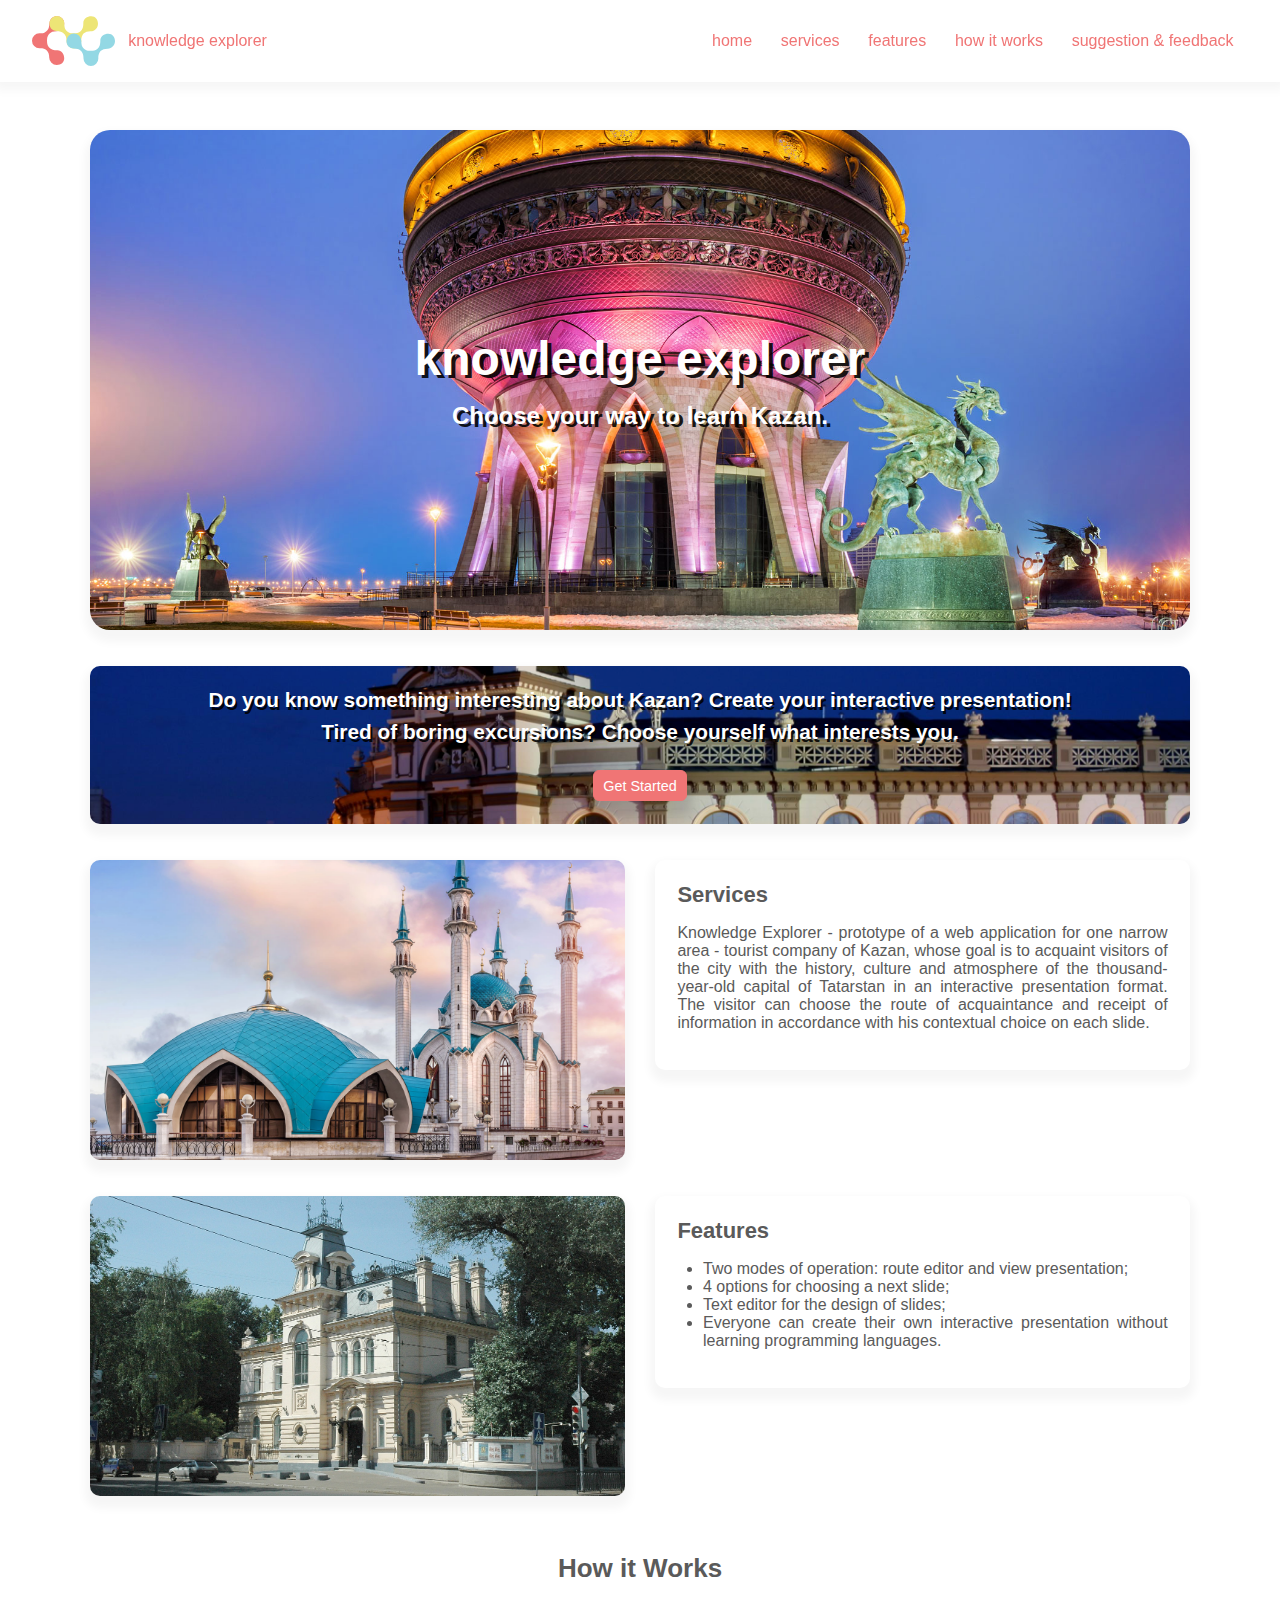
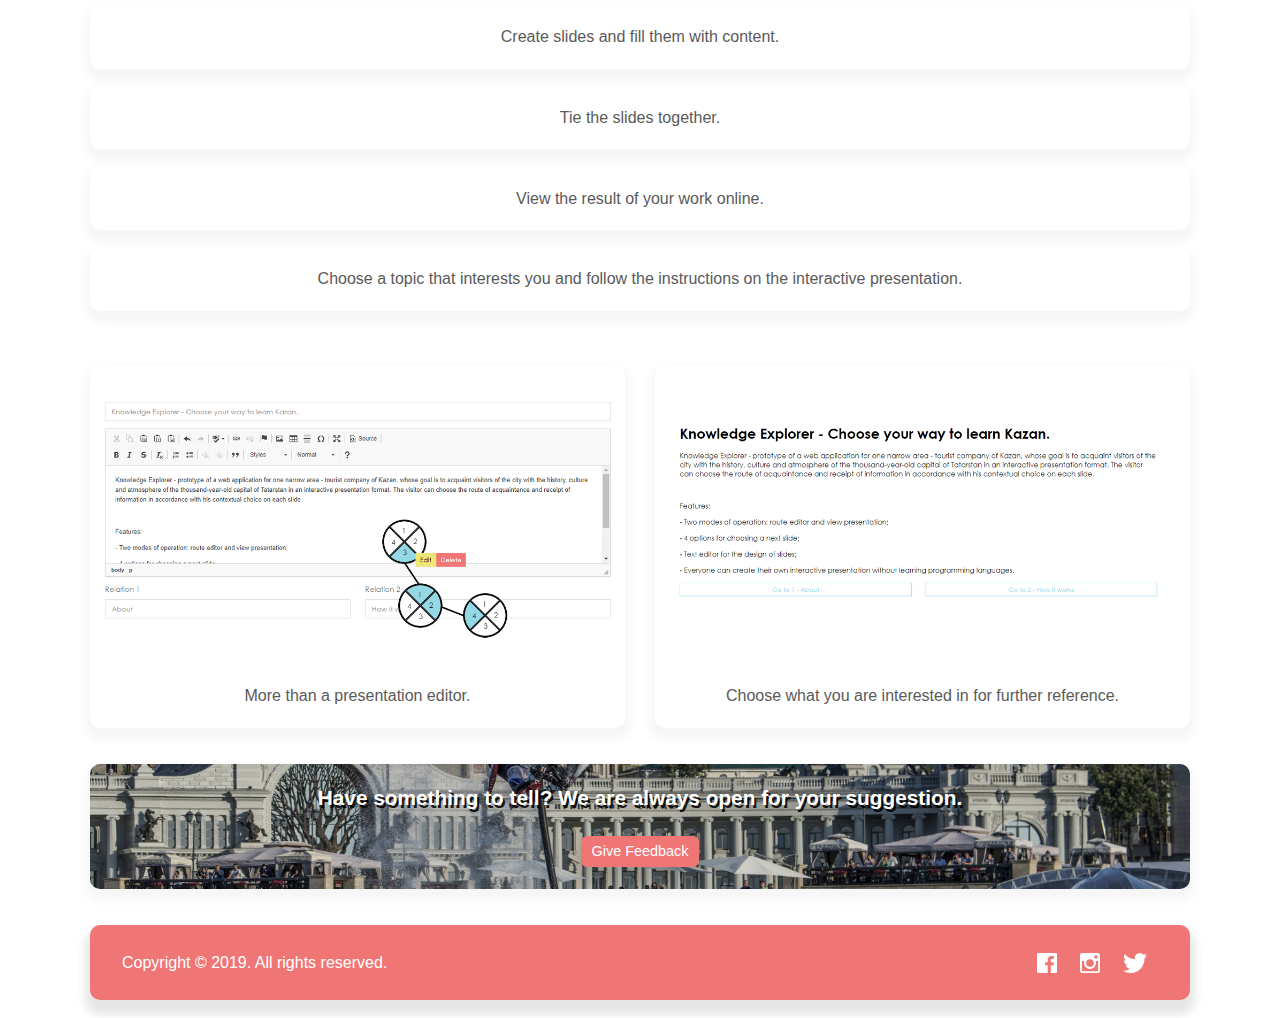
<file: design/index.html>
<!DOCTYPE html>
<html lang="en">
<head>
  <meta charset="UTF-8">
  <meta name="viewport" content="width=device-width, initial-scale=1.0">
  <title>knowledge explorer</title>
  <link rel="stylesheet" href="./style.css">
</head>
<body>

<div class="navbar">
  <div class="navbar-overlay">
    <a class="navbar-brand" href="#">
      <img src="./assets/ke-logo.svg" alt="">
      <span class="navbar-title">knowledge explorer</span>
    </a>
    <div class="navbar-nav">
      <div class="nav-item"><a class="nav-link" href="#">home</a></div>
      <div class="nav-item"><a class="nav-link" href="#">services</a></div>
      <div class="nav-item"><a class="nav-link" href="#">features</a></div>
      <div class="nav-item"><a class="nav-link" href="#">how it works</a></div>
      <div class="nav-item"><a class="nav-link" href="#">suggestion & feedback</a></div>
    </div>
  </div>
</div>

<div class="container" id="content">
  <div class="banner mb-2">
    <img src="./assets/kzn-3.jpg" alt="" class="banner-image">
    <div class="banner-content">
      <h1 class="banner-title">knowledge explorer</h1>
      <h5 class="banner-tagline">Choose your way to learn Kazan.</h5>
    </div>
  </div>

  <div class="call-to-action py-2">
    <div class="card card-image"
         style="background-image: url('./assets/national-museum-of-the-republic-of-tatarstan-1.jpg')">
      <div class="card-body">
        <div class="card-text">Do you know something interesting about Kazan? Create your interactive presentation!
        </div>
        <div class="card-text">Tired of boring excursions? Choose yourself what interests you.</div>
        <button class="btn btn-danger mt-2">Get Started</button>
      </div>
    </div>
  </div>

  <div class="services py-2">
    <div class="row">
      <div class="col">
        <div class="card">
          <img src="./assets/kzn-2.jpg" alt="" class="card-img">
        </div>
      </div>
      <div class="col">
        <div class="card">
          <div class="card-body text-justify">
            <h3 class="card-title">Services</h3>
            <p class="text-justify"> Knowledge Explorer - prototype of a web application for one narrow area - tourist
              company of Kazan, whose goal is to acquaint visitors of the city with the history, culture and atmosphere
              of the thousand-year-old capital of Tatarstan in an interactive presentation format. The visitor can
              choose the route of acquaintance and receipt of information in accordance with his contextual choice on
              each slide.
            </p>
          </div>
        </div>
      </div>
    </div>
  </div>

  <div class="features py-2">
    <div class="row">
      <div class="col">
        <div class="card">
          <img src="./assets/state-museum-of-fine-arts-of-the-republic-of-tatarstan-1.jpg" alt="" class="card-img">
        </div>
      </div>
      <div class="col">
        <div class="card">
          <div class="card-body text-justify">
            <h3 class="card-title">Features</h3>
            <ul>
              <li>Two modes of operation: route editor and view presentation;</li>
              <li>4 options for choosing a next slide;</li>
              <li>Text editor for the design of slides;</li>
              <li>Everyone can create their own interactive presentation without learning programming languages.</li>
            </ul>
          </div>
        </div>
      </div>
    </div>
  </div>

  <div class="how-it-works py-2">
    <h2 class="section-title text-center">How it Works</h2>

    <div class="card my-2">
      <div class="card-body text-center">Create slides and fill them with content.</div>
    </div>
    <div class="card my-2">
      <div class="card-body text-center">Tie the slides together.</div>
    </div>
    <div class="card my-2">
      <div class="card-body text-center">View the result of your work online.</div>
    </div>
    <div class="card my-2">
      <div class="card-body text-center">Choose a topic that interests you and follow the instructions on the
        interactive presentation.
      </div>
    </div>
  </div>

  <div class="screenshot py-2">
    <div class="row">
      <div class="col">
        <div class="card">
          <img src="./assets/editor.png" alt="" class="card-img">
          <div class="card-body text-center">More than a presentation editor.</div>
        </div>
      </div>
      <div class="col">
        <div class="card">
          <img src="./assets/presentation.png" alt="" class="card-img">
          <div class="card-body text-center">Choose what you are interested in for further reference.</div>
        </div>
      </div>
    </div>
  </div>

  <div class="suggestion py-2">
    <div class="card card-image"
         style="background-image: url('./assets/AP-1SPE7X4G51W11_news.jpg')">
      <div class="card-body">
        <div class="card-text">Have something to tell? We are always open for your suggestion.</div>
        <button class="btn btn-danger mt-2">Give Feedback</button>
      </div>
    </div>
  </div>

  <footer id="footer" class="my-2">
    <div class="row align-center">
      <div class="col copyright">Copyright &copy; 2019. All rights reserved.</div>
      <div class="col social-icon text-right">
        <a href="#"><img src="./assets/fb.svg" alt=""></a>
        <a href="#"><img src="./assets/ig.svg" alt=""></a>
        <a href="#"><img src="./assets/tw.svg" alt=""></a>
      </div>
    </div>
  </footer>
</div>


<script></script>
</body>
</html>
</file>
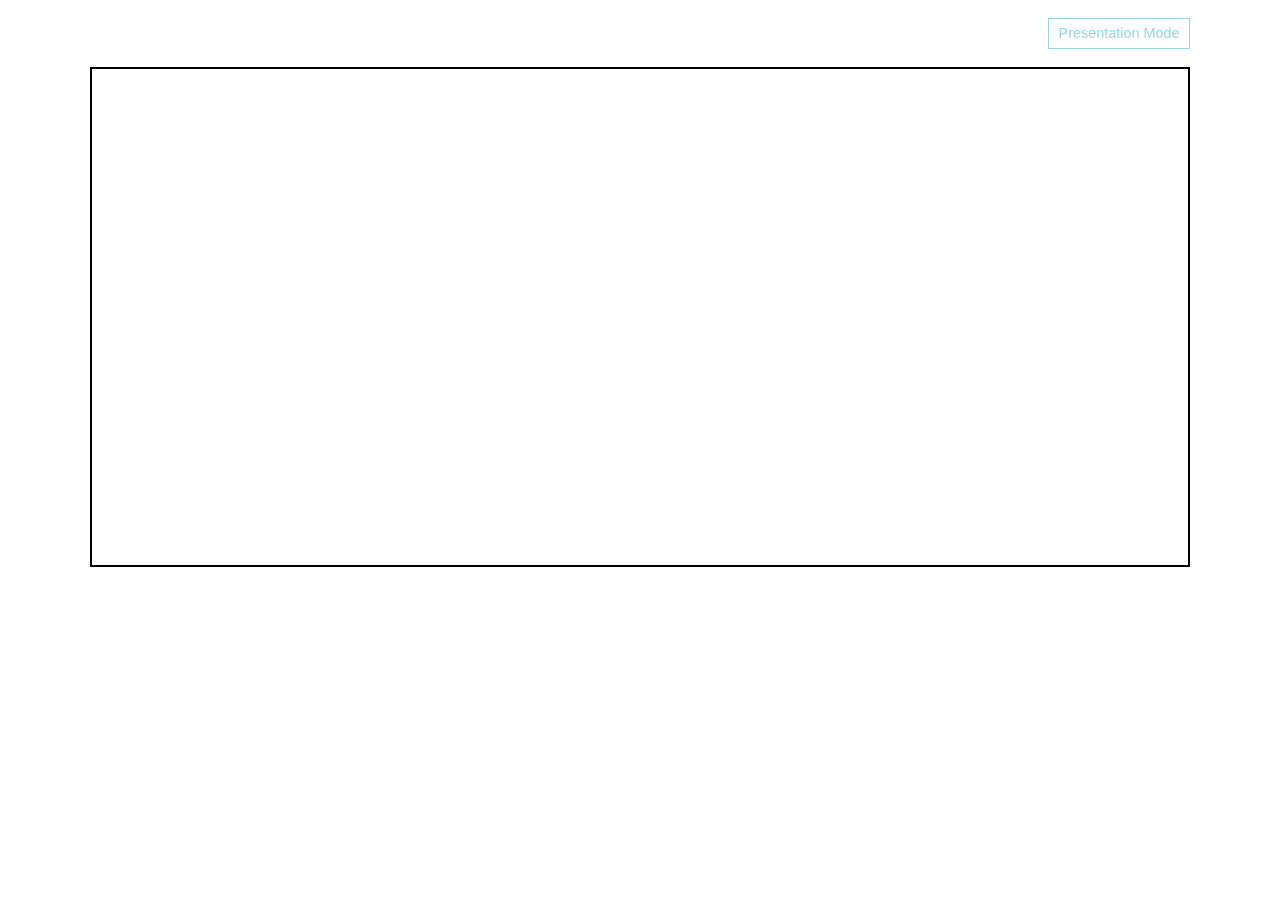
<file: frontend/index.html>
<!DOCTYPE html>
<html lang="en">
<head>
  <!-- meta -->
  <meta charset="UTF-8">
  <!-- title -->
  <title>Title</title>
  <!-- styles -->
  <link rel="stylesheet" href="./style.css">
</head>
<body>

<!-- view editor -->
<div class="modal view-editor">
  <div class="modal-dialog">
    <div class="modal-content">
      <div class="modal-body">
        <div class="form-group">
          <input type="text" class="form-control" id="inputTitle" placeholder="Insert Title">
        </div>
        <div class="form-group">
          <div id="editor"></div>
        </div>
        <div class="row relation-editor">
        </div>
        <div class="form-action">
          <button class="btn btn-outline-primary modal-close">Close</button>
        </div>
      </div>
    </div>
  </div>
</div>

<div class="container">
  <!-- route editor  -->
  <div class="header row my-2">
    <div class="text-right col">
      <button class="btn btn-outline-primary btn-change-mode">Presentation Mode</button>
    </div>
  </div>
  <div class="route-editor"></div>

  <div class="presentation-view d-none">
  </div>
</div>

<!-- scripts -->
<script src="ckeditor/ckeditor.js"></script>
<script src="helper.js"></script>
<script src="Link.js"></script>
<script src="Element.js"></script>
<script src="Main.js"></script>
<script src="app.js"></script>

</body>
</html>
</file>
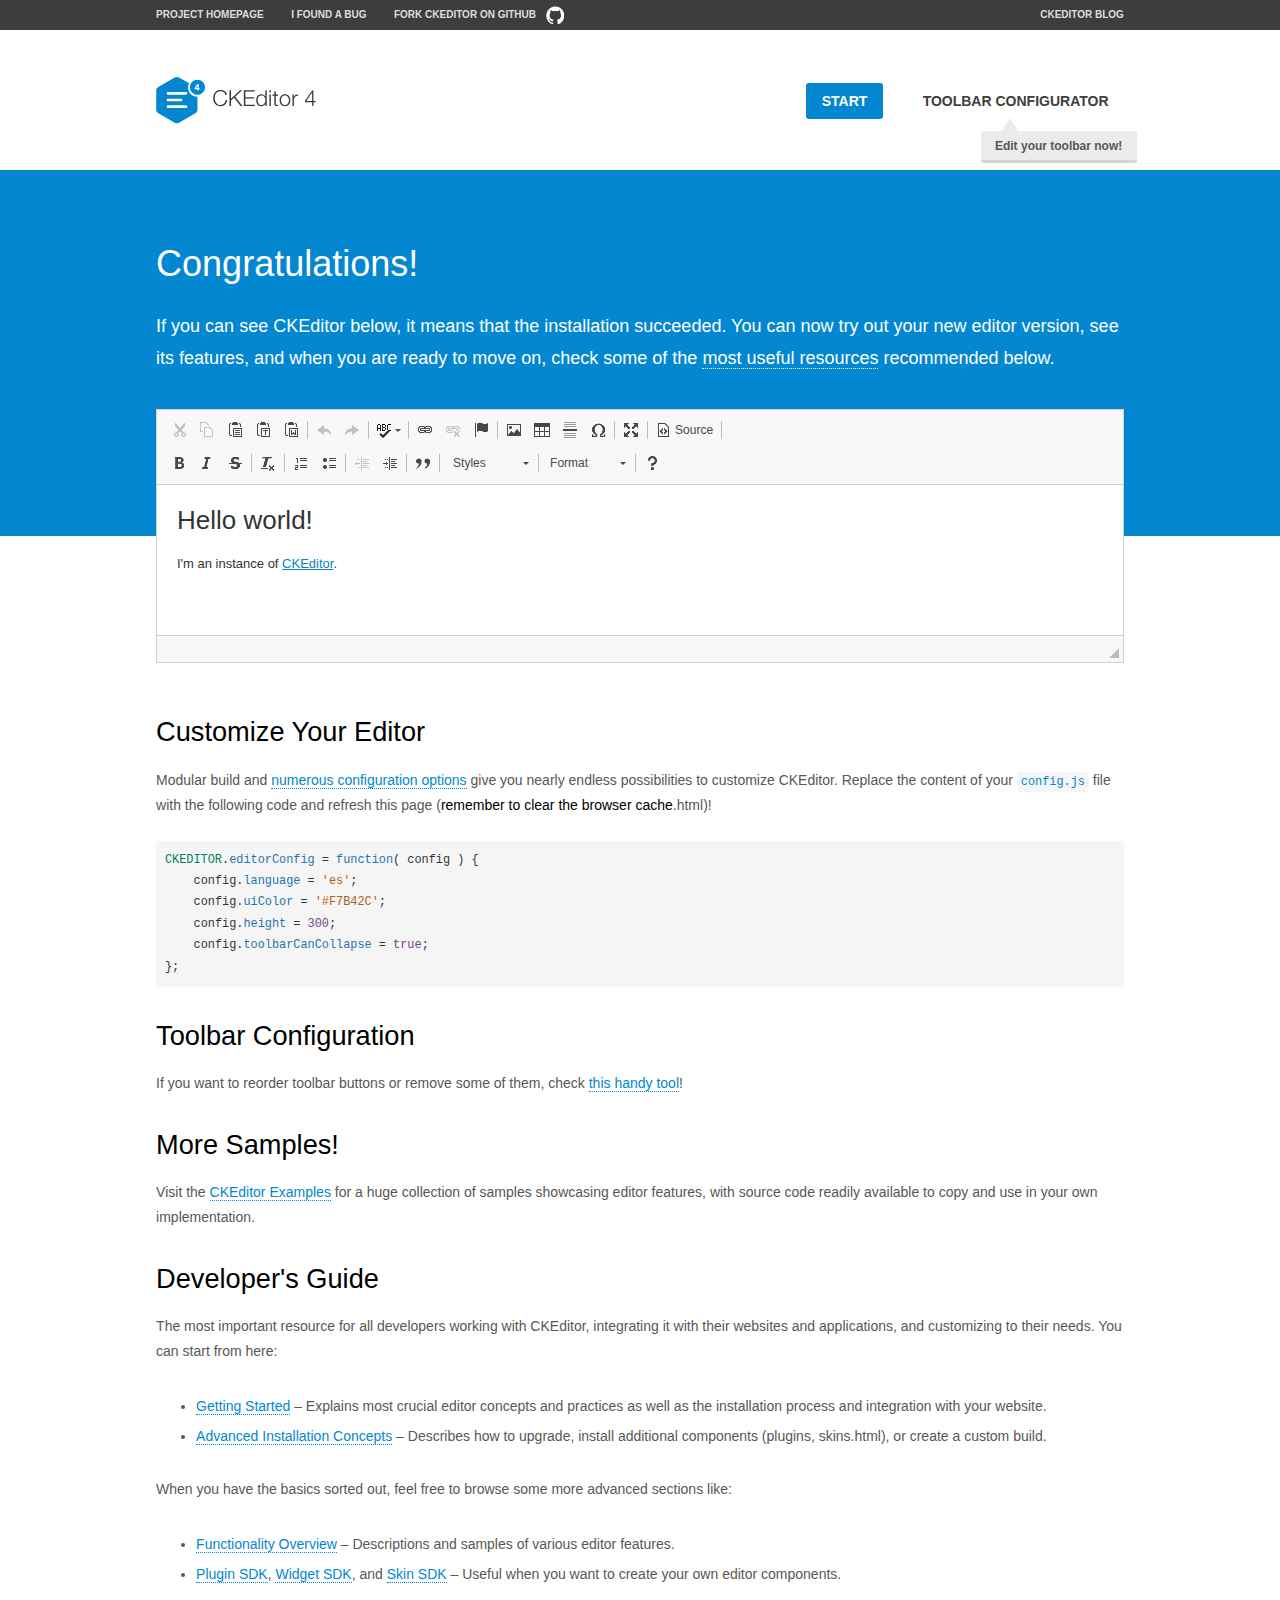
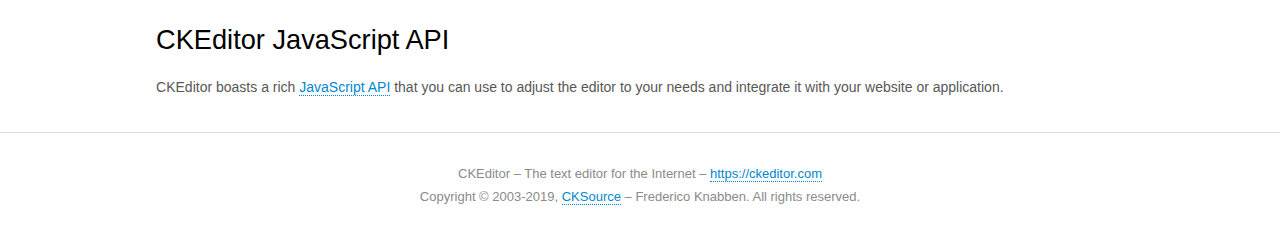
<file: frontend/ckeditor/samples/index.html>
<!DOCTYPE html>
<!--
Copyright (c) 2003-2019, CKSource - Frederico Knabben. All rights reserved.
For licensing, see LICENSE.md or https://ckeditor.com/legal/ckeditor-oss-license
-->
<html>
<head>
	<meta charset="utf-8">
	<title>CKEditor Sample</title>
	<script src="../ckeditor.js"></script>
	<script src="js/sample.js"></script>
	<link rel="stylesheet" href="css/samples.css">
	<link rel="stylesheet" href="toolbarconfigurator/lib/codemirror/neo.css">
</head>
<body id="main">

<nav class="navigation-a">
	<div class="grid-container">
		<ul class="navigation-a-left grid-width-70">
			<li><a href="https://ckeditor.com/ckeditor-4/">Project Homepage</a></li>
			<li><a href="https://github.com/ckeditor/ckeditor-dev/issues">I found a bug</a></li>
			<li><a href="https://github.com/ckeditor/ckeditor-dev" class="icon-pos-right icon-navigation-a-github">Fork CKEditor on GitHub</a></li>
		</ul>
		<ul class="navigation-a-right grid-width-30">
			<li><a href="https://ckeditor.com/blog/">CKEditor Blog</a></li>
		</ul>
	</div>
</nav>

<header class="header-a">
	<div class="grid-container">
		<h1 class="header-a-logo grid-width-30">
			<a href="index.html"><img src="img/logo.svg" onerror="this.src='img/logo.png'; this.onerror=null;" alt="CKEditor Sample"></a>
		</h1>

		<nav class="navigation-b grid-width-70">
			<ul>
				<li><a href="index.html" class="button-a button-a-background">Start</a></li>
				<li><a href="toolbarconfigurator/index.html" class="button-a">Toolbar configurator <span class="balloon-a balloon-a-nw">Edit your toolbar now!</span></a></li>
			</ul>
		</nav>
	</div>
</header>

<main>
	<div class="adjoined-top">
		<div class="grid-container">
			<div class="content grid-width-100">
				<h1>Congratulations!</h1>
				<p>
					If you can see CKEditor below, it means that the installation succeeded.
					You can now try out your new editor version, see its features, and when you are ready to move on, check some of the <a href="#sample-customize">most useful resources</a> recommended below.
				</p>
			</div>
		</div>
	</div>
	<div class="adjoined-bottom">
		<div class="grid-container">
			<div class="grid-width-100">
				<div id="editor">
					<h1>Hello world!</h1>
					<p>I'm an instance of <a href="https://ckeditor.com">CKEditor</a>.</p>
				</div>
			</div>
		</div>
	</div>

	<div class="grid-container">
		<div class="content grid-width-100">
			<section id="sample-customize">
				<h2>Customize Your Editor</h2>
				<p>Modular build and <a href="https://ckeditor.com/docs/ckeditor4/latest/guide/dev_configuration.html">numerous configuration options</a> give you nearly endless possibilities to customize CKEditor. Replace the content of your <code><a href="../config.js">config.js</a></code> file with the following code and refresh this page (<strong>remember to clear the browser cache</strong>.html)!</p>
		<pre class="cm-s-neo CodeMirror"><code><span style="padding-right: 0.1px;"><span class="cm-variable">CKEDITOR</span>.<span class="cm-property">editorConfig</span> <span class="cm-operator">=</span> <span class="cm-keyword">function</span>( <span class="cm-def">config</span> ) {</span>
<span style="padding-right: 0.1px;"><span class="cm-tab">	</span><span class="cm-variable-2">config</span>.<span class="cm-property">language</span> <span class="cm-operator">=</span> <span class="cm-string">'es'</span>;</span>
<span style="padding-right: 0.1px;"><span class="cm-tab">	</span><span class="cm-variable-2">config</span>.<span class="cm-property">uiColor</span> <span class="cm-operator">=</span> <span class="cm-string">'#F7B42C'</span>;</span>
<span style="padding-right: 0.1px;"><span class="cm-tab">	</span><span class="cm-variable-2">config</span>.<span class="cm-property">height</span> <span class="cm-operator">=</span> <span class="cm-number">300</span>;</span>
<span style="padding-right: 0.1px;"><span class="cm-tab">	</span><span class="cm-variable-2">config</span>.<span class="cm-property">toolbarCanCollapse</span> <span class="cm-operator">=</span> <span class="cm-atom">true</span>;</span>
<span style="padding-right: 0.1px;">};</span></code></pre>
			</section>

			<section>
				<h2>Toolbar Configuration</h2>
				<p>If you want to reorder toolbar buttons or remove some of them, check <a href="toolbarconfigurator/index.html">this handy tool</a>!</p>
			</section>

			<section>
				<h2>More Samples!</h2>
				<p>Visit the <a href="https://ckeditor.com/docs/ckeditor4/latest/examples/index.html">CKEditor Examples</a> for a huge collection of samples showcasing editor features, with source code readily available to copy and use in your own implementation.</p>
			</section>

			<section>
				<h2>Developer's Guide</h2>
				<p>The most important resource for all developers working with CKEditor, integrating it with their websites and applications, and customizing to their needs. You can start from here:</p>
				<ul>
					<li><a href="https://ckeditor.com/docs/ckeditor4/latest/guide/dev_installation.html">Getting Started</a> &ndash; Explains most crucial editor concepts and practices as well as the installation process and integration with your website.</li>
					<li><a href="https://ckeditor.com/docs/ckeditor4/latest/guide/dev_advanced_installation.html">Advanced Installation Concepts</a> &ndash; Describes how to upgrade, install additional components (plugins, skins.html), or create a custom build.</li>
				</ul>
					<p>When you have the basics sorted out, feel free to browse some more advanced sections like:</p>
				<ul>
					<li><a href="https://ckeditor.com/docs/ckeditor4/latest/guide/dev_features.html">Functionality Overview</a> &ndash; Descriptions and samples of various editor features.</li>
					<li><a href="https://ckeditor.com/docs/ckeditor4/latest/guide/plugin_sdk_intro.html">Plugin SDK</a>, <a href="https://ckeditor.com/docs/ckeditor4/latest/guide/widget_sdk_intro.html">Widget SDK</a>, and <a href="https://ckeditor.com/docs/ckeditor4/latest/guide/skin_sdk_intro.html">Skin SDK</a> &ndash; Useful when you want to create your own editor components.</li>
				</ul>
			</section>

			<section>
				<h2>CKEditor JavaScript API</h2>
				<p>CKEditor boasts a rich <a href="https://ckeditor.com/docs/ckeditor4/latest/api/index.html">JavaScript API</a> that you can use to adjust the editor to your needs and integrate it with your website or application.</p>
			</section>
		</div>
	</div>
</main>

<footer class="footer-a grid-container">
	<div class="grid-container">
		<p class="grid-width-100">
			CKEditor &ndash; The text editor for the Internet &ndash; <a class="samples" href="https://ckeditor.com/">https://ckeditor.com</a>
		</p>
		<p class="grid-width-100" id="copy">
			Copyright &copy; 2003-2019, <a class="samples" href="https://cksource.com/">CKSource</a> &ndash; Frederico Knabben. All rights reserved.
		</p>
	</div>
</footer>
<script>
	initSample();
</script>

</body>
</html>
</file>
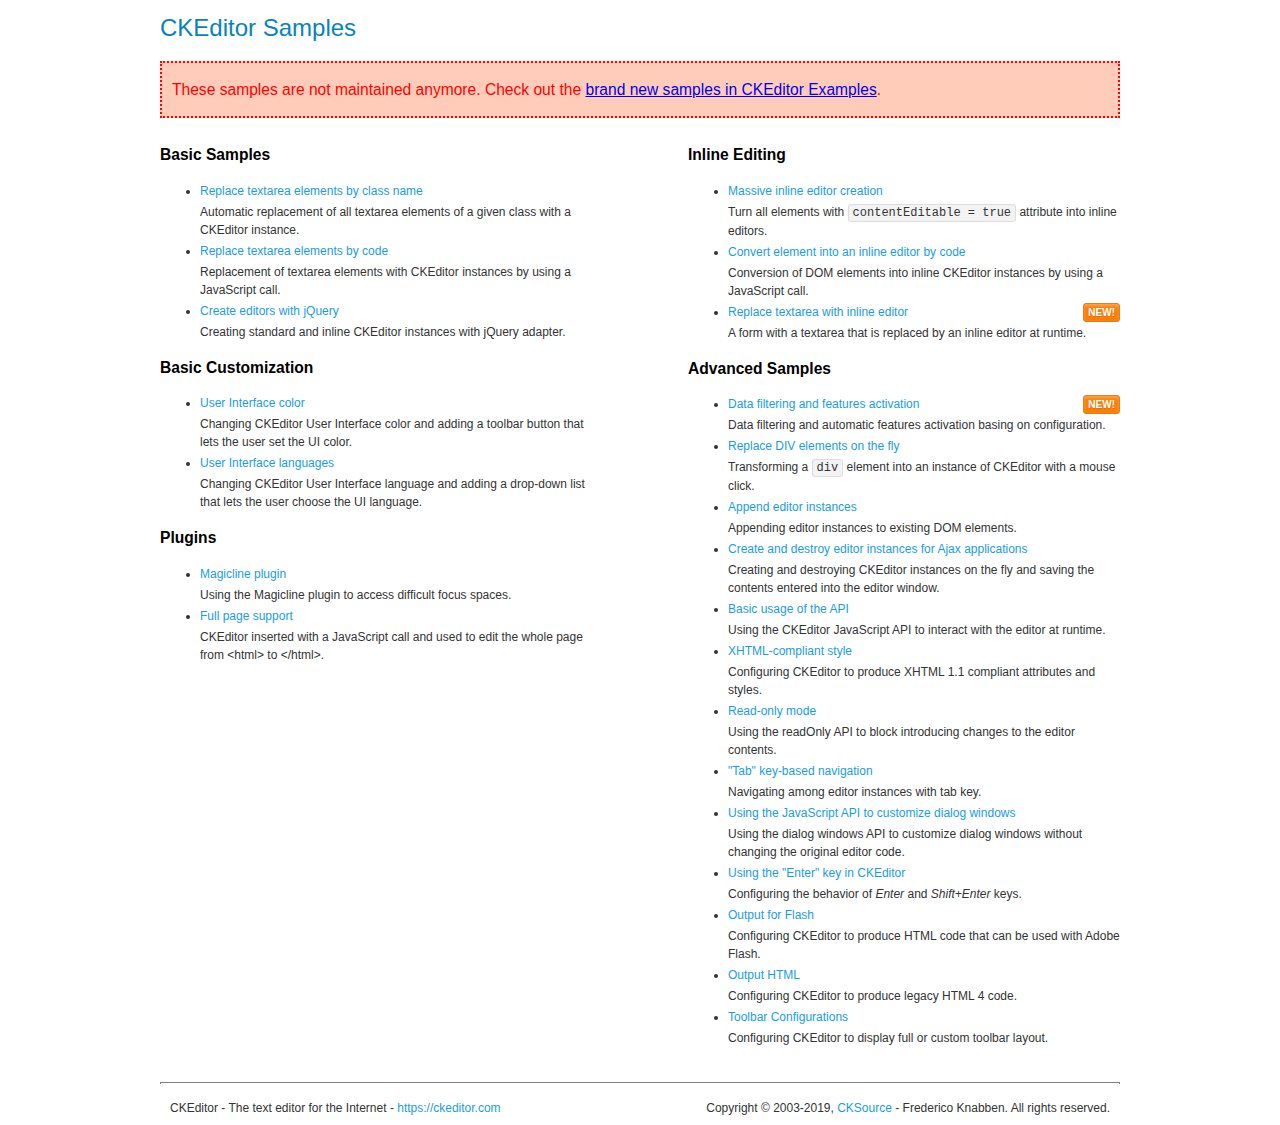
<file: frontend/ckeditor/samples/old/index.html>
<!DOCTYPE html>
<!--
Copyright (c) 2003-2019, CKSource - Frederico Knabben. All rights reserved.
For licensing, see LICENSE.md or https://ckeditor.com/legal/ckeditor-oss-license
-->
<html>
<head>
	<meta charset="utf-8">
	<title>CKEditor Samples</title>
	<link rel="stylesheet" href="sample.css">
</head>
<body>
	<h1 class="samples">
		CKEditor Samples
	</h1>
	<div class="warning deprecated">
		These samples are not maintained anymore. Check out the <a href="https://ckeditor.com/docs/ckeditor4/latest/examples/index.html">brand new samples in CKEditor Examples</a>.
	</div>
	<div class="twoColumns">
		<div class="twoColumnsLeft">
			<h2 class="samples">
				Basic Samples
			</h2>
			<dl class="samples">
				<dt><a class="samples" href="replacebyclass.html">Replace textarea elements by class name</a></dt>
				<dd>Automatic replacement of all textarea elements of a given class with a CKEditor instance.</dd>

				<dt><a class="samples" href="replacebycode.html">Replace textarea elements by code</a></dt>
				<dd>Replacement of textarea elements with CKEditor instances by using a JavaScript call.</dd>

				<dt><a class="samples" href="jquery.html">Create editors with jQuery</a></dt>
				<dd>Creating standard and inline CKEditor instances with jQuery adapter.</dd>
			</dl>

			<h2 class="samples">
				Basic Customization
			</h2>
			<dl class="samples">
				<dt><a class="samples" href="uicolor.html">User Interface color</a></dt>
				<dd>Changing CKEditor User Interface color and adding a toolbar button that lets the user set the UI color.</dd>

				<dt><a class="samples" href="uilanguages.html">User Interface languages</a></dt>
				<dd>Changing CKEditor User Interface language and adding a drop-down list that lets the user choose the UI language.</dd>
			</dl>


			<h2 class="samples">Plugins</h2>
<dl class="samples">
<dt><a class="samples" href="magicline/magicline.html">Magicline plugin</a></dt>
<dd>Using the Magicline plugin to access difficult focus spaces.</dd>

<dt><a class="samples" href="wysiwygarea/fullpage.html">Full page support</a></dt>
<dd>CKEditor inserted with a JavaScript call and used to edit the whole page from &lt;html&gt; to &lt;/html&gt;.</dd>
</dl>
		</div>
		<div class="twoColumnsRight">
			<h2 class="samples">
				Inline Editing
			</h2>
			<dl class="samples">
				<dt><a class="samples" href="inlineall.html">Massive inline editor creation</a></dt>
				<dd>Turn all elements with <code>contentEditable = true</code> attribute into inline editors.</dd>

				<dt><a class="samples" href="inlinebycode.html">Convert element into an inline editor by code</a></dt>
				<dd>Conversion of DOM elements into inline CKEditor instances by using a JavaScript call.</dd>

				<dt><a class="samples" href="inlinetextarea.html">Replace textarea with inline editor</a> <span class="new">New!</span></dt>
				<dd>A form with a textarea that is replaced by an inline editor at runtime.</dd>

				
			</dl>

			<h2 class="samples">
				Advanced Samples
			</h2>
			<dl class="samples">
				<dt><a class="samples" href="datafiltering.html">Data filtering and features activation</a> <span class="new">New!</span></dt>
				<dd>Data filtering and automatic features activation basing on configuration.</dd>

				<dt><a class="samples" href="divreplace.html">Replace DIV elements on the fly</a></dt>
				<dd>Transforming a <code>div</code> element into an instance of CKEditor with a mouse click.</dd>

				<dt><a class="samples" href="appendto.html">Append editor instances</a></dt>
				<dd>Appending editor instances to existing DOM elements.</dd>

				<dt><a class="samples" href="ajax.html">Create and destroy editor instances for Ajax applications</a></dt>
				<dd>Creating and destroying CKEditor instances on the fly and saving the contents entered into the editor window.</dd>

				<dt><a class="samples" href="api.html">Basic usage of the API</a></dt>
				<dd>Using the CKEditor JavaScript API to interact with the editor at runtime.</dd>

				<dt><a class="samples" href="xhtmlstyle.html">XHTML-compliant style</a></dt>
				<dd>Configuring CKEditor to produce XHTML 1.1 compliant attributes and styles.</dd>

				<dt><a class="samples" href="readonly.html">Read-only mode</a></dt>
				<dd>Using the readOnly API to block introducing changes to the editor contents.</dd>

				<dt><a class="samples" href="tabindex.html">"Tab" key-based navigation</a></dt>
				<dd>Navigating among editor instances with tab key.</dd>


				
<dt><a class="samples" href="dialog/dialog.html">Using the JavaScript API to customize dialog windows</a></dt>
<dd>Using the dialog windows API to customize dialog windows without changing the original editor code.</dd>

<dt><a class="samples" href="enterkey/enterkey.html">Using the &quot;Enter&quot; key in CKEditor</a></dt>
<dd>Configuring the behavior of <em>Enter</em> and <em>Shift+Enter</em> keys.</dd>

<dt><a class="samples" href="htmlwriter/outputforflash.html">Output for Flash</a></dt>
<dd>Configuring CKEditor to produce HTML code that can be used with Adobe Flash.</dd>

<dt><a class="samples" href="htmlwriter/outputhtml.html">Output HTML</a></dt>
<dd>Configuring CKEditor to produce legacy HTML 4 code.</dd>

<dt><a class="samples" href="toolbar/toolbar.html">Toolbar Configurations</a></dt>
<dd>Configuring CKEditor to display full or custom toolbar layout.</dd>

			</dl>
		</div>
	</div>
	<div id="footer">
		<hr>
		<p>
			CKEditor - The text editor for the Internet - <a class="samples" href="https://ckeditor.com/">https://ckeditor.com</a>
		</p>
		<p id="copy">
			Copyright &copy; 2003-2019, <a class="samples" href="https://cksource.com/">CKSource</a> - Frederico Knabben. All rights reserved.
		</p>
	</div>
</body>
</html>
</file>
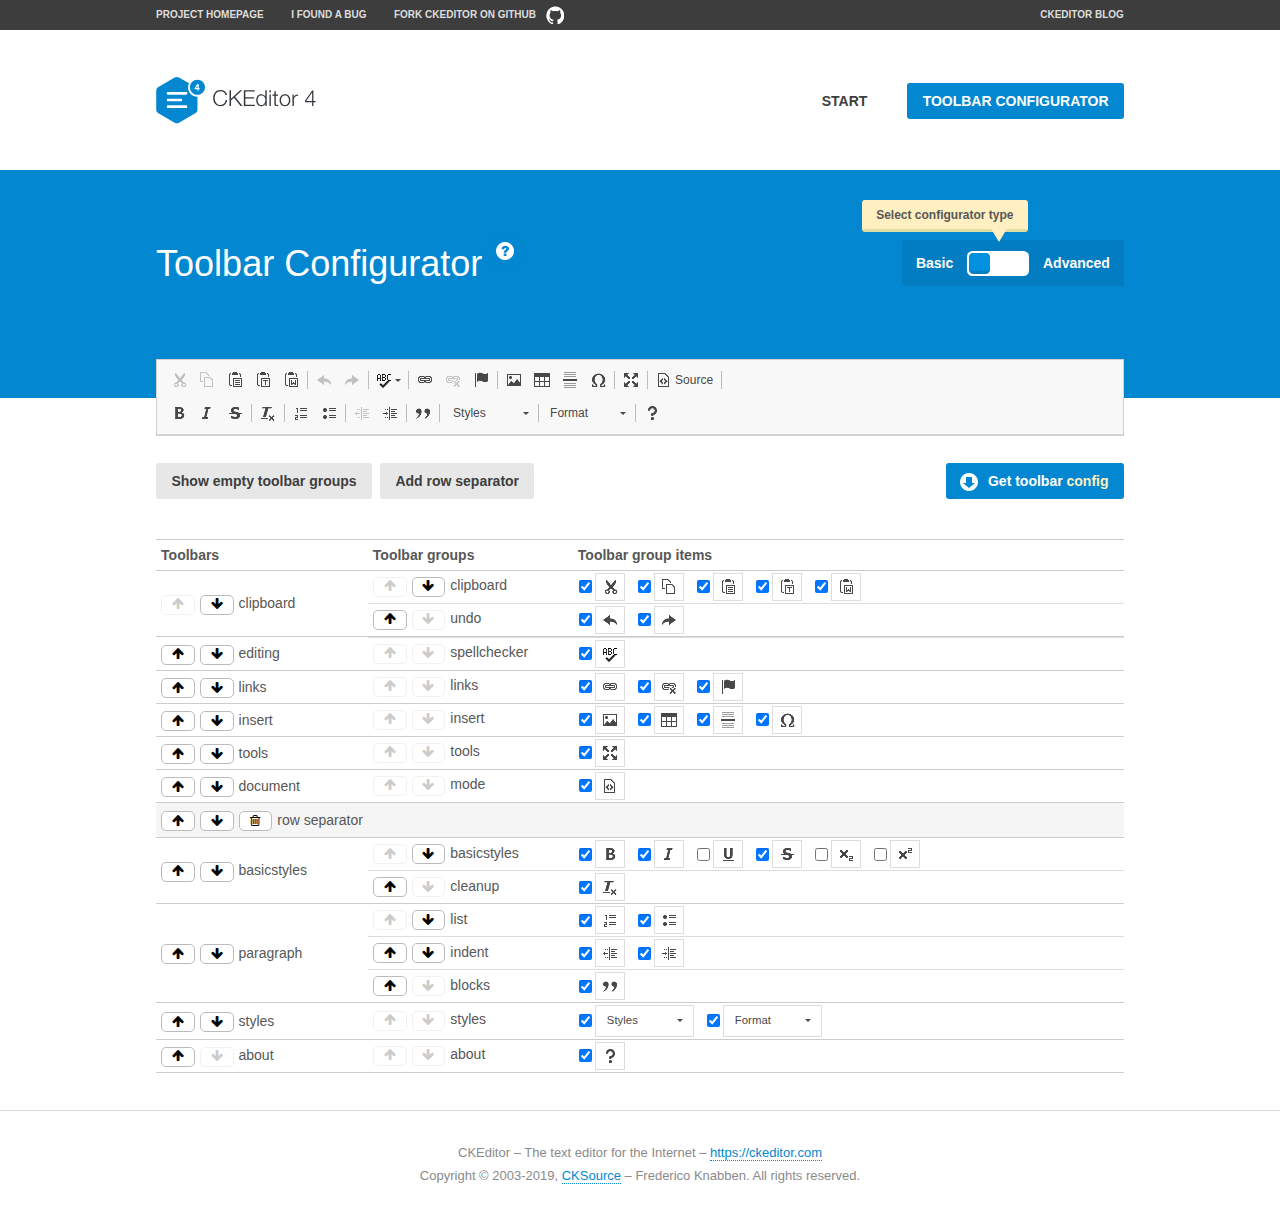
<file: frontend/ckeditor/samples/toolbarconfigurator/index.html>
<!DOCTYPE html>
<!--
Copyright (c) 2003-2019, CKSource - Frederico Knabben. All rights reserved.
For licensing, see LICENSE.md or https://ckeditor.com/legal/ckeditor-oss-license
-->
<!--[if IE 8]><html class="ie8"><![endif]-->
<!--[if gt IE 8]><html><![endif]-->
<!--[if !IE]><!--><html><!--<![endif]-->
<head>
	<meta charset="utf-8">
	<title>Toolbar Configurator</title>
	<script src="../../ckeditor.js"></script>
	<script>
		if ( CKEDITOR.env.ie && CKEDITOR.env.version < 9 )
			CKEDITOR.tools.enableHtml5Elements( document );
	</script>
	<link rel="stylesheet" href="lib/codemirror/codemirror.css">
	<link rel="stylesheet" href="lib/codemirror/show-hint.css">
	<link rel="stylesheet" href="lib/codemirror/neo.css">
	<link rel="stylesheet" href="css/fontello.css">
	<link rel="stylesheet" href="../css/samples.css">
</head>
<body id="toolbar">

<nav class="navigation-a">
	<div class="grid-container">
		<ul class="navigation-a-left grid-width-70">
			<li><a href="https://ckeditor.com/ckeditor-4/">Project Homepage</a></li>
			<li><a href="https://github.com/ckeditor/ckeditor-dev/issues">I found a bug</a></li>
			<li><a href="https://github.com/ckeditor/ckeditor-dev" class="icon-pos-right icon-navigation-a-github">Fork CKEditor on GitHub</a></li>
		</ul>
		<ul class="navigation-a-right grid-width-30">
			<li><a href="https://ckeditor.com/blog/">CKEditor Blog</a></li>
		</ul>
	</div>
</nav>

<header class="header-a">
	<div class="grid-container">
		<h1 class="header-a-logo grid-width-30">
			<a href="../index.html"><img src="../img/logo.svg" onerror="this.src='../img/logo.png'; this.onerror=null;" alt="CKEditor Logo"></a>
		</h1>
		<nav class="navigation-b grid-width-70">
			<ul>
				<li><a href="../index.html"  class="button-a">Start</a></li>
				<li><a href="index.html"  class="button-a button-a-background">Toolbar configurator</a></li>
			</ul>
		</nav>
	</div>
</header>

<main>
	<div class="adjoined-top">
		<div class="grid-container">
			<div class="content grid-width-100">
				<div class="grid-container-nested">
					<h1 class="grid-width-60">
						Toolbar Configurator
						<a href="#help-content" type="button" title="Configurator help" id="help" class="button-a button-a-background button-a-no-text icon-pos-left icon-question-mark">Help</a>
					</h1>

					<div class="grid-width-40 grid-switch-magic">
						<div class="switch">
							<span class="balloon-a balloon-a-se">Select configurator type</span>
							<input type="radio" name="radio" data-num="1" id="radio-basic" />
							<input type="radio" name="radio" data-num="2" id="radio-advanced" />
							<label data-for="1" for="radio-basic">Basic</label>
							<span class="switch-inner">
								<span class="handler"></span>
							</span>
							<label data-for="2" for="radio-advanced">Advanced</label>
						</div>
					</div>
				</div>
			</div>
		</div>
	</div>
	<div class="adjoined-bottom">
		<div class="grid-container">
			<div class="grid-width-100">
				<div class="editors-container">
					<div id="editor-basic"></div>
					<div id="editor-advanced"></div>
				</div>
			</div>
		</div>
	</div>

	<div class="grid-container configurator">
		<div class="content grid-width-100">
			<div class="configurator">
				<div>
					<div id="toolbarModifierWrapper"></div>
				</div>
			</div>
		</div>
	</div>

	<div id="help-content">
		<div class="grid-container">
			<div class="grid-width-100">
				<h2>What Am I Doing Here?</h2>

				<div class="grid-container grid-container-nested">
					<div class="basic">
						<div class="grid-width-50">
							<p>Arrange <a href="https://ckeditor.com/docs/ckeditor4/latest/api/CKEDITOR_config.html#cfg-toolbarGroups">toolbar groups</a>, toggle <a href="https://ckeditor.com/docs/ckeditor4/latest/api/CKEDITOR_config.html#cfg-removeButtons">button visibility</a> according to your needs and get your toolbar configuration.</p>
							<p>You can replace the content of the <a href="../../config.js"><code>config.js</code></a> file with the generated configuration. If you already set some configuration options you will need to merge both configurations.</p>
						</div>
						<div class="grid-width-50">
							<p>Read more about different ways of <a href="https://ckeditor.com/docs/ckeditor4/latest/guide/dev_configuration.html">setting configuration</a> and do not forget about <strong>clearing browser cache</strong>.</p>
							<p>Arranging toolbar groups is the recommended way of configuring the toolbar, but if you need more freedom you can use the <a href="#advanced">advanced configurator</a>.</p>
						</div>
					</div>
					<div class="advanced" style="display: none;">
						<div class="grid-width-50">
							<p>With this code editor you can edit your <a href="https://ckeditor.com/docs/ckeditor4/latest/api/CKEDITOR_config.html#cfg-toolbar">toolbar configuration</a> live.</p>
							<p>You can replace the content of the <a href="../../config.js"><code>config.js</code></a> file with the generated configuration. If you already set some configuration options you will need to merge both configurations.</p>
						</div>
						<div class="grid-width-50">
							<p>Read more about different ways of <a href="https://ckeditor.com/docs/ckeditor4/latest/guide/dev_configuration.html">setting configuration</a> and do not forget about <strong>clearing browser cache</strong>.</p>
						</div>
					</div>
				</div>

				<p class="grid-container grid-container-nested">
					<button type="button" class="help-content-close grid-width-100 button-a button-a-background">Got it. Let's play!</button>
				</p>
			</div>
		</div>
	</div>
</main>

<footer class="footer-a grid-container">
	<p class="grid-width-100">
		CKEditor &ndash; The text editor for the Internet &ndash; <a class="samples" href="https://ckeditor.com/">https://ckeditor.com</a>
	</p>
	<p class="grid-width-100" id="copy">
		Copyright &copy; 2003-2019, <a class="samples" href="https://cksource.com/">CKSource</a> &ndash; Frederico Knabben. All rights reserved.
	</p>
</footer>

<script src="lib/codemirror/codemirror.js"></script>
<script src="lib/codemirror/javascript.js"></script>
<script src="lib/codemirror/show-hint.js"></script>

<script src="js/fulltoolbareditor.js"></script>
<script src="js/abstracttoolbarmodifier.js"></script>
<script src="js/toolbarmodifier.js"></script>
<script src="js/toolbartextmodifier.js"></script>
<script src="../js/sf.js"></script>

<script>
	( function() {
		'use strict';

		var mode = ( window.location.hash.substr( 1 ) === 'advanced' ) ? 'advanced' : 'basic',
			configuratorSection = CKEDITOR.document.findOne( 'main > .grid-container.configurator' ),
			basicInstruction = CKEDITOR.document.findOne( '#help-content .basic' ),
			advancedInstruction = CKEDITOR.document.findOne( '#help-content .advanced' ),

			// Configurator mode switcher.
			modeSwitchBasic = CKEDITOR.document.getById( 'radio-basic' ),
			modeSwitchAdvanced = CKEDITOR.document.getById( 'radio-advanced' );

		// Initial setup
		function updateSwitcher() {
			if ( mode === 'advanced' ) {
				modeSwitchAdvanced.$.checked = true;
			} else {
				modeSwitchBasic.$.checked = true;
			}
		}

		updateSwitcher();

		CKEDITOR.document.getWindow().on( 'hashchange', function( e ) {
			var hash = window.location.hash.substr( 1 );
			if ( !( hash === 'advanced' || hash === 'basic' ) ) {
				return;
			}
			mode = hash;
			onToolbarsDone( mode );
		} );

		CKEDITOR.document.getWindow().on( 'resize', function() {
			updateToolbar( ( mode === 'basic' ? toolbarModifier : toolbarTextModifier )[ 'editorInstance' ] );
		} );

		function onRefresh( modifier ) {
			modifier = modifier || this;

			if ( mode === 'basic' && modifier instanceof ToolbarConfigurator.ToolbarTextModifier ) {
				return;
			}

			// CodeMirror container becomes visible, so we need to refresh and to avoid rendering problems.
			if ( mode === 'advanced' && modifier instanceof ToolbarConfigurator.ToolbarTextModifier ) {
				modifier.codeContainer.refresh();
			}

			updateToolbar( modifier.editorInstance );
		}

		function updateToolbar( editor ) {
			var editorContainer = editor.container;

			// Not always editor is loaded.
			if ( !editorContainer ) {
				return;
			}

			var displayStyle = editorContainer.getStyle( 'display' );

			editorContainer.setStyle( 'display', 'block' );

			var newHeight = editorContainer.getSize( 'height' );

			var newMarginTop = parseInt( editorContainer.getComputedStyle( 'margin-top' ), 10 );
			newMarginTop = ( isNaN( newMarginTop ) ? 0 : Number( newMarginTop ) );

			var newMarginBottom = parseInt( editorContainer.getComputedStyle( 'margin-bottom' ), 10 );
			newMarginBottom = ( isNaN( newMarginBottom ) ? 0 : Number( newMarginBottom ) );

			var result = newHeight + newMarginTop + newMarginBottom;

			editorContainer.setStyle( 'display', displayStyle );

			editor.container.getAscendant( 'div' ).setStyle( 'height', result + 'px' );
		}

		var toolbarModifier = new ToolbarConfigurator.ToolbarModifier( 'editor-basic' );

		var done = 0;
		toolbarModifier.init( onToolbarInit );
		toolbarModifier.onRefresh = onRefresh;

		CKEDITOR.document.getById( 'toolbarModifierWrapper' ).append( toolbarModifier.mainContainer );

		var toolbarTextModifier = new ToolbarConfigurator.ToolbarTextModifier( 'editor-advanced' );
		toolbarTextModifier.init( onToolbarInit );
		toolbarTextModifier.onRefresh = onRefresh;

		function onToolbarInit() {
			if ( ++done === 2 ) {
				onToolbarsDone();

				positionSticky.watch( CKEDITOR.document.findOne( '.toolbar' ), function() {
					return mode === 'advanced';
				} );
			}
		}

		function onToolbarsDone() {
			if ( mode === 'basic' ) {
				toggleModeBasic( false );
			} else {
				toggleModeAdvanced( false );
			}

			updateSwitcher();

			setTimeout( function() {
				CKEDITOR.document.findOne( '.editors-container' ).addClass( 'active' );
				CKEDITOR.document.findOne( '#toolbarModifierWrapper' ).addClass( 'active' );
			}, 200 );
		}

		CKEDITOR.document.getById( 'toolbarModifierWrapper' ).append( toolbarTextModifier.mainContainer );

		function toogleModeSwitch( onElement, offElement, onModifier, offModifier ) {
			onElement.addClass( 'fancy-button-active' );
			offElement.removeClass( 'fancy-button-active' );

			onModifier.showUI();
			offModifier.hideUI();
		}

		function toggleModeBasic( callOnRefresh ) {
			callOnRefresh = ( callOnRefresh !== false );
			mode = 'basic';
			window.location.hash = '#basic';
			toogleModeSwitch( modeSwitchBasic, modeSwitchAdvanced, toolbarModifier, toolbarTextModifier );

			configuratorSection.removeClass( 'freed-width' );
			basicInstruction.show();
			advancedInstruction.hide();

			callOnRefresh && onRefresh( toolbarModifier );
		}

		function toggleModeAdvanced( callOnRefresh ) {
			callOnRefresh = ( callOnRefresh !== false );
			mode = 'advanced';
			window.location.hash = '#advanced';
			toogleModeSwitch( modeSwitchAdvanced, modeSwitchBasic, toolbarTextModifier, toolbarModifier );

			configuratorSection.addClass( 'freed-width' );
			advancedInstruction.show();
			basicInstruction.hide();

			callOnRefresh && onRefresh( toolbarTextModifier );
		}

		modeSwitchBasic.on( 'click', toggleModeBasic );
		modeSwitchAdvanced.on( 'click', toggleModeAdvanced );

		//
		// Position:sticky for the toolbar.
		//

		// Will make elements behave like they were styled with position:sticky.
		var positionSticky = {
			// Store object: {
			// 		element: CKEDITOR.dom.element, // Element which will float.
			// 		placeholder: CKEDITOR.dom.element, // Placeholder which is place to prevent page bounce.
			// 		isFixed: boolean // Whether element float now.
			// }
			watched: [],

			active: [],

			staticContainer: null,

			init: function() {
				var element = CKEDITOR.dom.element.createFromHtml(
					'<div class="staticContainer">' +
						'<div class="grid-container" >' +
							'<div class="grid-width-100">' +
								'<div class="inner"></div>' +
							'</div>' +
						'</div>' +
					'</div>' );

				this.staticContainer = element.findOne( '.inner' );

				CKEDITOR.document.getBody().append( element );
			},

			watch: function( element, preventFunc ) {
				this.watched.push( {
					element: element,
					placeholder: new CKEDITOR.dom.element( 'div' ),
					isFixed: false,
					preventFunc: preventFunc
				} );
			},

			checkAll: function() {
				for ( var i = 0; i < this.watched.length; i++ ) {
					this.check( this.watched[ i ] );
				}
			},

			check: function( element ) {
				var isFixed = element.isFixed;
				var shouldBeFixed = this.shouldBeFixed( element );

				// Nothing to be done.
				if ( isFixed === shouldBeFixed ) {
					return;
				}

				var placeholder = element.placeholder;

				if ( isFixed ) {
					// Unfixing.

					element.element.insertBefore( placeholder );
					placeholder.remove();

					element.element.removeStyle( 'margin' );

					this.active.splice( CKEDITOR.tools.indexOf( this.active, element ), 1 );

				} else {
					// Fixing.
					placeholder.setStyle( 'width', element.element.getSize( 'width' ) + 'px' );
					placeholder.setStyle( 'height', element.element.getSize( 'height' ) + 'px' );
					placeholder.setStyle( 'margin-bottom', element.element.getComputedStyle( 'margin-bottom' ) );
					placeholder.setStyle( 'display', element.element.getComputedStyle( 'display' ) );
					placeholder.insertAfter( element.element );

					this.staticContainer.append( element.element );

					this.active.push( element );
				}

				element.isFixed = !element.isFixed;
			},

			shouldBeFixed: function( element ) {
				if ( element.preventFunc && element.preventFunc() ) {
					return false;
				}

				// If element is already fixed we are checking it's placeholder.
				var related = ( element.isFixed ? element.placeholder : element.element ),
					clientRect = related.$.getBoundingClientRect(),
					staticHeight = this.staticContainer.getSize('height' ),
					elemHeight = element.element.getSize( 'height' );

				if ( element.isFixed ) {
					return ( clientRect.top + elemHeight < staticHeight );
				} else {
					return ( clientRect.top < staticHeight );
				}
			}
		};

		positionSticky.init();

		CKEDITOR.document.getWindow().on( 'scroll',
			new CKEDITOR.tools.eventsBuffer( 100, positionSticky.checkAll, positionSticky ).input
		);

		// Make the toolbar sticky.
		positionSticky.watch( CKEDITOR.document.findOne( '.editors-container' ) );

		// Help button and help-content.
		( function() {
			var helpButton = CKEDITOR.document.getById( 'help' ),
				helpContent = CKEDITOR.document.getById( 'help-content' );

			// Don't show help button on IE8 because it's unsupported by Pico Modal.
			if ( CKEDITOR.env.ie && CKEDITOR.env.version == 8 ) {
				helpButton.hide();
			} else {
				// Display help modal when the button is clicked.
				helpButton.on( 'click', function( evt ) {
					SF.modal( {
						// Clone modal content from DOM.
						content: helpContent.getHtml(),

						afterCreate: function( modal ) {
							// Enable modal content button to close the modal.
							new CKEDITOR.dom.element( modal.modalElem() ).findOne( '.help-content-close' ).once( 'click', modal.close );
						}
					} ).show();
				} );
			}
		} )();
	} )();
</script>
</body>
</html>
</file>
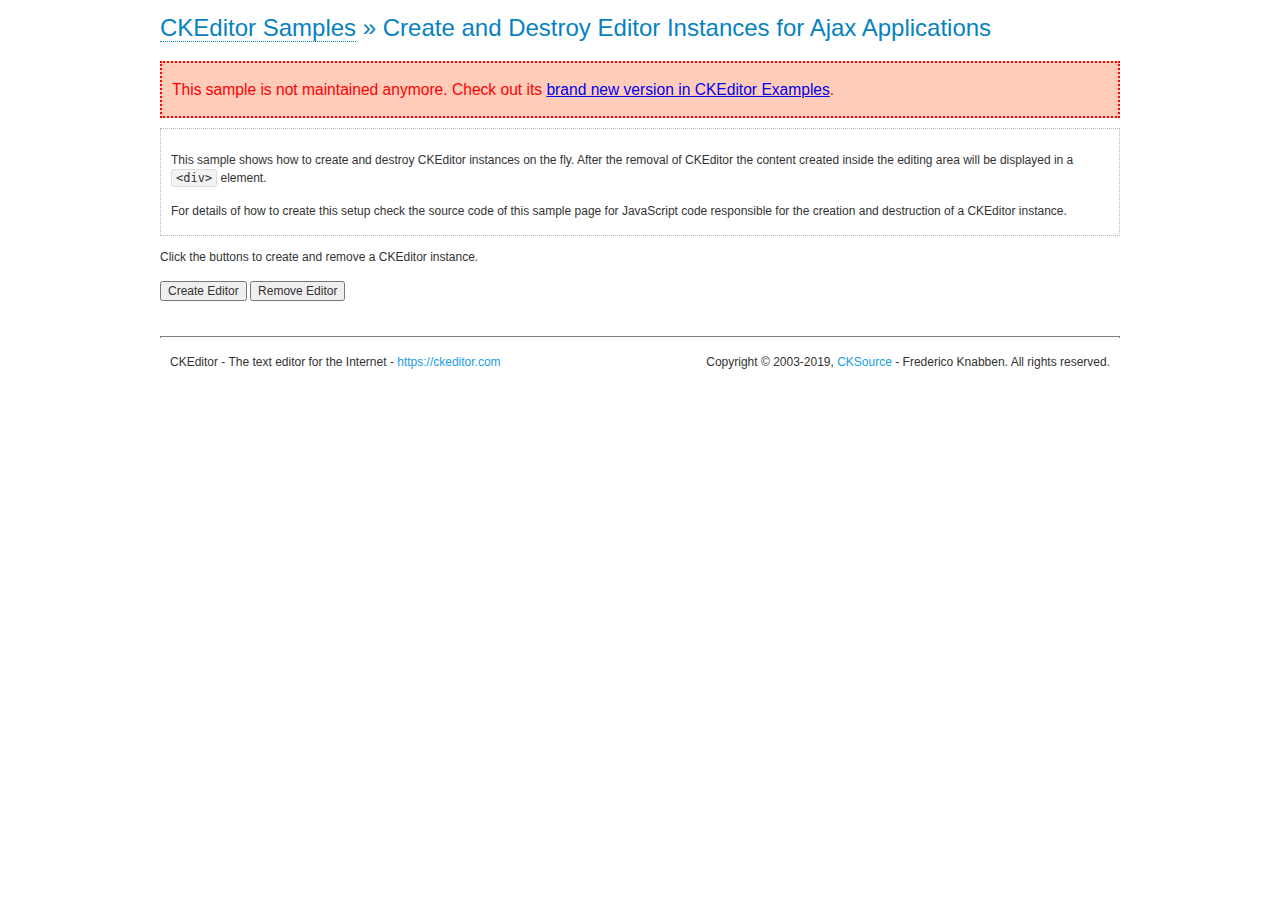
<file: frontend/ckeditor/samples/old/ajax.html>
<!DOCTYPE html>
<!--
Copyright (c) 2003-2019, CKSource - Frederico Knabben. All rights reserved.
For licensing, see LICENSE.md or https://ckeditor.com/legal/ckeditor-oss-license
-->
<html>
<head>
	<meta charset="utf-8">
	<title>Ajax &mdash; CKEditor Sample</title>
	<script src="../../ckeditor.js"></script>
	<link rel="stylesheet" href="sample.css">
	<script>

		var editor, html = '';

		function createEditor() {
			if ( editor )
				return;

			// Create a new editor inside the <div id="editor">, setting its value to html
			var config = {};
			editor = CKEDITOR.appendTo( 'editor', config, html );
		}

		function removeEditor() {
			if ( !editor )
				return;

			// Retrieve the editor contents. In an Ajax application, this data would be
			// sent to the server or used in any other way.
			document.getElementById( 'editorcontents' ).innerHTML = html = editor.getData();
			document.getElementById( 'contents' ).style.display = '';

			// Destroy the editor.
			editor.destroy();
			editor = null;
		}

	</script>
</head>
<body>
	<h1 class="samples">
		<a href="index.html">CKEditor Samples</a> &raquo; Create and Destroy Editor Instances for Ajax Applications
	</h1>
	<div class="warning deprecated">
		This sample is not maintained anymore. Check out its <a href="https://ckeditor.com/docs/ckeditor4/latest/examples/saveajax.html">brand new version in CKEditor Examples</a>.
	</div>
	<div class="description">
		<p>
			This sample shows how to create and destroy CKEditor instances on the fly. After the removal of CKEditor the content created inside the editing
			area will be displayed in a <code>&lt;div&gt;</code> element.
		</p>
		<p>
			For details of how to create this setup check the source code of this sample page
			for JavaScript code responsible for the creation and destruction of a CKEditor instance.
		</p>
	</div>
	<p>Click the buttons to create and remove a CKEditor instance.</p>
	<p>
		<input onclick="createEditor();" type="button" value="Create Editor">
		<input onclick="removeEditor();" type="button" value="Remove Editor">
	</p>
	<!-- This div will hold the editor. -->
	<div id="editor">
	</div>
	<div id="contents" style="display: none">
		<p>
			Edited Contents:
		</p>
		<!-- This div will be used to display the editor contents. -->
		<div id="editorcontents">
		</div>
	</div>
	<div id="footer">
		<hr>
		<p>
			CKEditor - The text editor for the Internet - <a class="samples" href="https://ckeditor.com/">https://ckeditor.com</a>
		</p>
		<p id="copy">
			Copyright &copy; 2003-2019, <a class="samples" href="https://cksource.com/">CKSource</a> - Frederico
			Knabben. All rights reserved.
		</p>
	</div>
</body>
</html>
</file>
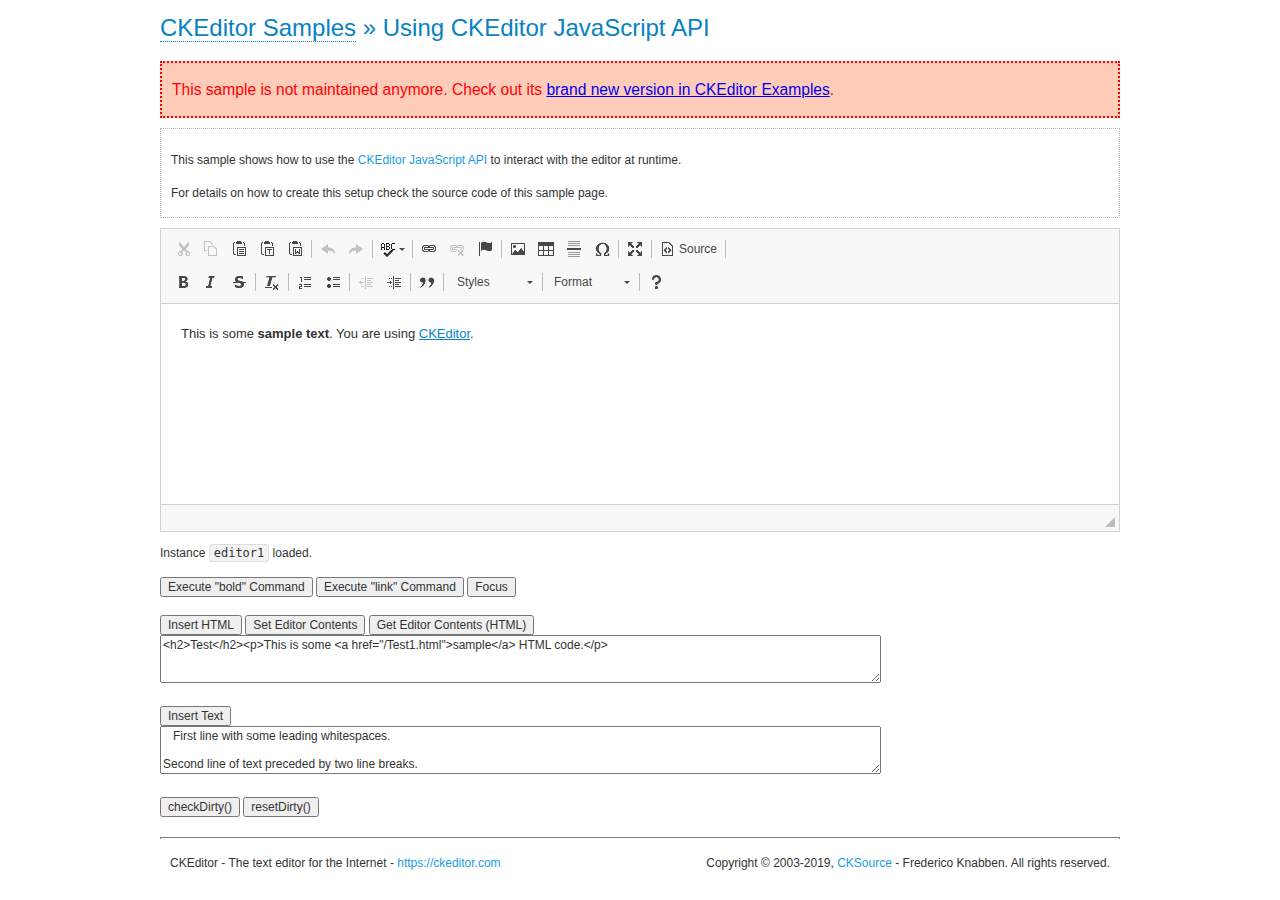
<file: frontend/ckeditor/samples/old/api.html>
<!DOCTYPE html>
<!--
Copyright (c) 2003-2019, CKSource - Frederico Knabben. All rights reserved.
For licensing, see LICENSE.md or https://ckeditor.com/legal/ckeditor-oss-license
-->
<html>
<head>
	<meta charset="utf-8">
	<title>API Usage &mdash; CKEditor Sample</title>
	<script src="../../ckeditor.js"></script>
	<link href="sample.css" rel="stylesheet">
	<script>

// The instanceReady event is fired, when an instance of CKEditor has finished
// its initialization.
CKEDITOR.on( 'instanceReady', function( ev ) {
	// Show the editor name and description in the browser status bar.
	document.getElementById( 'eMessage' ).innerHTML = 'Instance <code>' + ev.editor.name + '<\/code> loaded.';

	// Show this sample buttons.
	document.getElementById( 'eButtons' ).style.display = 'block';
});

function InsertHTML() {
	// Get the editor instance that we want to interact with.
	var editor = CKEDITOR.instances.editor1;
	var value = document.getElementById( 'htmlArea' ).value;

	// Check the active editing mode.
	if ( editor.mode == 'wysiwyg' )
	{
		// Insert HTML code.
		// https://ckeditor.com/docs/ckeditor4/latest/api/CKEDITOR_editor.html#method-insertHtml
		editor.insertHtml( value );
	}
	else
		alert( 'You must be in WYSIWYG mode!' );
}

function InsertText() {
	// Get the editor instance that we want to interact with.
	var editor = CKEDITOR.instances.editor1;
	var value = document.getElementById( 'txtArea' ).value;

	// Check the active editing mode.
	if ( editor.mode == 'wysiwyg' )
	{
		// Insert as plain text.
		// https://ckeditor.com/docs/ckeditor4/latest/api/CKEDITOR_editor.html#method-insertText
		editor.insertText( value );
	}
	else
		alert( 'You must be in WYSIWYG mode!' );
}

function SetContents() {
	// Get the editor instance that we want to interact with.
	var editor = CKEDITOR.instances.editor1;
	var value = document.getElementById( 'htmlArea' ).value;

	// Set editor contents (replace current contents).
	// https://ckeditor.com/docs/ckeditor4/latest/api/CKEDITOR_editor.html#method-setData
	editor.setData( value );
}

function GetContents() {
	// Get the editor instance that you want to interact with.
	var editor = CKEDITOR.instances.editor1;

	// Get editor contents
	// https://ckeditor.com/docs/ckeditor4/latest/api/CKEDITOR_editor.html#method-getData
	alert( editor.getData() );
}

function ExecuteCommand( commandName ) {
	// Get the editor instance that we want to interact with.
	var editor = CKEDITOR.instances.editor1;

	// Check the active editing mode.
	if ( editor.mode == 'wysiwyg' )
	{
		// Execute the command.
		// https://ckeditor.com/docs/ckeditor4/latest/api/CKEDITOR_editor.html#method-execCommand
		editor.execCommand( commandName );
	}
	else
		alert( 'You must be in WYSIWYG mode!' );
}

function CheckDirty() {
	// Get the editor instance that we want to interact with.
	var editor = CKEDITOR.instances.editor1;
	// Checks whether the current editor contents present changes when compared
	// to the contents loaded into the editor at startup
	// https://ckeditor.com/docs/ckeditor4/latest/api/CKEDITOR_editor.html#method-checkDirty
	alert( editor.checkDirty() );
}

function ResetDirty() {
	// Get the editor instance that we want to interact with.
	var editor = CKEDITOR.instances.editor1;
	// Resets the "dirty state" of the editor (see CheckDirty())
	// https://ckeditor.com/docs/ckeditor4/latest/api/CKEDITOR_editor.html#method-resetDirty
	editor.resetDirty();
	alert( 'The "IsDirty" status has been reset' );
}

function Focus() {
	CKEDITOR.instances.editor1.focus();
}

function onFocus() {
	document.getElementById( 'eMessage' ).innerHTML = '<b>' + this.name + ' is focused </b>';
}

function onBlur() {
	document.getElementById( 'eMessage' ).innerHTML = this.name + ' lost focus';
}

	</script>

</head>
<body>
	<h1 class="samples">
		<a href="index.html">CKEditor Samples</a> &raquo; Using CKEditor JavaScript API
	</h1>
	<div class="warning deprecated">
		This sample is not maintained anymore. Check out its <a href="https://ckeditor.com/docs/ckeditor4/latest/examples/api.html">brand new version in CKEditor Examples</a>.
	</div>
	<div class="description">
	<p>
		This sample shows how to use the
		<a class="samples" href="https://ckeditor.com/docs/ckeditor4/latest/api/CKEDITOR_editor.html">CKEditor JavaScript API</a>
		to interact with the editor at runtime.
	</p>
	<p>
		For details on how to create this setup check the source code of this sample page.
	</p>
	</div>

	<!-- This <div> holds alert messages to be display in the sample page. -->
	<div id="alerts">
		<noscript>
			<p>
				<strong>CKEditor requires JavaScript to run</strong>. In a browser with no JavaScript
				support, like yours, you should still see the contents (HTML data) and you should
				be able to edit it normally, without a rich editor interface.
			</p>
		</noscript>
	</div>
	<form action="../../../samples/sample_posteddata.php" method="post">
		<textarea cols="100" id="editor1" name="editor1" rows="10">&lt;p&gt;This is some &lt;strong&gt;sample text&lt;/strong&gt;. You are using &lt;a href="https://ckeditor.com/"&gt;CKEditor&lt;/a&gt;.&lt;/p&gt;</textarea>

		<script>
			// Replace the <textarea id="editor1"> with an CKEditor instance.
			CKEDITOR.replace( 'editor1', {
				on: {
					focus: onFocus,
					blur: onBlur,

					// Check for availability of corresponding plugins.
					pluginsLoaded: function( evt ) {
						var doc = CKEDITOR.document, ed = evt.editor;
						if ( !ed.getCommand( 'bold' ) )
							doc.getById( 'exec-bold' ).hide();
						if ( !ed.getCommand( 'link' ) )
							doc.getById( 'exec-link' ).hide();
					}
				}
			});
		</script>

		<p id="eMessage">
		</p>

		<div id="eButtons" style="display: none">
			<input id="exec-bold" onclick="ExecuteCommand('bold');" type="button" value="Execute &quot;bold&quot; Command">
			<input id="exec-link" onclick="ExecuteCommand('link');" type="button" value="Execute &quot;link&quot; Command">
			<input onclick="Focus();" type="button" value="Focus">
			<br><br>
			<input onclick="InsertHTML();" type="button" value="Insert HTML">
			<input onclick="SetContents();" type="button" value="Set Editor Contents">
			<input onclick="GetContents();" type="button" value="Get Editor Contents (HTML)">
			<br>
			<textarea cols="100" id="htmlArea" rows="3">&lt;h2&gt;Test&lt;/h2&gt;&lt;p&gt;This is some &lt;a href="/Test1.html"&gt;sample&lt;/a&gt; HTML code.&lt;/p&gt;</textarea>
			<br>
			<br>
			<input onclick="InsertText();" type="button" value="Insert Text">
			<br>
			<textarea cols="100" id="txtArea" rows="3">   First line with some leading whitespaces.

Second line of text preceded by two line breaks.</textarea>
			<br>
			<br>
			<input onclick="CheckDirty();" type="button" value="checkDirty()">
			<input onclick="ResetDirty();" type="button" value="resetDirty()">
		</div>
	</form>
	<div id="footer">
		<hr>
		<p>
			CKEditor - The text editor for the Internet - <a class="samples" href="https://ckeditor.com/">https://ckeditor.com</a>
		</p>
		<p id="copy">
			Copyright &copy; 2003-2019, <a class="samples" href="https://cksource.com/">CKSource</a> - Frederico
			Knabben. All rights reserved.
		</p>
	</div>
</body>
</html>
</file>
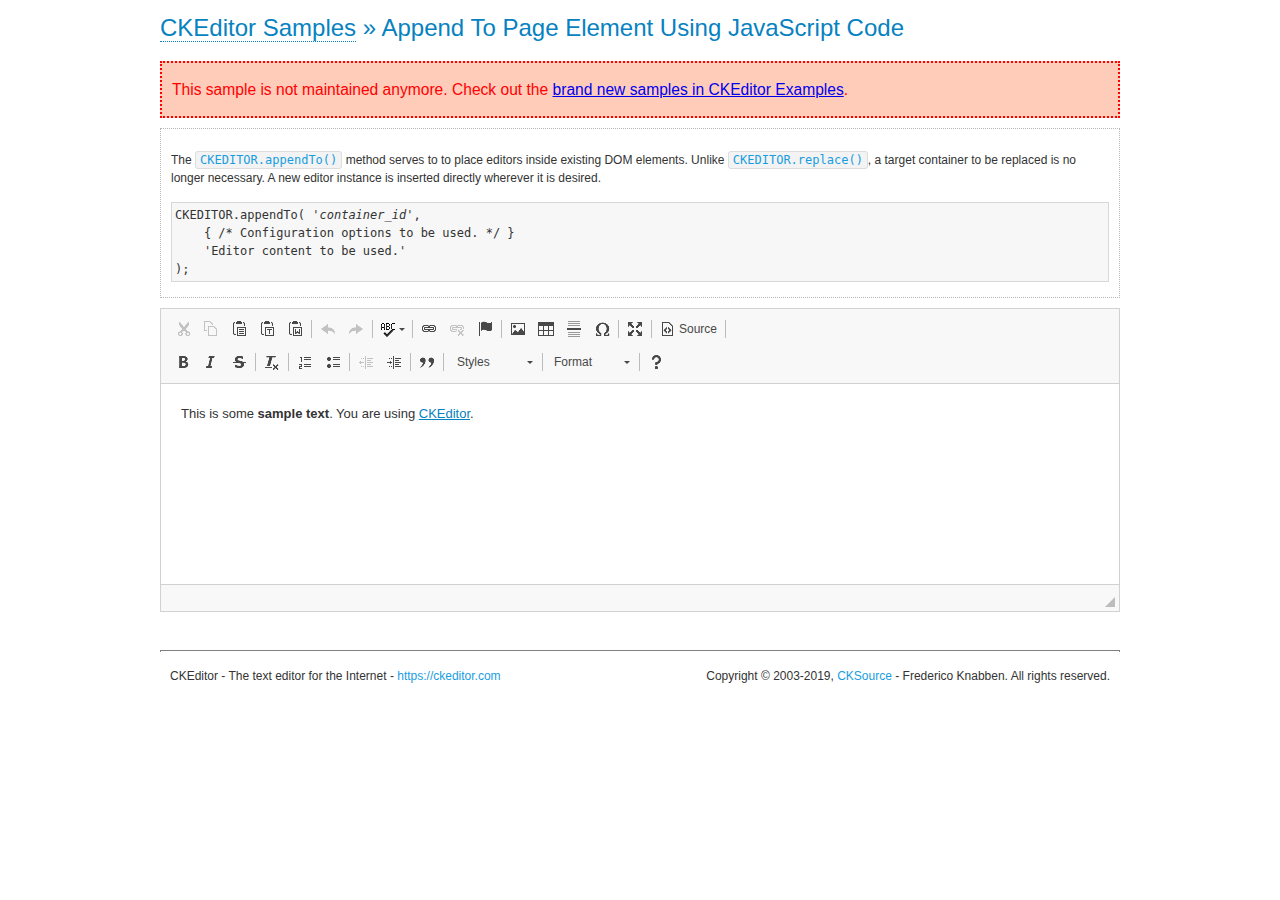
<file: frontend/ckeditor/samples/old/appendto.html>
<!DOCTYPE html>
<!--
Copyright (c) 2003-2019, CKSource - Frederico Knabben. All rights reserved.
For licensing, see LICENSE.md or https://ckeditor.com/legal/ckeditor-oss-license
-->
<html>
<head>
	<meta charset="utf-8">
	<title>Append To Page Element Using JavaScript Code &mdash; CKEditor Sample</title>
	<script src="../../ckeditor.js"></script>
	<link rel="stylesheet" href="sample.css">
</head>
<body>
	<h1 class="samples">
		<a href="index.html">CKEditor Samples</a> &raquo; Append To Page Element Using JavaScript Code
	</h1>
	<div class="warning deprecated">
		This sample is not maintained anymore. Check out the <a href="https://ckeditor.com/docs/ckeditor4/latest/examples/index.html">brand new samples in CKEditor Examples</a>.
	</div>
	<div id="section1">
		<div class="description">
			<p>
				The <code><a class="samples" href="https://ckeditor.com/docs/ckeditor4/latest/api/CKEDITOR.html#method-appendTo">CKEDITOR.appendTo()</a></code> method serves to to place editors inside existing DOM elements. Unlike <code><a class="samples" href="https://ckeditor.com/docs/ckeditor4/latest/api/CKEDITOR.html#method-replace">CKEDITOR.replace()</a></code>,
				a target container to be replaced is no longer necessary. A new editor
				instance is inserted directly wherever it is desired.
			</p>
<pre class="samples">CKEDITOR.appendTo( '<em>container_id</em>',
	{ /* Configuration options to be used. */ }
	'Editor content to be used.'
);</pre>
		</div>
		<script>

			// This call can be placed at any point after the
			// DOM element to append CKEditor to or inside the <head><script>
			// in a window.onload event handler.

			// Append a CKEditor instance using the default configuration and the
			// provided content to the <div> element of ID "section1".
			CKEDITOR.appendTo( 'section1',
				null,
				'<p>This is some <strong>sample text</strong>. You are using <a href="https://ckeditor.com/">CKEditor</a>.</p>'
			);

		</script>
	</div>
	<br>
	<div id="footer">
		<hr>
		<p>
			CKEditor - The text editor for the Internet - <a class="samples" href="https://ckeditor.com/">https://ckeditor.com</a>
		</p>
		<p id="copy">
			Copyright &copy; 2003-2019, <a class="samples" href="https://cksource.com/">CKSource</a> - Frederico
			Knabben. All rights reserved.
		</p>
	</div>
</body>
</html>
</file>
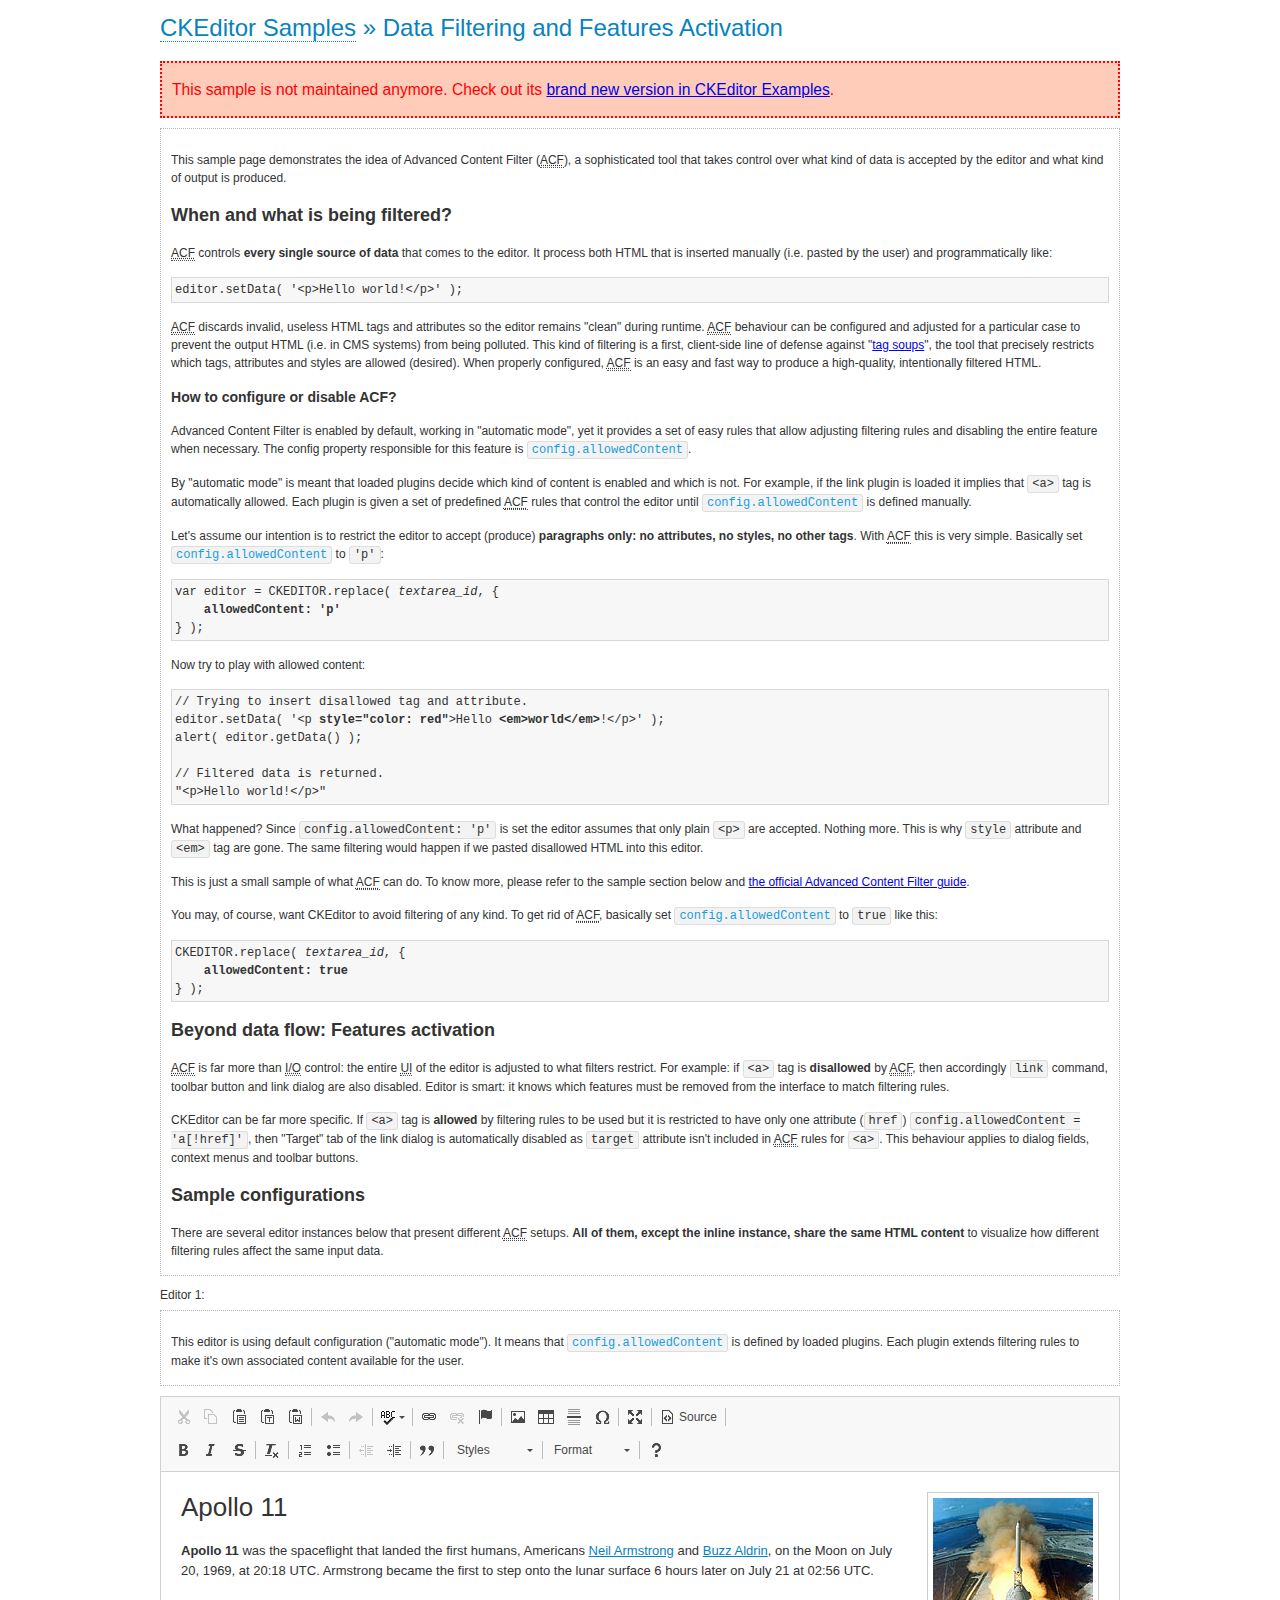
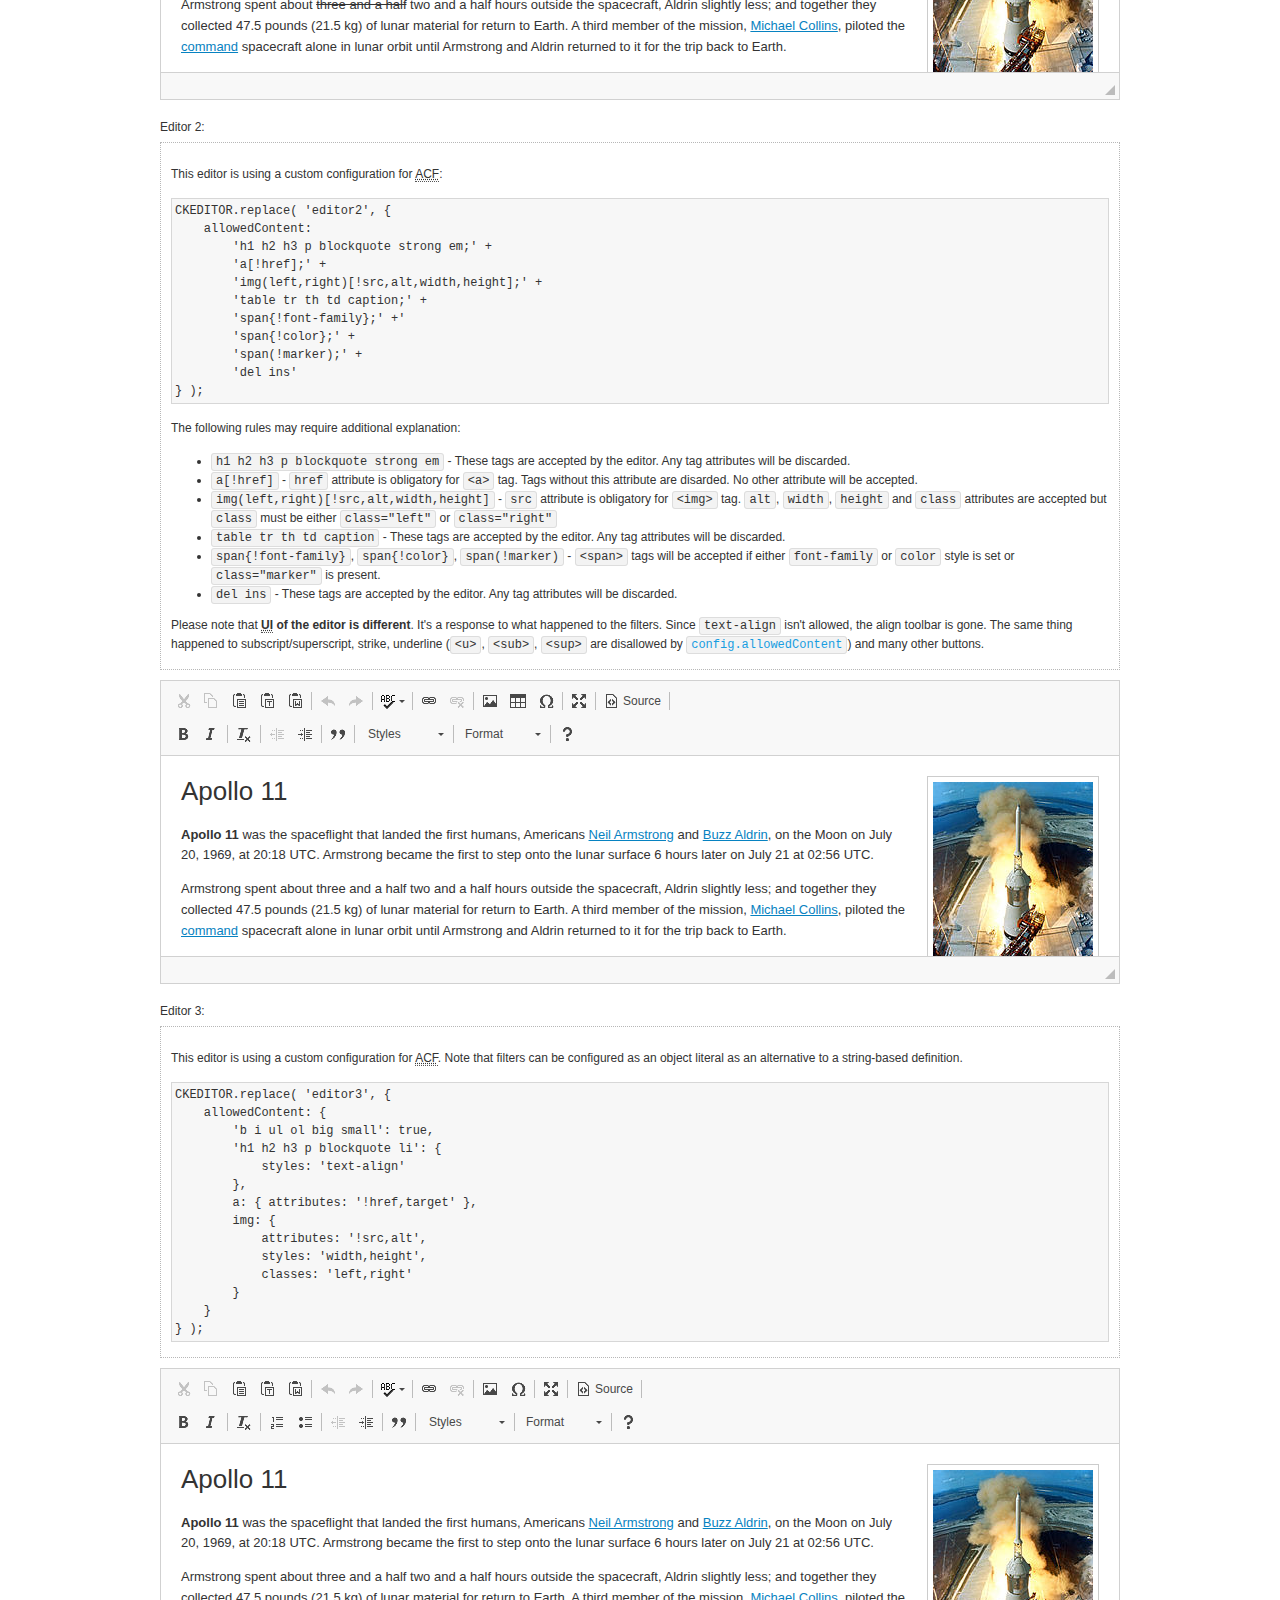
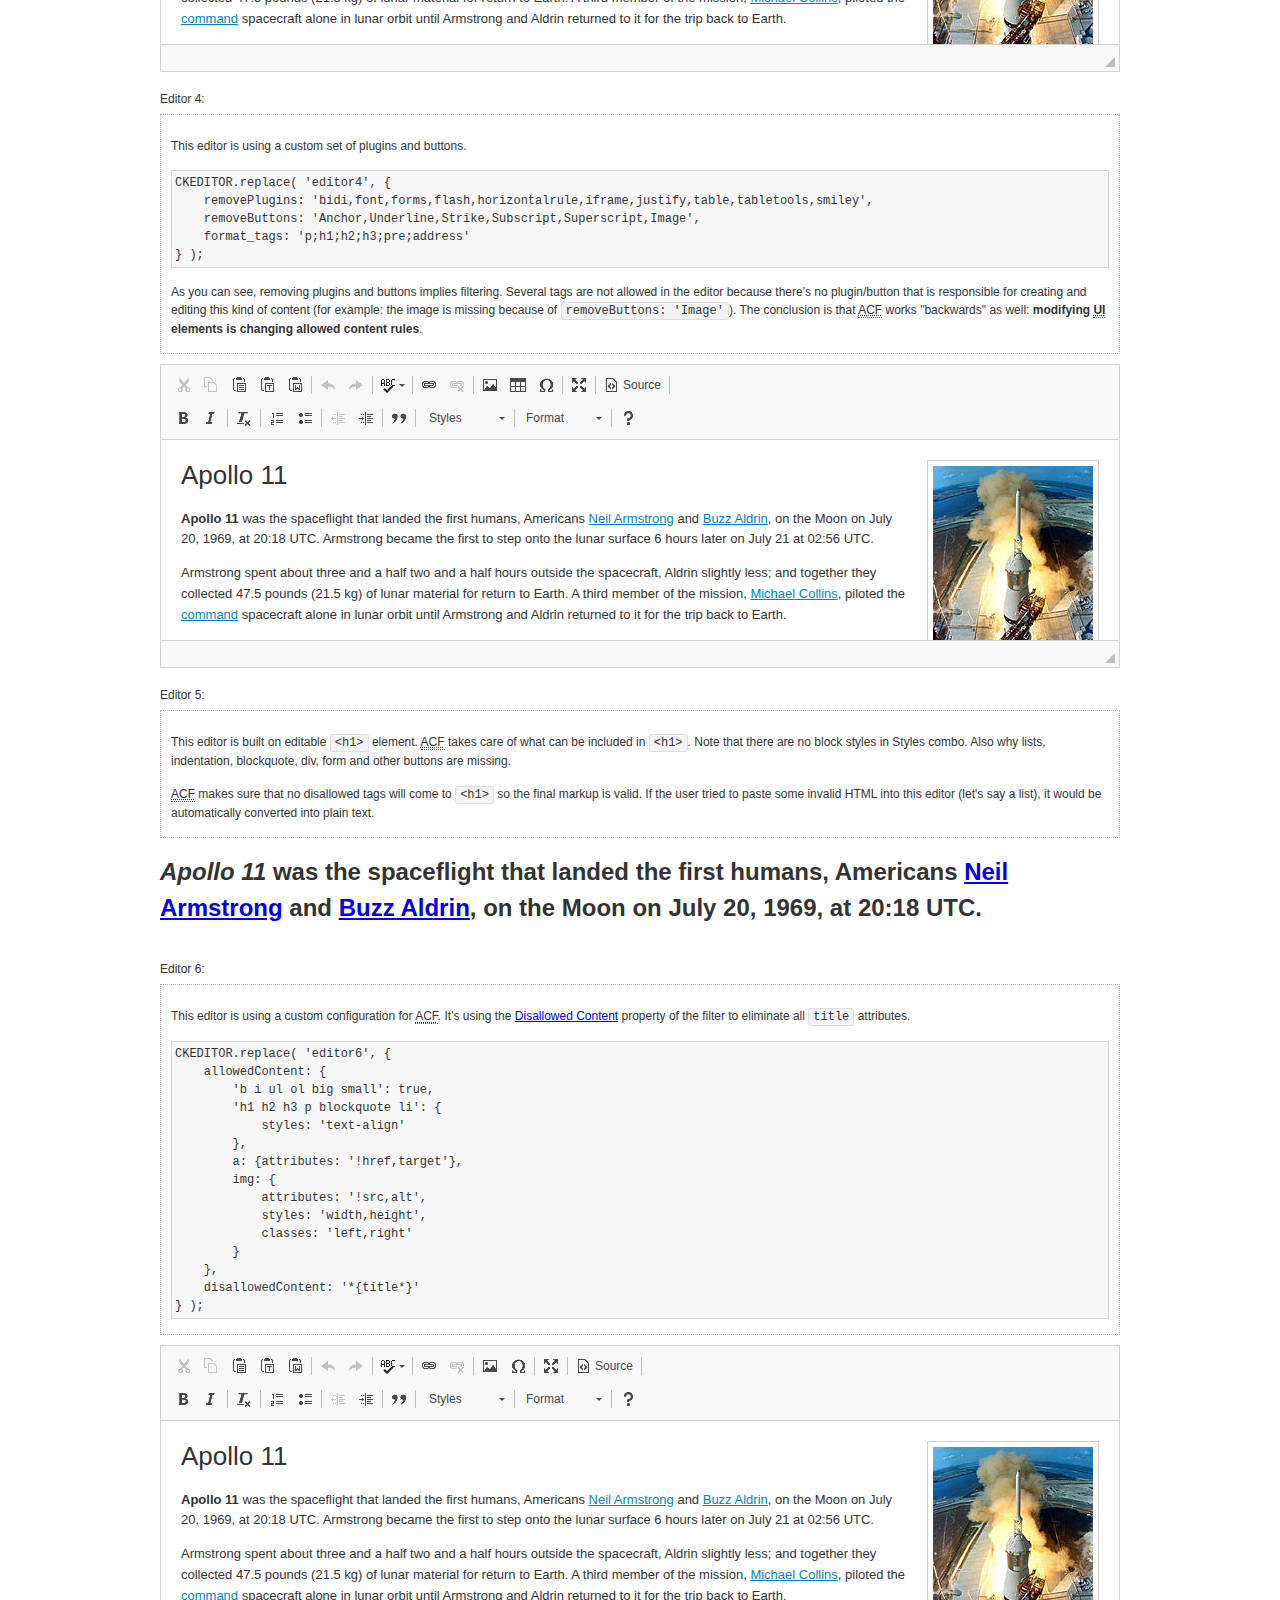
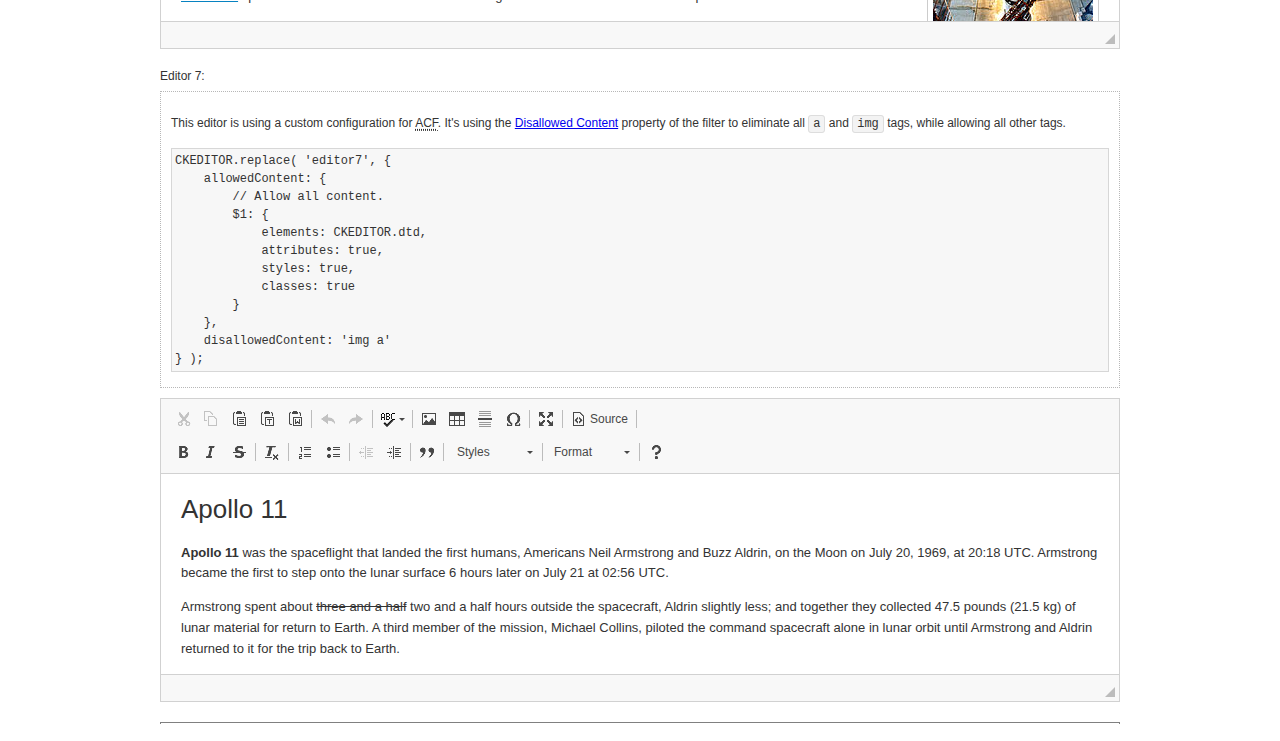
<file: frontend/ckeditor/samples/old/datafiltering.html>
<!DOCTYPE html>
<!--
Copyright (c) 2003-2019, CKSource - Frederico Knabben. All rights reserved.
For licensing, see LICENSE.md or https://ckeditor.com/legal/ckeditor-oss-license
-->
<html>
<head>
	<meta charset="utf-8">
	<title>Data Filtering &mdash; CKEditor Sample</title>
	<script src="../../ckeditor.js"></script>
	<link rel="stylesheet" href="sample.css">
	<script>
		// Remove advanced tabs for all editors.
		CKEDITOR.config.removeDialogTabs = 'image:advanced;link:advanced;flash:advanced;creatediv:advanced;editdiv:advanced';
	</script>
</head>
<body>
	<h1 class="samples">
		<a href="index.html">CKEditor Samples</a> &raquo; Data Filtering and Features Activation
	</h1>
	<div class="warning deprecated">
		This sample is not maintained anymore. Check out its <a href="https://ckeditor.com/docs/ckeditor4/latest/examples/acf.html">brand new version in CKEditor Examples</a>.
	</div>
	<div class="description">
		<p>
			This sample page demonstrates the idea of Advanced Content Filter
			(<abbr title="Advanced Content Filter">ACF</abbr>), a sophisticated
			tool that takes control over what kind of data is accepted by the editor and what
			kind of output is produced.
		</p>
		<h2>When and what is being filtered?</h2>
		<p>
			<abbr title="Advanced Content Filter">ACF</abbr> controls
			<strong>every single source of data</strong> that comes to the editor.
			It process both HTML that is inserted manually (i.e. pasted by the user)
			and programmatically like:
		</p>
<pre class="samples">
editor.setData( '&lt;p&gt;Hello world!&lt;/p&gt;' );
</pre>
		<p>
			<abbr title="Advanced Content Filter">ACF</abbr> discards invalid,
			useless HTML tags and attributes so the editor remains "clean" during
			runtime. <abbr title="Advanced Content Filter">ACF</abbr> behaviour
			can be configured and adjusted for a particular case to prevent the
			output HTML (i.e. in CMS systems) from being polluted.

			This kind of filtering is a first, client-side line of defense
			against "<a href="http://en.wikipedia.org/wiki/Tag_soup">tag soups</a>",
			the tool that precisely restricts which tags, attributes and styles
			are allowed (desired). When properly configured, <abbr title="Advanced Content Filter">ACF</abbr>
			is an easy and fast way to produce a high-quality, intentionally filtered HTML.
		</p>

		<h3>How to configure or disable ACF?</h3>
		<p>
			Advanced Content Filter is enabled by default, working in "automatic mode", yet
			it provides a set of easy rules that allow adjusting filtering rules
			and disabling the entire feature when necessary. The config property
			responsible for this feature is <code><a class="samples"
			href="https://ckeditor.com/docs/ckeditor4/latest/api/CKEDITOR_config.html#cfg-allowedContent">config.allowedContent</a></code>.
		</p>
		<p>
			By "automatic mode" is meant that loaded plugins decide which kind
			of content is enabled and which is not. For example, if the link
			plugin is loaded it implies that <code>&lt;a&gt;</code> tag is
			automatically allowed. Each plugin is given a set
			of predefined <abbr title="Advanced Content Filter">ACF</abbr> rules
			that control the editor until <code><a class="samples"
			href="https://ckeditor.com/docs/ckeditor4/latest/api/CKEDITOR_config.html#cfg-allowedContent">
			config.allowedContent</a></code>
			is defined manually.
		</p>
		<p>
			Let's assume our intention is to restrict the editor to accept (produce) <strong>paragraphs
			only: no attributes, no styles, no other tags</strong>.
			With <abbr title="Advanced Content Filter">ACF</abbr>
			this is very simple. Basically set <code><a class="samples"
			href="https://ckeditor.com/docs/ckeditor4/latest/api/CKEDITOR_config.html#cfg-allowedContent">
			config.allowedContent</a></code> to <code>'p'</code>:
		</p>
<pre class="samples">
var editor = CKEDITOR.replace( <em>textarea_id</em>, {
	<strong>allowedContent: 'p'</strong>
} );
</pre>
		<p>
			Now try to play with allowed content:
		</p>
<pre class="samples">
// Trying to insert disallowed tag and attribute.
editor.setData( '&lt;p <strong>style="color: red"</strong>&gt;Hello <strong>&lt;em&gt;world&lt;/em&gt;</strong>!&lt;/p&gt;' );
alert( editor.getData() );

// Filtered data is returned.
"&lt;p&gt;Hello world!&lt;/p&gt;"
</pre>
		<p>
			What happened? Since <code>config.allowedContent: 'p'</code> is set the editor assumes
			that only plain <code>&lt;p&gt;</code> are accepted. Nothing more. This is why
			<code>style</code> attribute and <code>&lt;em&gt;</code> tag are gone. The same
			filtering would happen if we pasted disallowed HTML into this editor.
		</p>
		<p>
			This is just a small sample of what <abbr title="Advanced Content Filter">ACF</abbr>
			can do. To know more, please refer to the sample section below and
			<a href="https://ckeditor.com/docs/ckeditor4/latest/guide/dev_advanced_content_filter.html">the official Advanced Content Filter guide</a>.
		</p>
		<p>
			You may, of course, want CKEditor to avoid filtering of any kind.
			To get rid of <abbr title="Advanced Content Filter">ACF</abbr>,
			basically set <code><a class="samples"
			href="https://ckeditor.com/docs/ckeditor4/latest/api/CKEDITOR_config.html#cfg-allowedContent">
			config.allowedContent</a></code> to <code>true</code> like this:
		</p>
<pre class="samples">
CKEDITOR.replace( <em>textarea_id</em>, {
	<strong>allowedContent: true</strong>
} );
</pre>

		<h2>Beyond data flow: Features activation</h2>
		<p>
			<abbr title="Advanced Content Filter">ACF</abbr> is far more than
			<abbr title="Input/Output">I/O</abbr> control: the entire
			<abbr title="User Interface">UI</abbr> of the editor is adjusted to what
			filters restrict. For example: if <code>&lt;a&gt;</code> tag is
			<strong>disallowed</strong>
			by <abbr title="Advanced Content Filter">ACF</abbr>,
			then accordingly <code>link</code> command, toolbar button and link dialog
			are also disabled. Editor is smart: it knows which features must be
			removed from the interface to match filtering rules.
		</p>
		<p>
			CKEditor can be far more specific. If <code>&lt;a&gt;</code> tag is
			<strong>allowed</strong> by filtering rules to be used but it is restricted
			to have only one attribute (<code>href</code>)
			<code>config.allowedContent = 'a[!href]'</code>, then
			"Target" tab of the link dialog is automatically disabled as <code>target</code>
			attribute isn't included in <abbr title="Advanced Content Filter">ACF</abbr> rules
			for <code>&lt;a&gt;</code>. This behaviour applies to dialog fields, context
			menus and toolbar buttons.
		</p>

		<h2>Sample configurations</h2>
		<p>
			There are several editor instances below that present different
			<abbr title="Advanced Content Filter">ACF</abbr> setups. <strong>All of them,
			except the inline instance, share the same HTML content</strong> to visualize
			how different filtering rules affect the same input data.
		</p>
	</div>

	<div>
		<label for="editor1">
			Editor 1:
		</label>
		<div class="description">
			<p>
				This editor is using default configuration ("automatic mode"). It means that
				<code><a class="samples"
				href="https://ckeditor.com/docs/ckeditor4/latest/api/CKEDITOR_config.html#cfg-allowedContent">
				config.allowedContent</a></code> is defined by loaded plugins.
				Each plugin extends filtering rules to make it's own associated content
				available for the user.
			</p>
		</div>
		<textarea cols="80" id="editor1" name="editor1" rows="10">
			&lt;h1&gt;&lt;img alt=&quot;Saturn V carrying Apollo 11&quot; class=&quot;right&quot; src=&quot;assets/sample.jpg&quot;/&gt; Apollo 11&lt;/h1&gt; &lt;p&gt;&lt;b&gt;Apollo 11&lt;/b&gt; was the spaceflight that landed the first humans, Americans &lt;a href=&quot;http://en.wikipedia.org/wiki/Neil_Armstrong&quot; title=&quot;Neil Armstrong&quot;&gt;Neil Armstrong&lt;/a&gt; and &lt;a href=&quot;http://en.wikipedia.org/wiki/Buzz_Aldrin&quot; title=&quot;Buzz Aldrin&quot;&gt;Buzz Aldrin&lt;/a&gt;, on the Moon on July 20, 1969, at 20:18 UTC. Armstrong became the first to step onto the lunar surface 6 hours later on July 21 at 02:56 UTC.&lt;/p&gt; &lt;p&gt;Armstrong spent about &lt;s&gt;three and a half&lt;/s&gt; two and a half hours outside the spacecraft, Aldrin slightly less; and together they collected 47.5 pounds (21.5&amp;nbsp;kg) of lunar material for return to Earth. A third member of the mission, &lt;a href=&quot;http://en.wikipedia.org/wiki/Michael_Collins_(astronaut)&quot; title=&quot;Michael Collins (astronaut)&quot;&gt;Michael Collins&lt;/a&gt;, piloted the &lt;a href=&quot;http://en.wikipedia.org/wiki/Apollo_Command/Service_Module&quot; title=&quot;Apollo Command/Service Module&quot;&gt;command&lt;/a&gt; spacecraft alone in lunar orbit until Armstrong and Aldrin returned to it for the trip back to Earth.&lt;/p&gt; &lt;h2&gt;Broadcasting and &lt;em&gt;quotes&lt;/em&gt; &lt;a id=&quot;quotes&quot; name=&quot;quotes&quot;&gt;&lt;/a&gt;&lt;/h2&gt; &lt;p&gt;Broadcast on live TV to a world-wide audience, Armstrong stepped onto the lunar surface and described the event as:&lt;/p&gt; &lt;blockquote&gt;&lt;p&gt;One small step for [a] man, one giant leap for mankind.&lt;/p&gt;&lt;/blockquote&gt; &lt;p&gt;Apollo 11 effectively ended the &lt;a href=&quot;http://en.wikipedia.org/wiki/Space_Race&quot; title=&quot;Space Race&quot;&gt;Space Race&lt;/a&gt; and fulfilled a national goal proposed in 1961 by the late U.S. President &lt;a href=&quot;http://en.wikipedia.org/wiki/John_F._Kennedy&quot; title=&quot;John F. Kennedy&quot;&gt;John F. Kennedy&lt;/a&gt; in a speech before the United States Congress:&lt;/p&gt; &lt;blockquote&gt;&lt;p&gt;[...] before this decade is out, of landing a man on the Moon and returning him safely to the Earth.&lt;/p&gt;&lt;/blockquote&gt; &lt;h2&gt;Technical details &lt;a id=&quot;tech-details&quot; name=&quot;tech-details&quot;&gt;&lt;/a&gt;&lt;/h2&gt; &lt;table align=&quot;right&quot; border=&quot;1&quot; bordercolor=&quot;#ccc&quot; cellpadding=&quot;5&quot; cellspacing=&quot;0&quot; style=&quot;border-collapse:collapse;margin:10px 0 10px 15px;&quot;&gt; &lt;caption&gt;&lt;strong&gt;Mission crew&lt;/strong&gt;&lt;/caption&gt; &lt;thead&gt; &lt;tr&gt; &lt;th scope=&quot;col&quot;&gt;Position&lt;/th&gt; &lt;th scope=&quot;col&quot;&gt;Astronaut&lt;/th&gt; &lt;/tr&gt; &lt;/thead&gt; &lt;tbody&gt; &lt;tr&gt; &lt;td&gt;Commander&lt;/td&gt; &lt;td&gt;Neil A. Armstrong&lt;/td&gt; &lt;/tr&gt; &lt;tr&gt; &lt;td&gt;Command Module Pilot&lt;/td&gt; &lt;td&gt;Michael Collins&lt;/td&gt; &lt;/tr&gt; &lt;tr&gt; &lt;td&gt;Lunar Module Pilot&lt;/td&gt; &lt;td&gt;Edwin &amp;quot;Buzz&amp;quot; E. Aldrin, Jr.&lt;/td&gt; &lt;/tr&gt; &lt;/tbody&gt; &lt;/table&gt; &lt;p&gt;Launched by a &lt;strong&gt;Saturn V&lt;/strong&gt; rocket from &lt;a href=&quot;http://en.wikipedia.org/wiki/Kennedy_Space_Center&quot; title=&quot;Kennedy Space Center&quot;&gt;Kennedy Space Center&lt;/a&gt; in Merritt Island, Florida on July 16, Apollo 11 was the fifth manned mission of &lt;a href=&quot;http://en.wikipedia.org/wiki/NASA&quot; title=&quot;NASA&quot;&gt;NASA&lt;/a&gt;&amp;#39;s Apollo program. The Apollo spacecraft had three parts:&lt;/p&gt; &lt;ol&gt; &lt;li&gt;&lt;strong&gt;Command Module&lt;/strong&gt; with a cabin for the three astronauts which was the only part which landed back on Earth&lt;/li&gt; &lt;li&gt;&lt;strong&gt;Service Module&lt;/strong&gt; which supported the Command Module with propulsion, electrical power, oxygen and water&lt;/li&gt; &lt;li&gt;&lt;strong&gt;Lunar Module&lt;/strong&gt; for landing on the Moon.&lt;/li&gt; &lt;/ol&gt; &lt;p&gt;After being sent to the Moon by the Saturn V&amp;#39;s upper stage, the astronauts separated the spacecraft from it and travelled for three days until they entered into lunar orbit. Armstrong and Aldrin then moved into the Lunar Module and landed in the &lt;a href=&quot;http://en.wikipedia.org/wiki/Mare_Tranquillitatis&quot; title=&quot;Mare Tranquillitatis&quot;&gt;Sea of Tranquility&lt;/a&gt;. They stayed a total of about 21 and a half hours on the lunar surface. After lifting off in the upper part of the Lunar Module and rejoining Collins in the Command Module, they returned to Earth and landed in the &lt;a href=&quot;http://en.wikipedia.org/wiki/Pacific_Ocean&quot; title=&quot;Pacific Ocean&quot;&gt;Pacific Ocean&lt;/a&gt; on July 24.&lt;/p&gt; &lt;hr/&gt; &lt;p style=&quot;text-align: right;&quot;&gt;&lt;small&gt;Source: &lt;a href=&quot;http://en.wikipedia.org/wiki/Apollo_11&quot;&gt;Wikipedia.org&lt;/a&gt;&lt;/small&gt;&lt;/p&gt;
		</textarea>

		<script>

			CKEDITOR.replace( 'editor1' );

		</script>
	</div>

	<br>

	<div>
		<label for="editor2">
			Editor 2:
		</label>
		<div class="description">
			<p>
				This editor is using a custom configuration for
				<abbr title="Advanced Content Filter">ACF</abbr>:
			</p>
<pre class="samples">
CKEDITOR.replace( 'editor2', {
	allowedContent:
		'h1 h2 h3 p blockquote strong em;' +
		'a[!href];' +
		'img(left,right)[!src,alt,width,height];' +
		'table tr th td caption;' +
		'span{!font-family};' +'
		'span{!color};' +
		'span(!marker);' +
		'del ins'
} );
</pre>
			<p>
				The following rules may require additional explanation:
			</p>
			<ul>
				<li>
					<code>h1 h2 h3 p blockquote strong em</code> - These tags
					are accepted by the editor. Any tag attributes will be discarded.
				</li>
				<li>
					<code>a[!href]</code> - <code>href</code> attribute is obligatory
					for <code>&lt;a&gt;</code> tag. Tags without this attribute
					are disarded. No other attribute will be accepted.
				</li>
				<li>
					<code>img(left,right)[!src,alt,width,height]</code> - <code>src</code>
					attribute is obligatory for <code>&lt;img&gt;</code> tag.
					<code>alt</code>, <code>width</code>, <code>height</code>
					and <code>class</code> attributes are accepted but
					<code>class</code> must be either <code>class="left"</code>
					or <code>class="right"</code>
				</li>
				<li>
					<code>table tr th td caption</code> - These tags
					are accepted by the editor. Any tag attributes will be discarded.
				</li>
				<li>
					<code>span{!font-family}</code>, <code>span{!color}</code>,
					<code>span(!marker)</code> - <code>&lt;span&gt;</code> tags
					will be accepted if either <code>font-family</code> or
					<code>color</code> style is set or <code>class="marker"</code>
					is present.
				</li>
				<li>
					<code>del ins</code> - These tags
					are accepted by the editor. Any tag attributes will be discarded.
				</li>
			</ul>
			<p>
				Please note that <strong><abbr title="User Interface">UI</abbr> of the
				editor is different</strong>. It's a response to what happened to the filters.
				Since <code>text-align</code> isn't allowed, the align toolbar is gone.
				The same thing happened to subscript/superscript, strike, underline
				(<code>&lt;u&gt;</code>, <code>&lt;sub&gt;</code>, <code>&lt;sup&gt;</code>
				are disallowed by <code><a class="samples"
				href="https://ckeditor.com/docs/ckeditor4/latest/api/CKEDITOR_config.html#cfg-allowedContent">
				config.allowedContent</a></code>) and many other buttons.
			</p>
		</div>
		<textarea cols="80" id="editor2" name="editor2" rows="10">
			&lt;h1&gt;&lt;img alt=&quot;Saturn V carrying Apollo 11&quot; class=&quot;right&quot; src=&quot;assets/sample.jpg&quot;/&gt; Apollo 11&lt;/h1&gt; &lt;p&gt;&lt;b&gt;Apollo 11&lt;/b&gt; was the spaceflight that landed the first humans, Americans &lt;a href=&quot;http://en.wikipedia.org/wiki/Neil_Armstrong&quot; title=&quot;Neil Armstrong&quot;&gt;Neil Armstrong&lt;/a&gt; and &lt;a href=&quot;http://en.wikipedia.org/wiki/Buzz_Aldrin&quot; title=&quot;Buzz Aldrin&quot;&gt;Buzz Aldrin&lt;/a&gt;, on the Moon on July 20, 1969, at 20:18 UTC. Armstrong became the first to step onto the lunar surface 6 hours later on July 21 at 02:56 UTC.&lt;/p&gt; &lt;p&gt;Armstrong spent about &lt;s&gt;three and a half&lt;/s&gt; two and a half hours outside the spacecraft, Aldrin slightly less; and together they collected 47.5 pounds (21.5&amp;nbsp;kg) of lunar material for return to Earth. A third member of the mission, &lt;a href=&quot;http://en.wikipedia.org/wiki/Michael_Collins_(astronaut)&quot; title=&quot;Michael Collins (astronaut)&quot;&gt;Michael Collins&lt;/a&gt;, piloted the &lt;a href=&quot;http://en.wikipedia.org/wiki/Apollo_Command/Service_Module&quot; title=&quot;Apollo Command/Service Module&quot;&gt;command&lt;/a&gt; spacecraft alone in lunar orbit until Armstrong and Aldrin returned to it for the trip back to Earth.&lt;/p&gt; &lt;h2&gt;Broadcasting and &lt;em&gt;quotes&lt;/em&gt; &lt;a id=&quot;quotes&quot; name=&quot;quotes&quot;&gt;&lt;/a&gt;&lt;/h2&gt; &lt;p&gt;Broadcast on live TV to a world-wide audience, Armstrong stepped onto the lunar surface and described the event as:&lt;/p&gt; &lt;blockquote&gt;&lt;p&gt;One small step for [a] man, one giant leap for mankind.&lt;/p&gt;&lt;/blockquote&gt; &lt;p&gt;Apollo 11 effectively ended the &lt;a href=&quot;http://en.wikipedia.org/wiki/Space_Race&quot; title=&quot;Space Race&quot;&gt;Space Race&lt;/a&gt; and fulfilled a national goal proposed in 1961 by the late U.S. President &lt;a href=&quot;http://en.wikipedia.org/wiki/John_F._Kennedy&quot; title=&quot;John F. Kennedy&quot;&gt;John F. Kennedy&lt;/a&gt; in a speech before the United States Congress:&lt;/p&gt; &lt;blockquote&gt;&lt;p&gt;[...] before this decade is out, of landing a man on the Moon and returning him safely to the Earth.&lt;/p&gt;&lt;/blockquote&gt; &lt;h2&gt;Technical details &lt;a id=&quot;tech-details&quot; name=&quot;tech-details&quot;&gt;&lt;/a&gt;&lt;/h2&gt; &lt;table align=&quot;right&quot; border=&quot;1&quot; bordercolor=&quot;#ccc&quot; cellpadding=&quot;5&quot; cellspacing=&quot;0&quot; style=&quot;border-collapse:collapse;margin:10px 0 10px 15px;&quot;&gt; &lt;caption&gt;&lt;strong&gt;Mission crew&lt;/strong&gt;&lt;/caption&gt; &lt;thead&gt; &lt;tr&gt; &lt;th scope=&quot;col&quot;&gt;Position&lt;/th&gt; &lt;th scope=&quot;col&quot;&gt;Astronaut&lt;/th&gt; &lt;/tr&gt; &lt;/thead&gt; &lt;tbody&gt; &lt;tr&gt; &lt;td&gt;Commander&lt;/td&gt; &lt;td&gt;Neil A. Armstrong&lt;/td&gt; &lt;/tr&gt; &lt;tr&gt; &lt;td&gt;Command Module Pilot&lt;/td&gt; &lt;td&gt;Michael Collins&lt;/td&gt; &lt;/tr&gt; &lt;tr&gt; &lt;td&gt;Lunar Module Pilot&lt;/td&gt; &lt;td&gt;Edwin &amp;quot;Buzz&amp;quot; E. Aldrin, Jr.&lt;/td&gt; &lt;/tr&gt; &lt;/tbody&gt; &lt;/table&gt; &lt;p&gt;Launched by a &lt;strong&gt;Saturn V&lt;/strong&gt; rocket from &lt;a href=&quot;http://en.wikipedia.org/wiki/Kennedy_Space_Center&quot; title=&quot;Kennedy Space Center&quot;&gt;Kennedy Space Center&lt;/a&gt; in Merritt Island, Florida on July 16, Apollo 11 was the fifth manned mission of &lt;a href=&quot;http://en.wikipedia.org/wiki/NASA&quot; title=&quot;NASA&quot;&gt;NASA&lt;/a&gt;&amp;#39;s Apollo program. The Apollo spacecraft had three parts:&lt;/p&gt; &lt;ol&gt; &lt;li&gt;&lt;strong&gt;Command Module&lt;/strong&gt; with a cabin for the three astronauts which was the only part which landed back on Earth&lt;/li&gt; &lt;li&gt;&lt;strong&gt;Service Module&lt;/strong&gt; which supported the Command Module with propulsion, electrical power, oxygen and water&lt;/li&gt; &lt;li&gt;&lt;strong&gt;Lunar Module&lt;/strong&gt; for landing on the Moon.&lt;/li&gt; &lt;/ol&gt; &lt;p&gt;After being sent to the Moon by the Saturn V&amp;#39;s upper stage, the astronauts separated the spacecraft from it and travelled for three days until they entered into lunar orbit. Armstrong and Aldrin then moved into the Lunar Module and landed in the &lt;a href=&quot;http://en.wikipedia.org/wiki/Mare_Tranquillitatis&quot; title=&quot;Mare Tranquillitatis&quot;&gt;Sea of Tranquility&lt;/a&gt;. They stayed a total of about 21 and a half hours on the lunar surface. After lifting off in the upper part of the Lunar Module and rejoining Collins in the Command Module, they returned to Earth and landed in the &lt;a href=&quot;http://en.wikipedia.org/wiki/Pacific_Ocean&quot; title=&quot;Pacific Ocean&quot;&gt;Pacific Ocean&lt;/a&gt; on July 24.&lt;/p&gt; &lt;hr/&gt; &lt;p style=&quot;text-align: right;&quot;&gt;&lt;small&gt;Source: &lt;a href=&quot;http://en.wikipedia.org/wiki/Apollo_11&quot;&gt;Wikipedia.org&lt;/a&gt;&lt;/small&gt;&lt;/p&gt;
		</textarea>
		<script>

			CKEDITOR.replace( 'editor2', {
				allowedContent:
					'h1 h2 h3 p blockquote strong em;' +
					'a[!href];' +
					'img(left,right)[!src,alt,width,height];' +
					'table tr th td caption;' +
					'span{!font-family};' +
					'span{!color};' +
					'span(!marker);' +
					'del ins'
			} );

		</script>
	</div>

	<br>

	<div>
		<label for="editor3">
			Editor 3:
		</label>
		<div class="description">
			<p>
				This editor is using a custom configuration for
				<abbr title="Advanced Content Filter">ACF</abbr>.
				Note that filters can be configured as an object literal
				as an alternative to a string-based definition.
			</p>
<pre class="samples">
CKEDITOR.replace( 'editor3', {
	allowedContent: {
		'b i ul ol big small': true,
		'h1 h2 h3 p blockquote li': {
			styles: 'text-align'
		},
		a: { attributes: '!href,target' },
		img: {
			attributes: '!src,alt',
			styles: 'width,height',
			classes: 'left,right'
		}
	}
} );
</pre>
		</div>
		<textarea cols="80" id="editor3" name="editor3" rows="10">
			&lt;h1&gt;&lt;img alt=&quot;Saturn V carrying Apollo 11&quot; class=&quot;right&quot; src=&quot;assets/sample.jpg&quot;/&gt; Apollo 11&lt;/h1&gt; &lt;p&gt;&lt;b&gt;Apollo 11&lt;/b&gt; was the spaceflight that landed the first humans, Americans &lt;a href=&quot;http://en.wikipedia.org/wiki/Neil_Armstrong&quot; title=&quot;Neil Armstrong&quot;&gt;Neil Armstrong&lt;/a&gt; and &lt;a href=&quot;http://en.wikipedia.org/wiki/Buzz_Aldrin&quot; title=&quot;Buzz Aldrin&quot;&gt;Buzz Aldrin&lt;/a&gt;, on the Moon on July 20, 1969, at 20:18 UTC. Armstrong became the first to step onto the lunar surface 6 hours later on July 21 at 02:56 UTC.&lt;/p&gt; &lt;p&gt;Armstrong spent about &lt;s&gt;three and a half&lt;/s&gt; two and a half hours outside the spacecraft, Aldrin slightly less; and together they collected 47.5 pounds (21.5&amp;nbsp;kg) of lunar material for return to Earth. A third member of the mission, &lt;a href=&quot;http://en.wikipedia.org/wiki/Michael_Collins_(astronaut)&quot; title=&quot;Michael Collins (astronaut)&quot;&gt;Michael Collins&lt;/a&gt;, piloted the &lt;a href=&quot;http://en.wikipedia.org/wiki/Apollo_Command/Service_Module&quot; title=&quot;Apollo Command/Service Module&quot;&gt;command&lt;/a&gt; spacecraft alone in lunar orbit until Armstrong and Aldrin returned to it for the trip back to Earth.&lt;/p&gt; &lt;h2&gt;Broadcasting and &lt;em&gt;quotes&lt;/em&gt; &lt;a id=&quot;quotes&quot; name=&quot;quotes&quot;&gt;&lt;/a&gt;&lt;/h2&gt; &lt;p&gt;Broadcast on live TV to a world-wide audience, Armstrong stepped onto the lunar surface and described the event as:&lt;/p&gt; &lt;blockquote&gt;&lt;p&gt;One small step for [a] man, one giant leap for mankind.&lt;/p&gt;&lt;/blockquote&gt; &lt;p&gt;Apollo 11 effectively ended the &lt;a href=&quot;http://en.wikipedia.org/wiki/Space_Race&quot; title=&quot;Space Race&quot;&gt;Space Race&lt;/a&gt; and fulfilled a national goal proposed in 1961 by the late U.S. President &lt;a href=&quot;http://en.wikipedia.org/wiki/John_F._Kennedy&quot; title=&quot;John F. Kennedy&quot;&gt;John F. Kennedy&lt;/a&gt; in a speech before the United States Congress:&lt;/p&gt; &lt;blockquote&gt;&lt;p&gt;[...] before this decade is out, of landing a man on the Moon and returning him safely to the Earth.&lt;/p&gt;&lt;/blockquote&gt; &lt;h2&gt;Technical details &lt;a id=&quot;tech-details&quot; name=&quot;tech-details&quot;&gt;&lt;/a&gt;&lt;/h2&gt; &lt;table align=&quot;right&quot; border=&quot;1&quot; bordercolor=&quot;#ccc&quot; cellpadding=&quot;5&quot; cellspacing=&quot;0&quot; style=&quot;border-collapse:collapse;margin:10px 0 10px 15px;&quot;&gt; &lt;caption&gt;&lt;strong&gt;Mission crew&lt;/strong&gt;&lt;/caption&gt; &lt;thead&gt; &lt;tr&gt; &lt;th scope=&quot;col&quot;&gt;Position&lt;/th&gt; &lt;th scope=&quot;col&quot;&gt;Astronaut&lt;/th&gt; &lt;/tr&gt; &lt;/thead&gt; &lt;tbody&gt; &lt;tr&gt; &lt;td&gt;Commander&lt;/td&gt; &lt;td&gt;Neil A. Armstrong&lt;/td&gt; &lt;/tr&gt; &lt;tr&gt; &lt;td&gt;Command Module Pilot&lt;/td&gt; &lt;td&gt;Michael Collins&lt;/td&gt; &lt;/tr&gt; &lt;tr&gt; &lt;td&gt;Lunar Module Pilot&lt;/td&gt; &lt;td&gt;Edwin &amp;quot;Buzz&amp;quot; E. Aldrin, Jr.&lt;/td&gt; &lt;/tr&gt; &lt;/tbody&gt; &lt;/table&gt; &lt;p&gt;Launched by a &lt;strong&gt;Saturn V&lt;/strong&gt; rocket from &lt;a href=&quot;http://en.wikipedia.org/wiki/Kennedy_Space_Center&quot; title=&quot;Kennedy Space Center&quot;&gt;Kennedy Space Center&lt;/a&gt; in Merritt Island, Florida on July 16, Apollo 11 was the fifth manned mission of &lt;a href=&quot;http://en.wikipedia.org/wiki/NASA&quot; title=&quot;NASA&quot;&gt;NASA&lt;/a&gt;&amp;#39;s Apollo program. The Apollo spacecraft had three parts:&lt;/p&gt; &lt;ol&gt; &lt;li&gt;&lt;strong&gt;Command Module&lt;/strong&gt; with a cabin for the three astronauts which was the only part which landed back on Earth&lt;/li&gt; &lt;li&gt;&lt;strong&gt;Service Module&lt;/strong&gt; which supported the Command Module with propulsion, electrical power, oxygen and water&lt;/li&gt; &lt;li&gt;&lt;strong&gt;Lunar Module&lt;/strong&gt; for landing on the Moon.&lt;/li&gt; &lt;/ol&gt; &lt;p&gt;After being sent to the Moon by the Saturn V&amp;#39;s upper stage, the astronauts separated the spacecraft from it and travelled for three days until they entered into lunar orbit. Armstrong and Aldrin then moved into the Lunar Module and landed in the &lt;a href=&quot;http://en.wikipedia.org/wiki/Mare_Tranquillitatis&quot; title=&quot;Mare Tranquillitatis&quot;&gt;Sea of Tranquility&lt;/a&gt;. They stayed a total of about 21 and a half hours on the lunar surface. After lifting off in the upper part of the Lunar Module and rejoining Collins in the Command Module, they returned to Earth and landed in the &lt;a href=&quot;http://en.wikipedia.org/wiki/Pacific_Ocean&quot; title=&quot;Pacific Ocean&quot;&gt;Pacific Ocean&lt;/a&gt; on July 24.&lt;/p&gt; &lt;hr/&gt; &lt;p style=&quot;text-align: right;&quot;&gt;&lt;small&gt;Source: &lt;a href=&quot;http://en.wikipedia.org/wiki/Apollo_11&quot;&gt;Wikipedia.org&lt;/a&gt;&lt;/small&gt;&lt;/p&gt;
		</textarea>
		<script>

			CKEDITOR.replace( 'editor3', {
				allowedContent: {
					'b i ul ol big small': true,
					'h1 h2 h3 p blockquote li': {
						styles: 'text-align'
					},
					a: { attributes: '!href,target' },
					img: {
						attributes: '!src,alt',
						styles: 'width,height',
						classes: 'left,right'
					}
				}
			} );

		</script>
	</div>

	<br>

	<div>
		<label for="editor4">
			Editor 4:
		</label>
		<div class="description">
			<p>
				This editor is using a custom set of plugins and buttons.
			</p>
<pre class="samples">
CKEDITOR.replace( 'editor4', {
	removePlugins: 'bidi,font,forms,flash,horizontalrule,iframe,justify,table,tabletools,smiley',
	removeButtons: 'Anchor,Underline,Strike,Subscript,Superscript,Image',
	format_tags: 'p;h1;h2;h3;pre;address'
} );
</pre>
			<p>
				As you can see, removing plugins and buttons implies filtering.
				Several tags are not allowed in the editor because there's no
				plugin/button that is responsible for creating and editing this
				kind of content (for example: the image is missing because
				of <code>removeButtons: 'Image'</code>). The conclusion is that
				<abbr title="Advanced Content Filter">ACF</abbr> works "backwards"
				as well: <strong>modifying <abbr title="User Interface">UI</abbr>
				elements is changing allowed content rules</strong>.
			</p>
		</div>
		<textarea cols="80" id="editor4" name="editor4" rows="10">
			&lt;h1&gt;&lt;img alt=&quot;Saturn V carrying Apollo 11&quot; class=&quot;right&quot; src=&quot;assets/sample.jpg&quot;/&gt; Apollo 11&lt;/h1&gt; &lt;p&gt;&lt;b&gt;Apollo 11&lt;/b&gt; was the spaceflight that landed the first humans, Americans &lt;a href=&quot;http://en.wikipedia.org/wiki/Neil_Armstrong&quot; title=&quot;Neil Armstrong&quot;&gt;Neil Armstrong&lt;/a&gt; and &lt;a href=&quot;http://en.wikipedia.org/wiki/Buzz_Aldrin&quot; title=&quot;Buzz Aldrin&quot;&gt;Buzz Aldrin&lt;/a&gt;, on the Moon on July 20, 1969, at 20:18 UTC. Armstrong became the first to step onto the lunar surface 6 hours later on July 21 at 02:56 UTC.&lt;/p&gt; &lt;p&gt;Armstrong spent about &lt;s&gt;three and a half&lt;/s&gt; two and a half hours outside the spacecraft, Aldrin slightly less; and together they collected 47.5 pounds (21.5&amp;nbsp;kg) of lunar material for return to Earth. A third member of the mission, &lt;a href=&quot;http://en.wikipedia.org/wiki/Michael_Collins_(astronaut)&quot; title=&quot;Michael Collins (astronaut)&quot;&gt;Michael Collins&lt;/a&gt;, piloted the &lt;a href=&quot;http://en.wikipedia.org/wiki/Apollo_Command/Service_Module&quot; title=&quot;Apollo Command/Service Module&quot;&gt;command&lt;/a&gt; spacecraft alone in lunar orbit until Armstrong and Aldrin returned to it for the trip back to Earth.&lt;/p&gt; &lt;h2&gt;Broadcasting and &lt;em&gt;quotes&lt;/em&gt; &lt;a id=&quot;quotes&quot; name=&quot;quotes&quot;&gt;&lt;/a&gt;&lt;/h2&gt; &lt;p&gt;Broadcast on live TV to a world-wide audience, Armstrong stepped onto the lunar surface and described the event as:&lt;/p&gt; &lt;blockquote&gt;&lt;p&gt;One small step for [a] man, one giant leap for mankind.&lt;/p&gt;&lt;/blockquote&gt; &lt;p&gt;Apollo 11 effectively ended the &lt;a href=&quot;http://en.wikipedia.org/wiki/Space_Race&quot; title=&quot;Space Race&quot;&gt;Space Race&lt;/a&gt; and fulfilled a national goal proposed in 1961 by the late U.S. President &lt;a href=&quot;http://en.wikipedia.org/wiki/John_F._Kennedy&quot; title=&quot;John F. Kennedy&quot;&gt;John F. Kennedy&lt;/a&gt; in a speech before the United States Congress:&lt;/p&gt; &lt;blockquote&gt;&lt;p&gt;[...] before this decade is out, of landing a man on the Moon and returning him safely to the Earth.&lt;/p&gt;&lt;/blockquote&gt; &lt;h2&gt;Technical details &lt;a id=&quot;tech-details&quot; name=&quot;tech-details&quot;&gt;&lt;/a&gt;&lt;/h2&gt; &lt;table align=&quot;right&quot; border=&quot;1&quot; bordercolor=&quot;#ccc&quot; cellpadding=&quot;5&quot; cellspacing=&quot;0&quot; style=&quot;border-collapse:collapse;margin:10px 0 10px 15px;&quot;&gt; &lt;caption&gt;&lt;strong&gt;Mission crew&lt;/strong&gt;&lt;/caption&gt; &lt;thead&gt; &lt;tr&gt; &lt;th scope=&quot;col&quot;&gt;Position&lt;/th&gt; &lt;th scope=&quot;col&quot;&gt;Astronaut&lt;/th&gt; &lt;/tr&gt; &lt;/thead&gt; &lt;tbody&gt; &lt;tr&gt; &lt;td&gt;Commander&lt;/td&gt; &lt;td&gt;Neil A. Armstrong&lt;/td&gt; &lt;/tr&gt; &lt;tr&gt; &lt;td&gt;Command Module Pilot&lt;/td&gt; &lt;td&gt;Michael Collins&lt;/td&gt; &lt;/tr&gt; &lt;tr&gt; &lt;td&gt;Lunar Module Pilot&lt;/td&gt; &lt;td&gt;Edwin &amp;quot;Buzz&amp;quot; E. Aldrin, Jr.&lt;/td&gt; &lt;/tr&gt; &lt;/tbody&gt; &lt;/table&gt; &lt;p&gt;Launched by a &lt;strong&gt;Saturn V&lt;/strong&gt; rocket from &lt;a href=&quot;http://en.wikipedia.org/wiki/Kennedy_Space_Center&quot; title=&quot;Kennedy Space Center&quot;&gt;Kennedy Space Center&lt;/a&gt; in Merritt Island, Florida on July 16, Apollo 11 was the fifth manned mission of &lt;a href=&quot;http://en.wikipedia.org/wiki/NASA&quot; title=&quot;NASA&quot;&gt;NASA&lt;/a&gt;&amp;#39;s Apollo program. The Apollo spacecraft had three parts:&lt;/p&gt; &lt;ol&gt; &lt;li&gt;&lt;strong&gt;Command Module&lt;/strong&gt; with a cabin for the three astronauts which was the only part which landed back on Earth&lt;/li&gt; &lt;li&gt;&lt;strong&gt;Service Module&lt;/strong&gt; which supported the Command Module with propulsion, electrical power, oxygen and water&lt;/li&gt; &lt;li&gt;&lt;strong&gt;Lunar Module&lt;/strong&gt; for landing on the Moon.&lt;/li&gt; &lt;/ol&gt; &lt;p&gt;After being sent to the Moon by the Saturn V&amp;#39;s upper stage, the astronauts separated the spacecraft from it and travelled for three days until they entered into lunar orbit. Armstrong and Aldrin then moved into the Lunar Module and landed in the &lt;a href=&quot;http://en.wikipedia.org/wiki/Mare_Tranquillitatis&quot; title=&quot;Mare Tranquillitatis&quot;&gt;Sea of Tranquility&lt;/a&gt;. They stayed a total of about 21 and a half hours on the lunar surface. After lifting off in the upper part of the Lunar Module and rejoining Collins in the Command Module, they returned to Earth and landed in the &lt;a href=&quot;http://en.wikipedia.org/wiki/Pacific_Ocean&quot; title=&quot;Pacific Ocean&quot;&gt;Pacific Ocean&lt;/a&gt; on July 24.&lt;/p&gt; &lt;hr/&gt; &lt;p style=&quot;text-align: right;&quot;&gt;&lt;small&gt;Source: &lt;a href=&quot;http://en.wikipedia.org/wiki/Apollo_11&quot;&gt;Wikipedia.org&lt;/a&gt;&lt;/small&gt;&lt;/p&gt;
		</textarea>
		<script>

			CKEDITOR.replace( 'editor4', {
				removePlugins: 'bidi,div,font,forms,flash,horizontalrule,iframe,justify,table,tabletools,smiley',
				removeButtons: 'Anchor,Underline,Strike,Subscript,Superscript,Image',
				format_tags: 'p;h1;h2;h3;pre;address'
			} );

		</script>
	</div>

	<br>

	<div>
		<label for="editor5">
			Editor 5:
		</label>
		<div class="description">
			<p>
				This editor is built on editable <code>&lt;h1&gt;</code> element.
				<abbr title="Advanced Content Filter">ACF</abbr> takes care of
				what can be included in <code>&lt;h1&gt;</code>. Note that there
				are no block styles in Styles combo. Also why lists, indentation,
				blockquote, div, form and other buttons are missing.
			</p>
			<p>
				<abbr title="Advanced Content Filter">ACF</abbr> makes sure that
				no disallowed tags will come to <code>&lt;h1&gt;</code> so the final
				markup is valid. If the user tried to paste some invalid HTML
				into this editor (let's say a list), it would be automatically
				converted into plain text.
			</p>
		</div>
		<h1 id="editor5" contenteditable="true">
			<em>Apollo 11</em> was the spaceflight that landed the first humans, Americans <a href="http://en.wikipedia.org/wiki/Neil_Armstrong" title="Neil Armstrong">Neil Armstrong</a> and <a href="http://en.wikipedia.org/wiki/Buzz_Aldrin" title="Buzz Aldrin">Buzz Aldrin</a>, on the Moon on July 20, 1969, at 20:18 UTC.
		</h1>
	</div>

	<br>

	<div>
		<label for="editor3">
			Editor 6:
		</label>
		<div class="description">
			<p>
				This editor is using a custom configuration for <abbr title="Advanced Content Filter">ACF</abbr>.
				It's using the <a href="https://ckeditor.com/docs/ckeditor4/latest/guide/dev_disallowed_content.html" rel="noopener noreferrer" target="_blank">
				Disallowed Content</a> property of the filter to eliminate all <code>title</code> attributes.
			</p>

<pre class="samples">
CKEDITOR.replace( 'editor6', {
	allowedContent: {
		'b i ul ol big small': true,
		'h1 h2 h3 p blockquote li': {
			styles: 'text-align'
		},
		a: {attributes: '!href,target'},
		img: {
			attributes: '!src,alt',
			styles: 'width,height',
			classes: 'left,right'
		}
	},
	disallowedContent: '*{title*}'
} );
</pre>
		</div>
		<textarea cols="80" id="editor6" name="editor6" rows="10">
			&lt;h1&gt;&lt;img alt=&quot;Saturn V carrying Apollo 11&quot; class=&quot;right&quot; src=&quot;assets/sample.jpg&quot;/&gt; Apollo 11&lt;/h1&gt; &lt;p&gt;&lt;b&gt;Apollo 11&lt;/b&gt; was the spaceflight that landed the first humans, Americans &lt;a href=&quot;http://en.wikipedia.org/wiki/Neil_Armstrong&quot; title=&quot;Neil Armstrong&quot;&gt;Neil Armstrong&lt;/a&gt; and &lt;a href=&quot;http://en.wikipedia.org/wiki/Buzz_Aldrin&quot; title=&quot;Buzz Aldrin&quot;&gt;Buzz Aldrin&lt;/a&gt;, on the Moon on July 20, 1969, at 20:18 UTC. Armstrong became the first to step onto the lunar surface 6 hours later on July 21 at 02:56 UTC.&lt;/p&gt; &lt;p&gt;Armstrong spent about &lt;s&gt;three and a half&lt;/s&gt; two and a half hours outside the spacecraft, Aldrin slightly less; and together they collected 47.5 pounds (21.5&amp;nbsp;kg) of lunar material for return to Earth. A third member of the mission, &lt;a href=&quot;http://en.wikipedia.org/wiki/Michael_Collins_(astronaut)&quot; title=&quot;Michael Collins (astronaut)&quot;&gt;Michael Collins&lt;/a&gt;, piloted the &lt;a href=&quot;http://en.wikipedia.org/wiki/Apollo_Command/Service_Module&quot; title=&quot;Apollo Command/Service Module&quot;&gt;command&lt;/a&gt; spacecraft alone in lunar orbit until Armstrong and Aldrin returned to it for the trip back to Earth.&lt;/p&gt; &lt;h2&gt;Broadcasting and &lt;em&gt;quotes&lt;/em&gt; &lt;a id=&quot;quotes&quot; name=&quot;quotes&quot;&gt;&lt;/a&gt;&lt;/h2&gt; &lt;p&gt;Broadcast on live TV to a world-wide audience, Armstrong stepped onto the lunar surface and described the event as:&lt;/p&gt; &lt;blockquote&gt;&lt;p&gt;One small step for [a] man, one giant leap for mankind.&lt;/p&gt;&lt;/blockquote&gt; &lt;p&gt;Apollo 11 effectively ended the &lt;a href=&quot;http://en.wikipedia.org/wiki/Space_Race&quot; title=&quot;Space Race&quot;&gt;Space Race&lt;/a&gt; and fulfilled a national goal proposed in 1961 by the late U.S. President &lt;a href=&quot;http://en.wikipedia.org/wiki/John_F._Kennedy&quot; title=&quot;John F. Kennedy&quot;&gt;John F. Kennedy&lt;/a&gt; in a speech before the United States Congress:&lt;/p&gt; &lt;blockquote&gt;&lt;p&gt;[...] before this decade is out, of landing a man on the Moon and returning him safely to the Earth.&lt;/p&gt;&lt;/blockquote&gt; &lt;h2&gt;Technical details &lt;a id=&quot;tech-details&quot; name=&quot;tech-details&quot;&gt;&lt;/a&gt;&lt;/h2&gt; &lt;table align=&quot;right&quot; border=&quot;1&quot; bordercolor=&quot;#ccc&quot; cellpadding=&quot;5&quot; cellspacing=&quot;0&quot; style=&quot;border-collapse:collapse;margin:10px 0 10px 15px;&quot;&gt; &lt;caption&gt;&lt;strong&gt;Mission crew&lt;/strong&gt;&lt;/caption&gt; &lt;thead&gt; &lt;tr&gt; &lt;th scope=&quot;col&quot;&gt;Position&lt;/th&gt; &lt;th scope=&quot;col&quot;&gt;Astronaut&lt;/th&gt; &lt;/tr&gt; &lt;/thead&gt; &lt;tbody&gt; &lt;tr&gt; &lt;td&gt;Commander&lt;/td&gt; &lt;td&gt;Neil A. Armstrong&lt;/td&gt; &lt;/tr&gt; &lt;tr&gt; &lt;td&gt;Command Module Pilot&lt;/td&gt; &lt;td&gt;Michael Collins&lt;/td&gt; &lt;/tr&gt; &lt;tr&gt; &lt;td&gt;Lunar Module Pilot&lt;/td&gt; &lt;td&gt;Edwin &amp;quot;Buzz&amp;quot; E. Aldrin, Jr.&lt;/td&gt; &lt;/tr&gt; &lt;/tbody&gt; &lt;/table&gt; &lt;p&gt;Launched by a &lt;strong&gt;Saturn V&lt;/strong&gt; rocket from &lt;a href=&quot;http://en.wikipedia.org/wiki/Kennedy_Space_Center&quot; title=&quot;Kennedy Space Center&quot;&gt;Kennedy Space Center&lt;/a&gt; in Merritt Island, Florida on July 16, Apollo 11 was the fifth manned mission of &lt;a href=&quot;http://en.wikipedia.org/wiki/NASA&quot; title=&quot;NASA&quot;&gt;NASA&lt;/a&gt;&amp;#39;s Apollo program. The Apollo spacecraft had three parts:&lt;/p&gt; &lt;ol&gt; &lt;li&gt;&lt;strong&gt;Command Module&lt;/strong&gt; with a cabin for the three astronauts which was the only part which landed back on Earth&lt;/li&gt; &lt;li&gt;&lt;strong&gt;Service Module&lt;/strong&gt; which supported the Command Module with propulsion, electrical power, oxygen and water&lt;/li&gt; &lt;li&gt;&lt;strong&gt;Lunar Module&lt;/strong&gt; for landing on the Moon.&lt;/li&gt; &lt;/ol&gt; &lt;p&gt;After being sent to the Moon by the Saturn V&amp;#39;s upper stage, the astronauts separated the spacecraft from it and travelled for three days until they entered into lunar orbit. Armstrong and Aldrin then moved into the Lunar Module and landed in the &lt;a href=&quot;http://en.wikipedia.org/wiki/Mare_Tranquillitatis&quot; title=&quot;Mare Tranquillitatis&quot;&gt;Sea of Tranquility&lt;/a&gt;. They stayed a total of about 21 and a half hours on the lunar surface. After lifting off in the upper part of the Lunar Module and rejoining Collins in the Command Module, they returned to Earth and landed in the &lt;a href=&quot;http://en.wikipedia.org/wiki/Pacific_Ocean&quot; title=&quot;Pacific Ocean&quot;&gt;Pacific Ocean&lt;/a&gt; on July 24.&lt;/p&gt; &lt;hr/&gt; &lt;p style=&quot;text-align: right;&quot;&gt;&lt;small&gt;Source: &lt;a href=&quot;http://en.wikipedia.org/wiki/Apollo_11&quot;&gt;Wikipedia.org&lt;/a&gt;&lt;/small&gt;&lt;/p&gt;
		</textarea>
		<script>

			CKEDITOR.replace( 'editor6', {
				allowedContent: {
					'b i ul ol big small': true,
					'h1 h2 h3 p blockquote li': {
						styles: 'text-align'
					},
					a: {attributes: '!href,target'},
					img: {
						attributes: '!src,alt',
						styles: 'width,height',
						classes: 'left,right'
					}
				},
				disallowedContent: '*{title*}'
			} );

		</script>
	</div>

	<br>

	<div>
		<label for="editor7">
			Editor 7:
		</label>
		<div class="description">
			<p>
				This editor is using a custom configuration for <abbr title="Advanced Content Filter">ACF</abbr>.
				It's using the <a href="https://ckeditor.com/docs/ckeditor4/latest/guide/dev_disallowed_content.html" rel="noopener noreferrer" target="_blank">
				Disallowed Content</a> property of the filter to eliminate all <code>a</code> and <code>img</code> tags,
				while allowing all other tags.
			</p>
<pre class="samples">
CKEDITOR.replace( 'editor7', {
	allowedContent: {
		// Allow all content.
		$1: {
			elements: CKEDITOR.dtd,
			attributes: true,
			styles: true,
			classes: true
		}
	},
	disallowedContent: 'img a'
} );
</pre>
		</div>
		<textarea cols="80" id="editor7" name="editor7" rows="10">
			&lt;h1&gt;&lt;img alt=&quot;Saturn V carrying Apollo 11&quot; class=&quot;right&quot; src=&quot;assets/sample.jpg&quot;/&gt; Apollo 11&lt;/h1&gt; &lt;p&gt;&lt;b&gt;Apollo 11&lt;/b&gt; was the spaceflight that landed the first humans, Americans &lt;a href=&quot;http://en.wikipedia.org/wiki/Neil_Armstrong&quot; title=&quot;Neil Armstrong&quot;&gt;Neil Armstrong&lt;/a&gt; and &lt;a href=&quot;http://en.wikipedia.org/wiki/Buzz_Aldrin&quot; title=&quot;Buzz Aldrin&quot;&gt;Buzz Aldrin&lt;/a&gt;, on the Moon on July 20, 1969, at 20:18 UTC. Armstrong became the first to step onto the lunar surface 6 hours later on July 21 at 02:56 UTC.&lt;/p&gt; &lt;p&gt;Armstrong spent about &lt;s&gt;three and a half&lt;/s&gt; two and a half hours outside the spacecraft, Aldrin slightly less; and together they collected 47.5 pounds (21.5&amp;nbsp;kg) of lunar material for return to Earth. A third member of the mission, &lt;a href=&quot;http://en.wikipedia.org/wiki/Michael_Collins_(astronaut)&quot; title=&quot;Michael Collins (astronaut)&quot;&gt;Michael Collins&lt;/a&gt;, piloted the &lt;a href=&quot;http://en.wikipedia.org/wiki/Apollo_Command/Service_Module&quot; title=&quot;Apollo Command/Service Module&quot;&gt;command&lt;/a&gt; spacecraft alone in lunar orbit until Armstrong and Aldrin returned to it for the trip back to Earth.&lt;/p&gt; &lt;h2&gt;Broadcasting and &lt;em&gt;quotes&lt;/em&gt; &lt;a id=&quot;quotes&quot; name=&quot;quotes&quot;&gt;&lt;/a&gt;&lt;/h2&gt; &lt;p&gt;Broadcast on live TV to a world-wide audience, Armstrong stepped onto the lunar surface and described the event as:&lt;/p&gt; &lt;blockquote&gt;&lt;p&gt;One small step for [a] man, one giant leap for mankind.&lt;/p&gt;&lt;/blockquote&gt; &lt;p&gt;Apollo 11 effectively ended the &lt;a href=&quot;http://en.wikipedia.org/wiki/Space_Race&quot; title=&quot;Space Race&quot;&gt;Space Race&lt;/a&gt; and fulfilled a national goal proposed in 1961 by the late U.S. President &lt;a href=&quot;http://en.wikipedia.org/wiki/John_F._Kennedy&quot; title=&quot;John F. Kennedy&quot;&gt;John F. Kennedy&lt;/a&gt; in a speech before the United States Congress:&lt;/p&gt; &lt;blockquote&gt;&lt;p&gt;[...] before this decade is out, of landing a man on the Moon and returning him safely to the Earth.&lt;/p&gt;&lt;/blockquote&gt; &lt;h2&gt;Technical details &lt;a id=&quot;tech-details&quot; name=&quot;tech-details&quot;&gt;&lt;/a&gt;&lt;/h2&gt; &lt;table align=&quot;right&quot; border=&quot;1&quot; bordercolor=&quot;#ccc&quot; cellpadding=&quot;5&quot; cellspacing=&quot;0&quot; style=&quot;border-collapse:collapse;margin:10px 0 10px 15px;&quot;&gt; &lt;caption&gt;&lt;strong&gt;Mission crew&lt;/strong&gt;&lt;/caption&gt; &lt;thead&gt; &lt;tr&gt; &lt;th scope=&quot;col&quot;&gt;Position&lt;/th&gt; &lt;th scope=&quot;col&quot;&gt;Astronaut&lt;/th&gt; &lt;/tr&gt; &lt;/thead&gt; &lt;tbody&gt; &lt;tr&gt; &lt;td&gt;Commander&lt;/td&gt; &lt;td&gt;Neil A. Armstrong&lt;/td&gt; &lt;/tr&gt; &lt;tr&gt; &lt;td&gt;Command Module Pilot&lt;/td&gt; &lt;td&gt;Michael Collins&lt;/td&gt; &lt;/tr&gt; &lt;tr&gt; &lt;td&gt;Lunar Module Pilot&lt;/td&gt; &lt;td&gt;Edwin &amp;quot;Buzz&amp;quot; E. Aldrin, Jr.&lt;/td&gt; &lt;/tr&gt; &lt;/tbody&gt; &lt;/table&gt; &lt;p&gt;Launched by a &lt;strong&gt;Saturn V&lt;/strong&gt; rocket from &lt;a href=&quot;http://en.wikipedia.org/wiki/Kennedy_Space_Center&quot; title=&quot;Kennedy Space Center&quot;&gt;Kennedy Space Center&lt;/a&gt; in Merritt Island, Florida on July 16, Apollo 11 was the fifth manned mission of &lt;a href=&quot;http://en.wikipedia.org/wiki/NASA&quot; title=&quot;NASA&quot;&gt;NASA&lt;/a&gt;&amp;#39;s Apollo program. The Apollo spacecraft had three parts:&lt;/p&gt; &lt;ol&gt; &lt;li&gt;&lt;strong&gt;Command Module&lt;/strong&gt; with a cabin for the three astronauts which was the only part which landed back on Earth&lt;/li&gt; &lt;li&gt;&lt;strong&gt;Service Module&lt;/strong&gt; which supported the Command Module with propulsion, electrical power, oxygen and water&lt;/li&gt; &lt;li&gt;&lt;strong&gt;Lunar Module&lt;/strong&gt; for landing on the Moon.&lt;/li&gt; &lt;/ol&gt; &lt;p&gt;After being sent to the Moon by the Saturn V&amp;#39;s upper stage, the astronauts separated the spacecraft from it and travelled for three days until they entered into lunar orbit. Armstrong and Aldrin then moved into the Lunar Module and landed in the &lt;a href=&quot;http://en.wikipedia.org/wiki/Mare_Tranquillitatis&quot; title=&quot;Mare Tranquillitatis&quot;&gt;Sea of Tranquility&lt;/a&gt;. They stayed a total of about 21 and a half hours on the lunar surface. After lifting off in the upper part of the Lunar Module and rejoining Collins in the Command Module, they returned to Earth and landed in the &lt;a href=&quot;http://en.wikipedia.org/wiki/Pacific_Ocean&quot; title=&quot;Pacific Ocean&quot;&gt;Pacific Ocean&lt;/a&gt; on July 24.&lt;/p&gt; &lt;hr/&gt; &lt;p style=&quot;text-align: right;&quot;&gt;&lt;small&gt;Source: &lt;a href=&quot;http://en.wikipedia.org/wiki/Apollo_11&quot;&gt;Wikipedia.org&lt;/a&gt;&lt;/small&gt;&lt;/p&gt;
		</textarea>
		<script>

			CKEDITOR.replace( 'editor7', {
				allowedContent: {
					// allow all content
					$1: {
						elements: CKEDITOR.dtd,
						attributes: true,
						styles: true,
						classes: true
					}
				},
				disallowedContent: 'img a'
			} );

		</script>
	</div>

	<div id="footer">
		<hr>
		<p>
			CKEditor - The text editor for the Internet - <a class="samples" href="https://ckeditor.com/">https://ckeditor.com</a>
		</p>
		<p id="copy">
			Copyright &copy; 2003-2019, <a class="samples" href="https://cksource.com/">CKSource</a> - Frederico
			Knabben. All rights reserved.
		</p>
	</div>
</body>
</html>
</file>
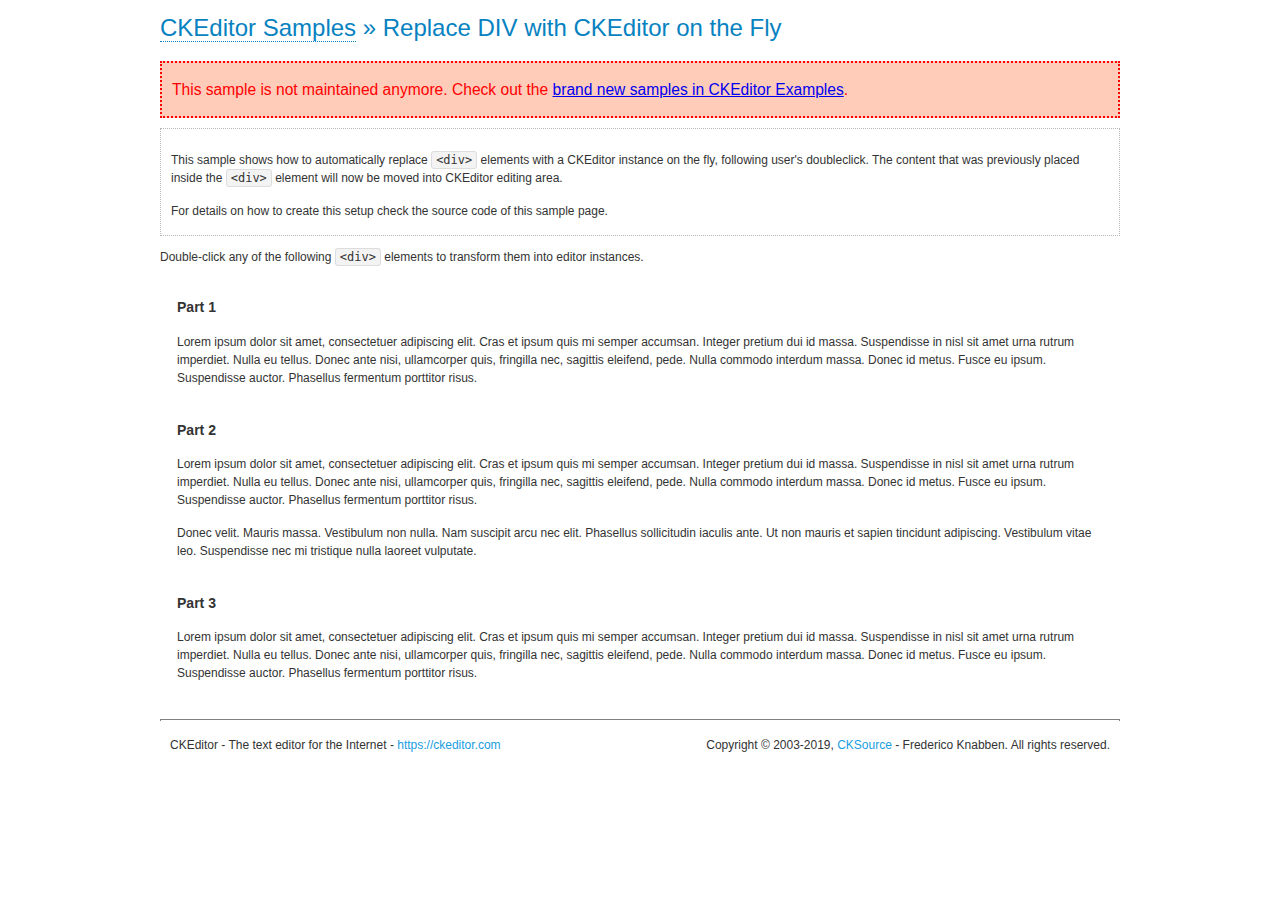
<file: frontend/ckeditor/samples/old/divreplace.html>
<!DOCTYPE html>
<!--
Copyright (c) 2003-2019, CKSource - Frederico Knabben. All rights reserved.
For licensing, see LICENSE.md or https://ckeditor.com/legal/ckeditor-oss-license
-->
<html>
<head>
	<meta charset="utf-8">
	<title>Replace DIV &mdash; CKEditor Sample</title>
	<script src="../../ckeditor.js"></script>
	<link href="sample.css" rel="stylesheet">
	<style>

		div.editable
		{
			border: solid 2px transparent;
			padding-left: 15px;
			padding-right: 15px;
		}

		div.editable:hover
		{
			border-color: black;
		}

	</style>
	<script>

		// Uncomment the following code to test the "Timeout Loading Method".
		// CKEDITOR.loadFullCoreTimeout = 5;

		window.onload = function() {
			// Listen to the double click event.
			if ( window.addEventListener )
				document.body.addEventListener( 'dblclick', onDoubleClick, false );
			else if ( window.attachEvent )
				document.body.attachEvent( 'ondblclick', onDoubleClick );

		};

		function onDoubleClick( ev ) {
			// Get the element which fired the event. This is not necessarily the
			// element to which the event has been attached.
			var element = ev.target || ev.srcElement;

			// Find out the div that holds this element.
			var name;

			do {
				element = element.parentNode;
			}
			while ( element && ( name = element.nodeName.toLowerCase() ) &&
				( name != 'div' || element.className.indexOf( 'editable' ) == -1 ) && name != 'body' );

			if ( name == 'div' && element.className.indexOf( 'editable' ) != -1 )
				replaceDiv( element );
		}

		var editor;

		function replaceDiv( div ) {
			if ( editor )
				editor.destroy();

			editor = CKEDITOR.replace( div );
		}

	</script>
</head>
<body>
	<h1 class="samples">
		<a href="index.html">CKEditor Samples</a> &raquo; Replace DIV with CKEditor on the Fly
	</h1>
	<div class="warning deprecated">
		This sample is not maintained anymore. Check out the <a href="https://ckeditor.com/docs/ckeditor4/latest/examples/index.html">brand new samples in CKEditor Examples</a>.
	</div>
	<div class="description">
		<p>
			This sample shows how to automatically replace <code>&lt;div&gt;</code> elements
			with a CKEditor instance on the fly, following user's doubleclick. The content
			that was previously placed inside the <code>&lt;div&gt;</code> element will now
			be moved into CKEditor editing area.
		</p>
		<p>
			For details on how to create this setup check the source code of this sample page.
		</p>
	</div>
	<p>
		Double-click any of the following <code>&lt;div&gt;</code> elements to transform them into
		editor instances.
	</p>
	<div class="editable">
		<h3>
			Part 1
		</h3>
		<p>
			Lorem ipsum dolor sit amet, consectetuer adipiscing elit. Cras et ipsum quis mi
			semper accumsan. Integer pretium dui id massa. Suspendisse in nisl sit amet urna
			rutrum imperdiet. Nulla eu tellus. Donec ante nisi, ullamcorper quis, fringilla
			nec, sagittis eleifend, pede. Nulla commodo interdum massa. Donec id metus. Fusce
			eu ipsum. Suspendisse auctor. Phasellus fermentum porttitor risus.
		</p>
	</div>
	<div class="editable">
		<h3>
			Part 2
		</h3>
		<p>
			Lorem ipsum dolor sit amet, consectetuer adipiscing elit. Cras et ipsum quis mi
			semper accumsan. Integer pretium dui id massa. Suspendisse in nisl sit amet urna
			rutrum imperdiet. Nulla eu tellus. Donec ante nisi, ullamcorper quis, fringilla
			nec, sagittis eleifend, pede. Nulla commodo interdum massa. Donec id metus. Fusce
			eu ipsum. Suspendisse auctor. Phasellus fermentum porttitor risus.
		</p>
		<p>
			Donec velit. Mauris massa. Vestibulum non nulla. Nam suscipit arcu nec elit. Phasellus
			sollicitudin iaculis ante. Ut non mauris et sapien tincidunt adipiscing. Vestibulum
			vitae leo. Suspendisse nec mi tristique nulla laoreet vulputate.
		</p>
	</div>
	<div class="editable">
		<h3>
			Part 3
		</h3>
		<p>
			Lorem ipsum dolor sit amet, consectetuer adipiscing elit. Cras et ipsum quis mi
			semper accumsan. Integer pretium dui id massa. Suspendisse in nisl sit amet urna
			rutrum imperdiet. Nulla eu tellus. Donec ante nisi, ullamcorper quis, fringilla
			nec, sagittis eleifend, pede. Nulla commodo interdum massa. Donec id metus. Fusce
			eu ipsum. Suspendisse auctor. Phasellus fermentum porttitor risus.
		</p>
	</div>
	<div id="footer">
		<hr>
		<p>
			CKEditor - The text editor for the Internet - <a class="samples" href="https://ckeditor.com/">https://ckeditor.com</a>
		</p>
		<p id="copy">
			Copyright &copy; 2003-2019, <a class="samples" href="https://cksource.com/">CKSource</a> - Frederico
			Knabben. All rights reserved.
		</p>
	</div>
</body>
</html>
</file>
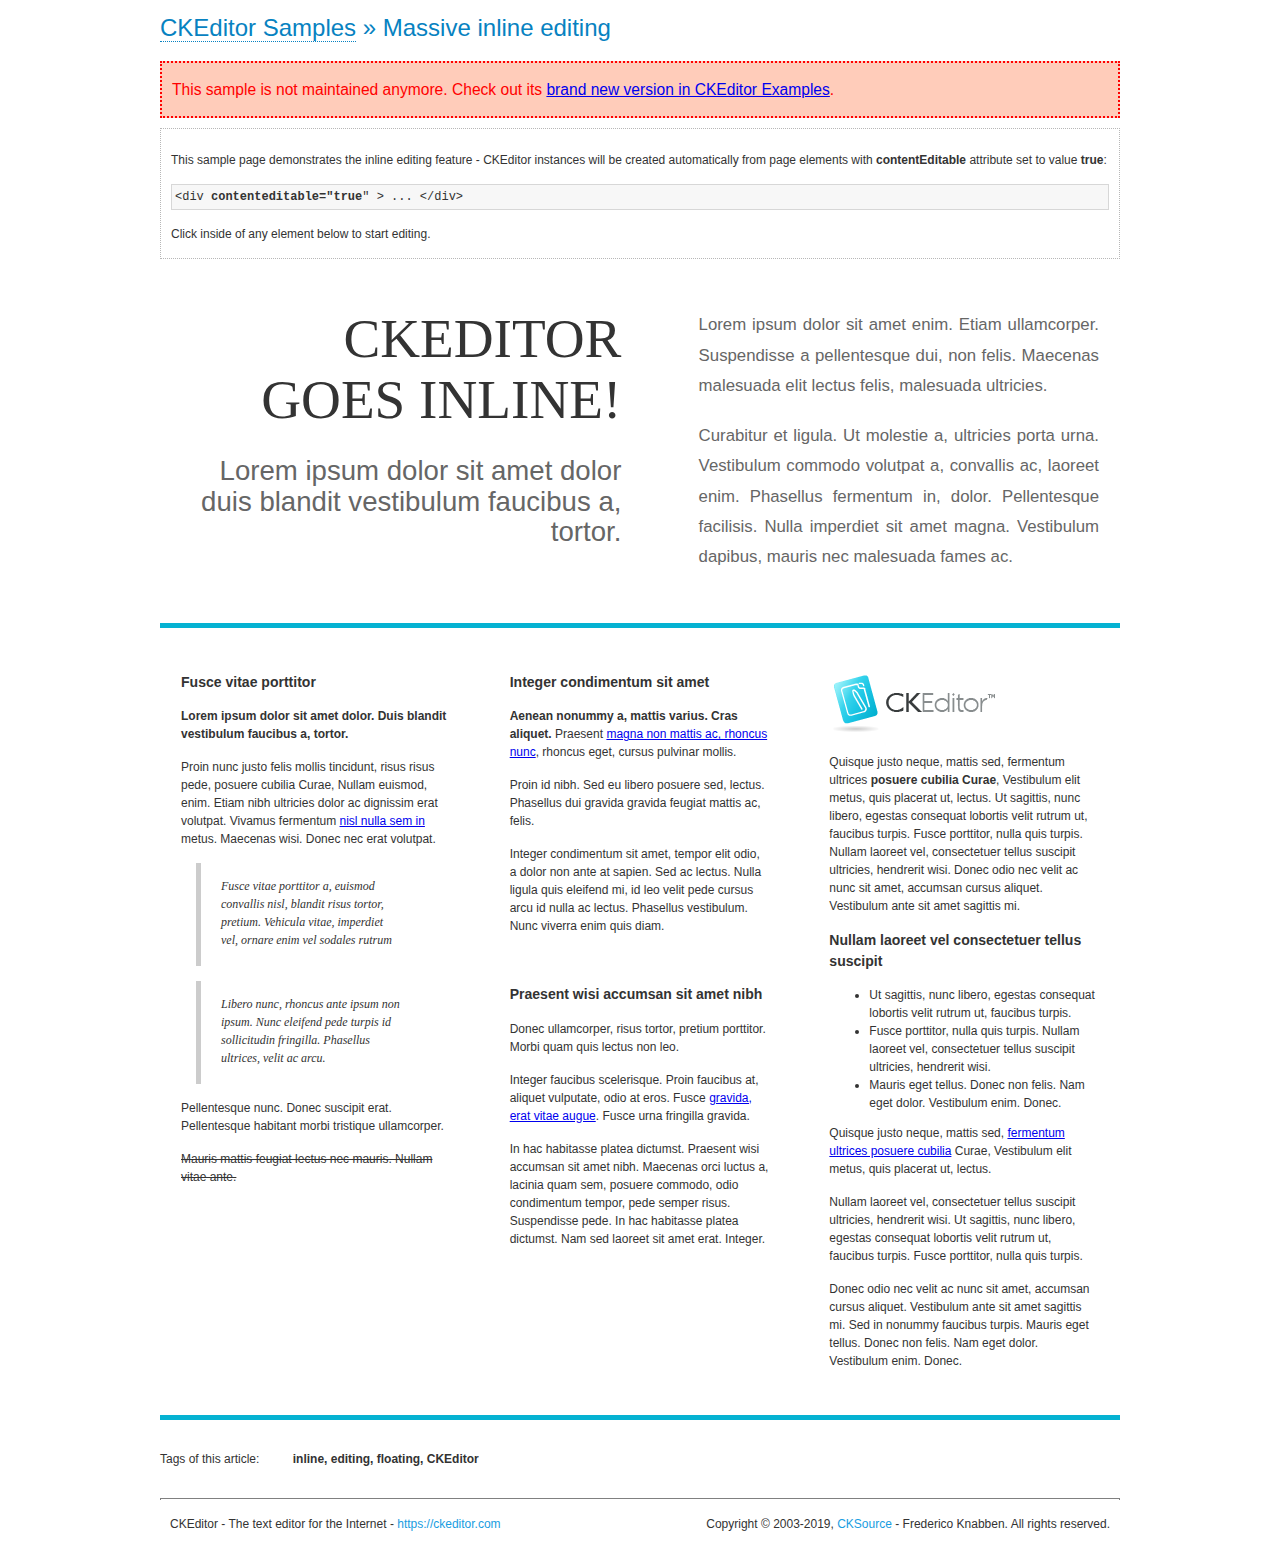
<file: frontend/ckeditor/samples/old/inlineall.html>
<!DOCTYPE html>
<!--
Copyright (c) 2003-2019, CKSource - Frederico Knabben. All rights reserved.
For licensing, see LICENSE.md or https://ckeditor.com/legal/ckeditor-oss-license
-->
<html>
<head>
	<meta charset="utf-8">
	<title>Massive inline editing &mdash; CKEditor Sample</title>
	<script src="../../ckeditor.js"></script>
	<script>

		// This code is generally not necessary, but it is here to demonstrate
		// how to customize specific editor instances on the fly. This fits well
		// this demo because we have editable elements (like headers) that
		// require less features.

		// The "instanceCreated" event is fired for every editor instance created.
		CKEDITOR.on( 'instanceCreated', function( event ) {
			var editor = event.editor,
				element = editor.element;

			// Customize editors for headers and tag list.
			// These editors don't need features like smileys, templates, iframes etc.
			if ( element.is( 'h1', 'h2', 'h3' ) || element.getAttribute( 'id' ) == 'taglist' ) {
				// Customize the editor configurations on "configLoaded" event,
				// which is fired after the configuration file loading and
				// execution. This makes it possible to change the
				// configurations before the editor initialization takes place.
				editor.on( 'configLoaded', function() {

					// Remove unnecessary plugins to make the editor simpler.
					editor.config.removePlugins = 'colorbutton,find,flash,font,' +
						'forms,iframe,image,newpage,removeformat,' +
						'smiley,specialchar,stylescombo,templates';

					// Rearrange the layout of the toolbar.
					editor.config.toolbarGroups = [
						{ name: 'editing',		groups: [ 'basicstyles', 'links' ] },
						{ name: 'undo' },
						{ name: 'clipboard',	groups: [ 'selection', 'clipboard' ] },
						{ name: 'about' }
					];
				});
			}
		});

	</script>
	<link href="sample.css" rel="stylesheet">
	<style>

		/* The following styles are just to make the page look nice. */

		/* Workaround to show Arial Black in Firefox. */
		@font-face
		{
			font-family: 'arial-black';
			src: local('Arial Black');
		}

		*[contenteditable="true"]
		{
			padding: 10px;
		}

		#container
		{
			width: 960px;
			margin: 30px auto 0;
		}

		#header
		{
			overflow: hidden;
			padding: 0 0 30px;
			border-bottom: 5px solid #05B2D2;
			position: relative;
		}

		#headerLeft,
		#headerRight
		{
			width: 49%;
			overflow: hidden;
		}

		#headerLeft
		{
			float: left;
			padding: 10px 1px 1px;
		}

		#headerLeft h2,
		#headerLeft h3
		{
			text-align: right;
			margin: 0;
			overflow: hidden;
			font-weight: normal;
		}

		#headerLeft h2
		{
			font-family: "Arial Black",arial-black;
			font-size: 4.6em;
			line-height: 1.1;
			text-transform: uppercase;
		}

		#headerLeft h3
		{
			font-size: 2.3em;
			line-height: 1.1;
			margin: .2em 0 0;
			color: #666;
		}

		#headerRight
		{
			float: right;
			padding: 1px;
		}

		#headerRight p
		{
			line-height: 1.8;
			text-align: justify;
			margin: 0;
		}

		#headerRight p + p
		{
			margin-top: 20px;
		}

		#headerRight > div
		{
			padding: 20px;
			margin: 0 0 0 30px;
			font-size: 1.4em;
			color: #666;
		}

		#columns
		{
			color: #333;
			overflow: hidden;
			padding: 20px 0;
		}

		#columns > div
		{
			float: left;
			width: 33.3%;
		}

		#columns #column1 > div
		{
			margin-left: 1px;
		}

		#columns #column3 > div
		{
			margin-right: 1px;
		}

		#columns > div > div
		{
			margin: 0px 10px;
			padding: 10px 20px;
		}

		#columns blockquote
		{
			margin-left: 15px;
		}

		#tagLine
		{
			border-top: 5px solid #05B2D2;
			padding-top: 20px;
		}

		#taglist {
			display: inline-block;
			margin-left: 20px;
			font-weight: bold;
			margin: 0 0 0 20px;
		}

	</style>
</head>
<body>
<div>
	<h1 class="samples"><a href="index.html">CKEditor Samples</a> &raquo; Massive inline editing</h1>
	<div class="warning deprecated">
		This sample is not maintained anymore. Check out its <a href="https://ckeditor.com/docs/ckeditor4/latest/examples/inline.html">brand new version in CKEditor Examples</a>.
	</div>
	<div class="description">
		<p>This sample page demonstrates the inline editing feature - CKEditor instances will be created automatically from page elements with <strong>contentEditable</strong> attribute set to value <strong>true</strong>:</p>
		<pre class="samples">&lt;div <strong>contenteditable="true</strong>" &gt; ... &lt;/div&gt;</pre>
		<p>Click inside of any element below to start editing.</p>
	</div>
</div>
<div id="container">
	<div id="header">
		<div id="headerLeft">
			<h2 id="sampleTitle" contenteditable="true">
				CKEditor<br> Goes Inline!
			</h2>
			<h3 contenteditable="true">
				Lorem ipsum dolor sit amet dolor duis blandit vestibulum faucibus a, tortor.
			</h3>
		</div>
		<div id="headerRight">
			<div contenteditable="true">
				<p>
					Lorem ipsum dolor sit amet enim. Etiam ullamcorper. Suspendisse a pellentesque dui, non felis. Maecenas malesuada elit lectus felis, malesuada ultricies.
				</p>
				<p>
					Curabitur et ligula. Ut molestie a, ultricies porta urna. Vestibulum commodo volutpat a, convallis ac, laoreet enim. Phasellus fermentum in, dolor. Pellentesque facilisis. Nulla imperdiet sit amet magna. Vestibulum dapibus, mauris nec malesuada fames ac.
				</p>
			</div>
		</div>
	</div>
	<div id="columns">
		<div id="column1">
			<div contenteditable="true">
				<h3>
					Fusce vitae porttitor
				</h3>
				<p>
					<strong>
						Lorem ipsum dolor sit amet dolor. Duis blandit vestibulum faucibus a, tortor.
					</strong>
				</p>
				<p>
					Proin nunc justo felis mollis tincidunt, risus risus pede, posuere cubilia Curae, Nullam euismod, enim. Etiam nibh ultricies dolor ac dignissim erat volutpat. Vivamus fermentum <a href="https://ckeditor.com/">nisl nulla sem in</a> metus. Maecenas wisi. Donec nec erat volutpat.
				</p>
				<blockquote>
					<p>
						Fusce vitae porttitor a, euismod convallis nisl, blandit risus tortor, pretium.
						Vehicula vitae, imperdiet vel, ornare enim vel sodales rutrum
					</p>
				</blockquote>
				<blockquote>
					<p>
						Libero nunc, rhoncus ante ipsum non ipsum. Nunc eleifend pede turpis id sollicitudin fringilla. Phasellus ultrices, velit ac arcu.
					</p>
				</blockquote>
				<p>Pellentesque nunc. Donec suscipit erat. Pellentesque habitant morbi tristique ullamcorper.</p>
				<p><s>Mauris mattis feugiat lectus nec mauris. Nullam vitae ante.</s></p>
			</div>
		</div>
		<div id="column2">
			<div contenteditable="true">
				<h3>
					Integer condimentum sit amet
				</h3>
				<p>
					<strong>Aenean nonummy a, mattis varius. Cras aliquet.</strong>
					Praesent <a href="https://ckeditor.com/">magna non mattis ac, rhoncus nunc</a>, rhoncus eget, cursus pulvinar mollis.</p>
				<p>Proin id nibh. Sed eu libero posuere sed, lectus. Phasellus dui gravida gravida feugiat mattis ac, felis.</p>
				<p>Integer condimentum sit amet, tempor elit odio, a dolor non ante at sapien. Sed ac lectus. Nulla ligula quis eleifend mi, id leo velit pede cursus arcu id nulla ac lectus. Phasellus vestibulum. Nunc viverra enim quis diam.</p>
			</div>
			<div contenteditable="true">
				<h3>
					Praesent wisi accumsan sit amet nibh
				</h3>
				<p>Donec ullamcorper, risus tortor, pretium porttitor. Morbi quam quis lectus non leo.</p>
				<p style="margin-left: 40px; ">Integer faucibus scelerisque. Proin faucibus at, aliquet vulputate, odio at eros. Fusce <a href="https://ckeditor.com/">gravida, erat vitae augue</a>. Fusce urna fringilla gravida.</p>
				<p>In hac habitasse platea dictumst. Praesent wisi accumsan sit amet nibh. Maecenas orci luctus a, lacinia quam sem, posuere commodo, odio condimentum tempor, pede semper risus. Suspendisse pede. In hac habitasse platea dictumst. Nam sed laoreet sit amet erat. Integer.</p>
			</div>
		</div>
		<div id="column3">
			<div contenteditable="true">
				<p>
					<img src="assets/inlineall/logo.png" alt="CKEditor logo" style="float:left">
				</p>
				<p>Quisque justo neque, mattis sed, fermentum ultrices <strong>posuere cubilia Curae</strong>, Vestibulum elit metus, quis placerat ut, lectus. Ut sagittis, nunc libero, egestas consequat lobortis velit rutrum ut, faucibus turpis. Fusce porttitor, nulla quis turpis. Nullam laoreet vel, consectetuer tellus suscipit ultricies, hendrerit wisi. Donec odio nec velit ac nunc sit amet, accumsan cursus aliquet. Vestibulum ante sit amet sagittis mi.</p>
				<h3>
					Nullam laoreet vel consectetuer tellus suscipit
				</h3>
				<ul>
					<li>Ut sagittis, nunc libero, egestas consequat lobortis velit rutrum ut, faucibus turpis.</li>
					<li>Fusce porttitor, nulla quis turpis. Nullam laoreet vel, consectetuer tellus suscipit ultricies, hendrerit wisi.</li>
					<li>Mauris eget tellus. Donec non felis. Nam eget dolor. Vestibulum enim. Donec.</li>
				</ul>
				<p>Quisque justo neque, mattis sed, <a href="https://ckeditor.com/">fermentum ultrices posuere cubilia</a> Curae, Vestibulum elit metus, quis placerat ut, lectus.</p>
				<p>Nullam laoreet vel, consectetuer tellus suscipit ultricies, hendrerit wisi. Ut sagittis, nunc libero, egestas consequat lobortis velit rutrum ut, faucibus turpis. Fusce porttitor, nulla quis turpis.</p>
				<p>Donec odio nec velit ac nunc sit amet, accumsan cursus aliquet. Vestibulum ante sit amet sagittis mi. Sed in nonummy faucibus turpis. Mauris eget tellus. Donec non felis. Nam eget dolor. Vestibulum enim. Donec.</p>
			</div>
		</div>
	</div>
	<div id="tagLine">
		Tags of this article:
		<p id="taglist" contenteditable="true">
			inline, editing, floating, CKEditor
		</p>
	</div>
</div>
<div id="footer">
	<hr>
	<p>
		CKEditor - The text editor for the Internet - <a class="samples" href="https://ckeditor.com/">
			https://ckeditor.com</a>
	</p>
	<p id="copy">
		Copyright &copy; 2003-2019, <a class="samples" href="https://cksource.com/">CKSource</a>
		- Frederico Knabben. All rights reserved.
	</p>
</div>
</body>
</html>
</file>
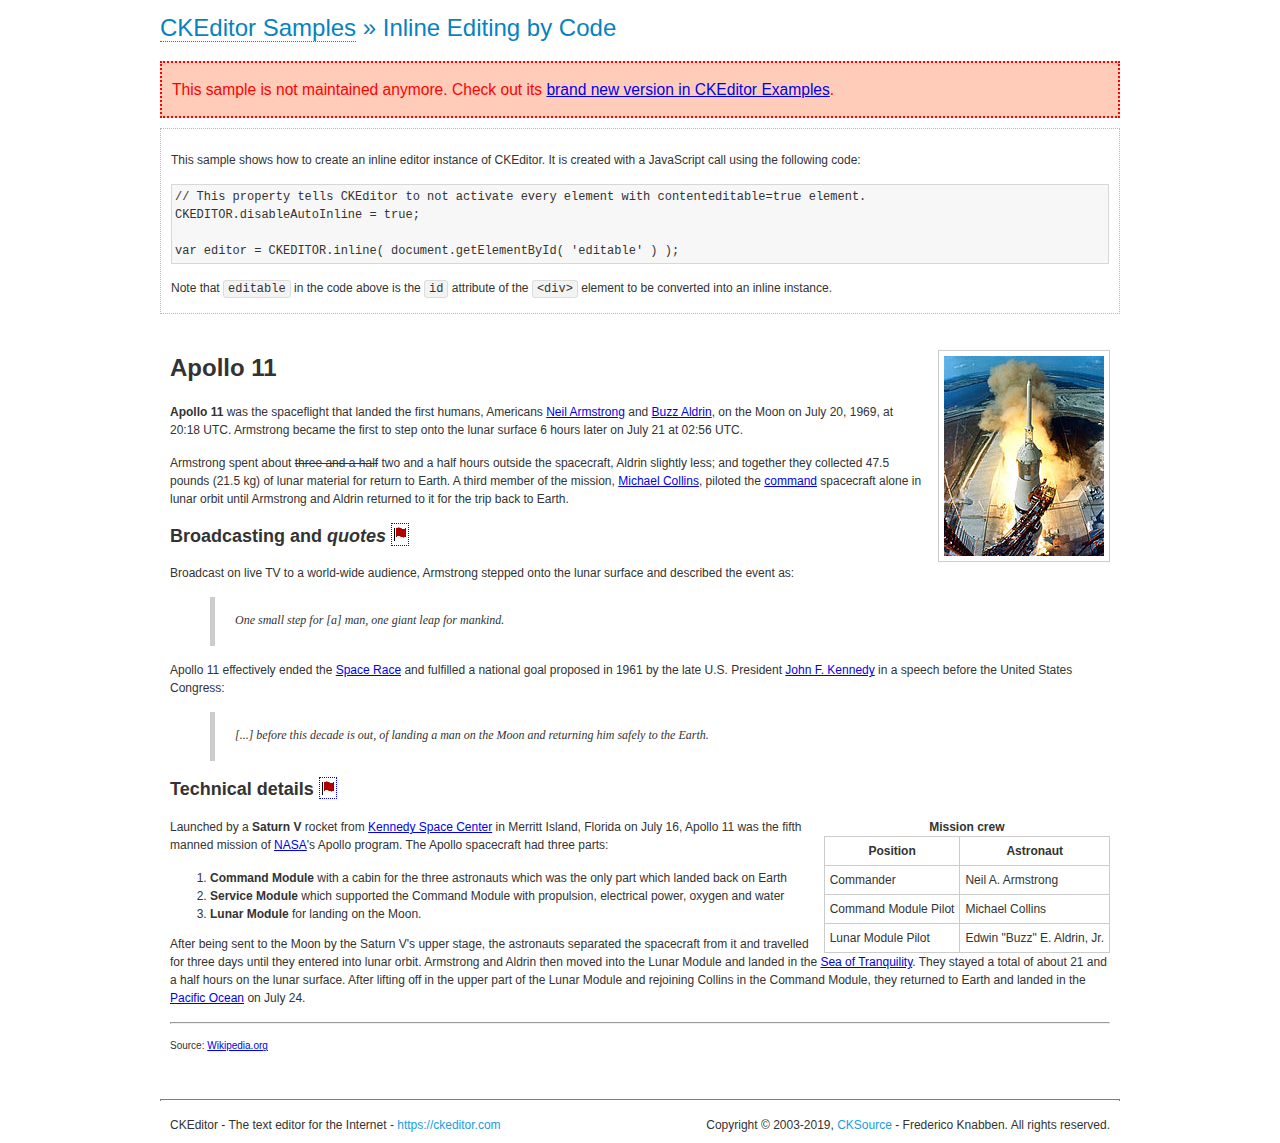
<file: frontend/ckeditor/samples/old/inlinebycode.html>
<!DOCTYPE html>
<!--
Copyright (c) 2003-2019, CKSource - Frederico Knabben. All rights reserved.
For licensing, see LICENSE.md or https://ckeditor.com/legal/ckeditor-oss-license
-->
<html>
<head>
	<meta charset="utf-8">
	<title>Inline Editing by Code &mdash; CKEditor Sample</title>
	<script src="../../ckeditor.js"></script>
	<link href="sample.css" rel="stylesheet">
	<style>

		#editable
		{
			padding: 10px;
			float: left;
		}

	</style>
</head>
<body>
	<h1 class="samples">
		<a href="index.html">CKEditor Samples</a> &raquo; Inline Editing by Code
	</h1>
	<div class="warning deprecated">
		This sample is not maintained anymore. Check out its <a href="https://ckeditor.com/docs/ckeditor4/latest/examples/inline.html">brand new version in CKEditor Examples</a>.
	</div>
	<div class="description">
		<p>
			This sample shows how to create an inline editor instance of CKEditor. It is created
			with a JavaScript call using the following code:
		</p>
<pre class="samples">
// This property tells CKEditor to not activate every element with contenteditable=true element.
CKEDITOR.disableAutoInline = true;

var editor = CKEDITOR.inline( document.getElementById( 'editable' ) );
</pre>
		<p>
			Note that <code>editable</code> in the code above is the <code>id</code>
			attribute of the <code>&lt;div&gt;</code> element to be converted into an inline instance.
		</p>
	</div>
	<div id="editable" contenteditable="true">
		<h1><img alt="Saturn V carrying Apollo 11" class="right" src="assets/sample.jpg" /> Apollo 11</h1>

		<p><b>Apollo 11</b> was the spaceflight that landed the first humans, Americans <a href="http://en.wikipedia.org/wiki/Neil_Armstrong" title="Neil Armstrong">Neil Armstrong</a> and <a href="http://en.wikipedia.org/wiki/Buzz_Aldrin" title="Buzz Aldrin">Buzz Aldrin</a>, on the Moon on July 20, 1969, at 20:18 UTC. Armstrong became the first to step onto the lunar surface 6 hours later on July 21 at 02:56 UTC.</p>

		<p>Armstrong spent about <s>three and a half</s> two and a half hours outside the spacecraft, Aldrin slightly less; and together they collected 47.5 pounds (21.5&nbsp;kg) of lunar material for return to Earth. A third member of the mission, <a href="http://en.wikipedia.org/wiki/Michael_Collins_(astronaut)" title="Michael Collins (astronaut)">Michael Collins</a>, piloted the <a href="http://en.wikipedia.org/wiki/Apollo_Command/Service_Module" title="Apollo Command/Service Module">command</a> spacecraft alone in lunar orbit until Armstrong and Aldrin returned to it for the trip back to Earth.</p>

		<h2>Broadcasting and <em>quotes</em> <a id="quotes" name="quotes"></a></h2>

		<p>Broadcast on live TV to a world-wide audience, Armstrong stepped onto the lunar surface and described the event as:</p>

		<blockquote>
			<p>One small step for [a] man, one giant leap for mankind.</p>
		</blockquote>

		<p>Apollo 11 effectively ended the <a href="http://en.wikipedia.org/wiki/Space_Race" title="Space Race">Space Race</a> and fulfilled a national goal proposed in 1961 by the late U.S. President <a href="http://en.wikipedia.org/wiki/John_F._Kennedy" title="John F. Kennedy">John F. Kennedy</a> in a speech before the United States Congress:</p>

		<blockquote>
			<p>[...] before this decade is out, of landing a man on the Moon and returning him safely to the Earth.</p>
		</blockquote>

		<h2>Technical details <a id="tech-details" name="tech-details"></a></h2>

		<table align="right" border="1" bordercolor="#ccc" cellpadding="5" cellspacing="0" style="border-collapse:collapse;margin:10px 0 10px 15px;">
			<caption><strong>Mission crew</strong></caption>
			<thead>
			<tr>
				<th scope="col">Position</th>
				<th scope="col">Astronaut</th>
			</tr>
			</thead>
			<tbody>
			<tr>
				<td>Commander</td>
				<td>Neil A. Armstrong</td>
			</tr>
			<tr>
				<td>Command Module Pilot</td>
				<td>Michael Collins</td>
			</tr>
			<tr>
				<td>Lunar Module Pilot</td>
				<td>Edwin &quot;Buzz&quot; E. Aldrin, Jr.</td>
			</tr>
			</tbody>
		</table>

		<p>Launched by a <strong>Saturn V</strong> rocket from <a href="http://en.wikipedia.org/wiki/Kennedy_Space_Center" title="Kennedy Space Center">Kennedy Space Center</a> in Merritt Island, Florida on July 16, Apollo 11 was the fifth manned mission of <a href="http://en.wikipedia.org/wiki/NASA" title="NASA">NASA</a>&#39;s Apollo program. The Apollo spacecraft had three parts:</p>

		<ol>
			<li><strong>Command Module</strong> with a cabin for the three astronauts which was the only part which landed back on Earth</li>
			<li><strong>Service Module</strong> which supported the Command Module with propulsion, electrical power, oxygen and water</li>
			<li><strong>Lunar Module</strong> for landing on the Moon.</li>
		</ol>

		<p>After being sent to the Moon by the Saturn V&#39;s upper stage, the astronauts separated the spacecraft from it and travelled for three days until they entered into lunar orbit. Armstrong and Aldrin then moved into the Lunar Module and landed in the <a href="http://en.wikipedia.org/wiki/Mare_Tranquillitatis" title="Mare Tranquillitatis">Sea of Tranquility</a>. They stayed a total of about 21 and a half hours on the lunar surface. After lifting off in the upper part of the Lunar Module and rejoining Collins in the Command Module, they returned to Earth and landed in the <a href="http://en.wikipedia.org/wiki/Pacific_Ocean" title="Pacific Ocean">Pacific Ocean</a> on July 24.</p>

		<hr />
		<p style="text-align: right;"><small>Source: <a href="http://en.wikipedia.org/wiki/Apollo_11">Wikipedia.org</a></small></p>
	</div>

	<script>
		// We need to turn off the automatic editor creation first.
		CKEDITOR.disableAutoInline = true;

		var editor = CKEDITOR.inline( 'editable' );
	</script>
	<div id="footer">
		<hr>
		<p contenteditable="true">
			CKEditor - The text editor for the Internet - <a class="samples" href="https://ckeditor.com/">
				https://ckeditor.com</a>
		</p>
		<p id="copy">
			Copyright &copy; 2003-2019, <a class="samples" href="https://cksource.com/">CKSource</a>
			- Frederico Knabben. All rights reserved.
		</p>
	</div>
</body>
</html>
</file>
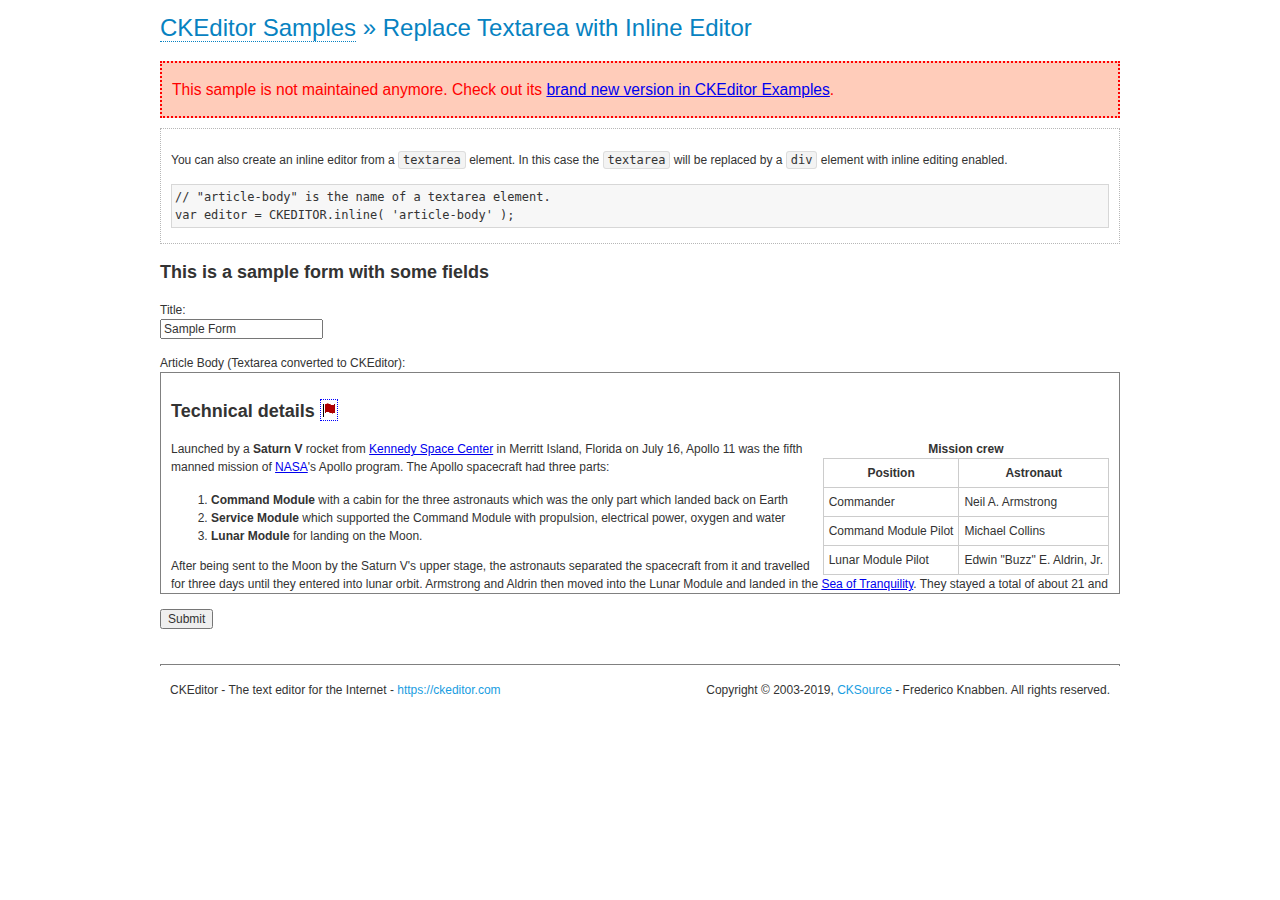
<file: frontend/ckeditor/samples/old/inlinetextarea.html>
<!DOCTYPE html>
<!--
Copyright (c) 2003-2019, CKSource - Frederico Knabben. All rights reserved.
For licensing, see LICENSE.md or https://ckeditor.com/legal/ckeditor-oss-license
-->
<html>
<head>
	<meta charset="utf-8">
	<title>Replace Textarea with Inline Editor &mdash; CKEditor Sample</title>
	<script src="../../ckeditor.js"></script>
	<link href="sample.css" rel="stylesheet">
	<style>

		/* Style the CKEditor element to look like a textfield */
		.cke_textarea_inline
		{
			padding: 10px;
			height: 200px;
			overflow: auto;

			border: 1px solid gray;
			-webkit-appearance: textfield;
		}

	</style>
</head>
<body>
	<h1 class="samples">
		<a href="index.html">CKEditor Samples</a> &raquo; Replace Textarea with Inline Editor
	</h1>
	<div class="warning deprecated">
		This sample is not maintained anymore. Check out its <a href="https://ckeditor.com/docs/ckeditor4/latest/examples/inline.html">brand new version in CKEditor Examples</a>.
	</div>
	<div class="description">
		<p>
			You can also create an inline editor from a <code>textarea</code>
			element. In this case the <code>textarea</code> will be replaced
			by a <code>div</code> element with inline editing enabled.
		</p>
<pre class="samples">
// "article-body" is the name of a textarea element.
var editor = CKEDITOR.inline( 'article-body' );
</pre>
	</div>
	<form action="sample_posteddata.php" method="post">
		<h2>This is a sample form with some fields</h2>
		<p>
			Title:<br>
			<input type="text" name="title" value="Sample Form"></p>
		<p>
			Article Body (Textarea converted to CKEditor):<br>
			<textarea name="article-body" style="height: 200px">
				&lt;h2&gt;Technical details &lt;a id="tech-details" name="tech-details"&gt;&lt;/a&gt;&lt;/h2&gt;

				&lt;table align="right" border="1" bordercolor="#ccc" cellpadding="5" cellspacing="0" style="border-collapse:collapse;margin:10px 0 10px 15px;"&gt;
					&lt;caption&gt;&lt;strong&gt;Mission crew&lt;/strong&gt;&lt;/caption&gt;
					&lt;thead&gt;
					&lt;tr&gt;
						&lt;th scope="col"&gt;Position&lt;/th&gt;
						&lt;th scope="col"&gt;Astronaut&lt;/th&gt;
					&lt;/tr&gt;
					&lt;/thead&gt;
					&lt;tbody&gt;
					&lt;tr&gt;
						&lt;td&gt;Commander&lt;/td&gt;
						&lt;td&gt;Neil A. Armstrong&lt;/td&gt;
					&lt;/tr&gt;
					&lt;tr&gt;
						&lt;td&gt;Command Module Pilot&lt;/td&gt;
						&lt;td&gt;Michael Collins&lt;/td&gt;
					&lt;/tr&gt;
					&lt;tr&gt;
						&lt;td&gt;Lunar Module Pilot&lt;/td&gt;
						&lt;td&gt;Edwin &quot;Buzz&quot; E. Aldrin, Jr.&lt;/td&gt;
					&lt;/tr&gt;
					&lt;/tbody&gt;
				&lt;/table&gt;

				&lt;p&gt;Launched by a &lt;strong&gt;Saturn V&lt;/strong&gt; rocket from &lt;a href="http://en.wikipedia.org/wiki/Kennedy_Space_Center" title="Kennedy Space Center"&gt;Kennedy Space Center&lt;/a&gt; in Merritt Island, Florida on July 16, Apollo 11 was the fifth manned mission of &lt;a href="http://en.wikipedia.org/wiki/NASA" title="NASA"&gt;NASA&lt;/a&gt;&#39;s Apollo program. The Apollo spacecraft had three parts:&lt;/p&gt;

				&lt;ol&gt;
					&lt;li&gt;&lt;strong&gt;Command Module&lt;/strong&gt; with a cabin for the three astronauts which was the only part which landed back on Earth&lt;/li&gt;
					&lt;li&gt;&lt;strong&gt;Service Module&lt;/strong&gt; which supported the Command Module with propulsion, electrical power, oxygen and water&lt;/li&gt;
					&lt;li&gt;&lt;strong&gt;Lunar Module&lt;/strong&gt; for landing on the Moon.&lt;/li&gt;
				&lt;/ol&gt;

				&lt;p&gt;After being sent to the Moon by the Saturn V&#39;s upper stage, the astronauts separated the spacecraft from it and travelled for three days until they entered into lunar orbit. Armstrong and Aldrin then moved into the Lunar Module and landed in the &lt;a href="http://en.wikipedia.org/wiki/Mare_Tranquillitatis" title="Mare Tranquillitatis"&gt;Sea of Tranquility&lt;/a&gt;. They stayed a total of about 21 and a half hours on the lunar surface. After lifting off in the upper part of the Lunar Module and rejoining Collins in the Command Module, they returned to Earth and landed in the &lt;a href="http://en.wikipedia.org/wiki/Pacific_Ocean" title="Pacific Ocean"&gt;Pacific Ocean&lt;/a&gt; on July 24.&lt;/p&gt;

				&lt;hr /&gt;
				&lt;p style="text-align: right;"&gt;&lt;small&gt;Source: &lt;a href="http://en.wikipedia.org/wiki/Apollo_11"&gt;Wikipedia.org&lt;/a&gt;&lt;/small&gt;&lt;/p&gt;
			</textarea>
		</p>
		<p>
			<input type="submit" value="Submit">
		</p>
	</form>

	<script>
		CKEDITOR.inline( 'article-body' );
	</script>
	<div id="footer">
		<hr>
		<p>
			CKEditor - The text editor for the Internet - <a class="samples" href="https://ckeditor.com/">
				https://ckeditor.com</a>
		</p>
		<p id="copy">
			Copyright &copy; 2003-2019, <a class="samples" href="https://cksource.com/">CKSource</a>
			- Frederico Knabben. All rights reserved.
		</p>
	</div>
</body>
</html>
</file>
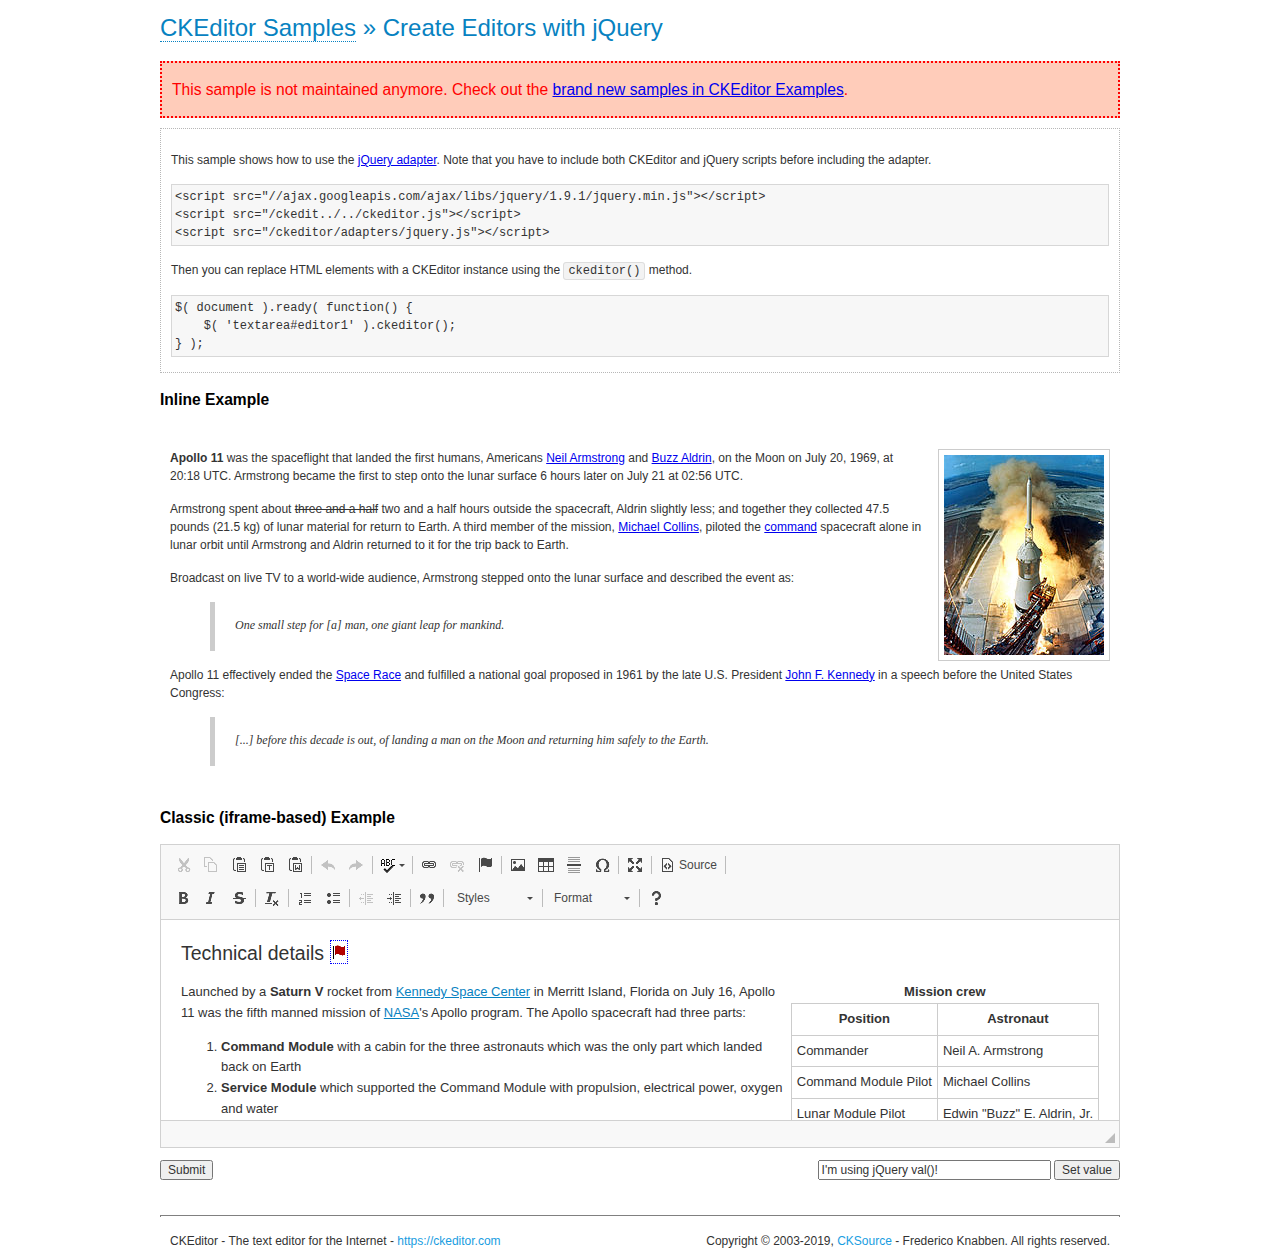
<file: frontend/ckeditor/samples/old/jquery.html>
<!DOCTYPE html>
<!--
Copyright (c) 2003-2019, CKSource - Frederico Knabben. All rights reserved.
For licensing, see LICENSE.md or https://ckeditor.com/legal/ckeditor-oss-license
-->
<html>
<head>
	<meta charset="utf-8">
	<title>jQuery Adapter &mdash; CKEditor Sample</title>
	<script src="http://code.jquery.com/jquery-1.11.0.min.js"></script>
	<script src="../../ckeditor.js"></script>
	<script src="../../adapters/jquery.js"></script>
	<link href="sample.css" rel="stylesheet">
	<style>

		#editable
		{
			padding: 10px;
			float: left;
		}

	</style>
	<script>

		CKEDITOR.disableAutoInline = true;

		$( document ).ready( function() {
			$( '#editor1' ).ckeditor(); // Use CKEDITOR.replace() if element is <textarea>.
			$( '#editable' ).ckeditor(); // Use CKEDITOR.inline().
		} );

		function setValue() {
			$( '#editor1' ).val( $( 'input#val' ).val() );
		}

	</script>
</head>
<body>
	<h1 class="samples">
		<a href="index.html" id="a-test">CKEditor Samples</a> &raquo; Create Editors with jQuery
	</h1>
	<div class="warning deprecated">
		This sample is not maintained anymore. Check out the <a href="https://ckeditor.com/docs/ckeditor4/latest/examples/index.html">brand new samples in CKEditor Examples</a>.
	</div>
	<form action="sample_posteddata.php" method="post">
		<div class="description">
			<p>
				This sample shows how to use the <a href="https://ckeditor.com/docs/ckeditor4/latest/guide/dev_jquery.html">jQuery adapter</a>.
				Note that you have to include both CKEditor and jQuery scripts before including the adapter.
			</p>

<pre class="samples">
&lt;script src="//ajax.googleapis.com/ajax/libs/jquery/1.9.1/jquery.min.js"&gt;&lt;/script&gt;
&lt;script src="/ckedit../../ckeditor.js"&gt;&lt;/script&gt;
&lt;script src="/ckeditor/adapters/jquery.js"&gt;&lt;/script&gt;
</pre>

			<p>Then you can replace HTML elements with a CKEditor instance using the <code>ckeditor()</code> method.</p>

<pre class="samples">
$( document ).ready( function() {
	$( 'textarea#editor1' ).ckeditor();
} );
</pre>
		</div>

		<h2 class="samples">Inline Example</h2>

		<div id="editable" contenteditable="true">
			<p><img alt="Saturn V carrying Apollo 11" class="right" src="assets/sample.jpg"/><b>Apollo 11</b> was the spaceflight that landed the first humans, Americans <a href="http://en.wikipedia.org/wiki/Neil_Armstrong" title="Neil Armstrong">Neil Armstrong</a> and <a href="http://en.wikipedia.org/wiki/Buzz_Aldrin" title="Buzz Aldrin">Buzz Aldrin</a>, on the Moon on July 20, 1969, at 20:18 UTC. Armstrong became the first to step onto the lunar surface 6 hours later on July 21 at 02:56 UTC.</p>
			<p>Armstrong spent about <s>three and a half</s> two and a half hours outside the spacecraft, Aldrin slightly less; and together they collected 47.5 pounds (21.5&nbsp;kg) of lunar material for return to Earth. A third member of the mission, <a href="http://en.wikipedia.org/wiki/Michael_Collins_(astronaut)" title="Michael Collins (astronaut)">Michael Collins</a>, piloted the <a href="http://en.wikipedia.org/wiki/Apollo_Command/Service_Module" title="Apollo Command/Service Module">command</a> spacecraft alone in lunar orbit until Armstrong and Aldrin returned to it for the trip back to Earth.
			<p>Broadcast on live TV to a world-wide audience, Armstrong stepped onto the lunar surface and described the event as:</p>
			<blockquote><p>One small step for [a] man, one giant leap for mankind.</p></blockquote> <p>Apollo 11 effectively ended the <a href="http://en.wikipedia.org/wiki/Space_Race" title="Space Race">Space Race</a> and fulfilled a national goal proposed in 1961 by the late U.S. President <a href="http://en.wikipedia.org/wiki/John_F._Kennedy" title="John F. Kennedy">John F. Kennedy</a> in a speech before the United States Congress:</p> <blockquote><p>[...] before this decade is out, of landing a man on the Moon and returning him safely to the Earth.</p></blockquote>
		</div>

		<br style="clear: both">

		<h2 class="samples">Classic (iframe-based) Example</h2>

		<textarea cols="80" id="editor1" name="editor1" rows="10">
			&lt;h2&gt;Technical details &lt;a id=&quot;tech-details&quot; name=&quot;tech-details&quot;&gt;&lt;/a&gt;&lt;/h2&gt; &lt;table align=&quot;right&quot; border=&quot;1&quot; bordercolor=&quot;#ccc&quot; cellpadding=&quot;5&quot; cellspacing=&quot;0&quot; style=&quot;border-collapse:collapse;margin:10px 0 10px 15px;&quot;&gt; &lt;caption&gt;&lt;strong&gt;Mission crew&lt;/strong&gt;&lt;/caption&gt; &lt;thead&gt; &lt;tr&gt; &lt;th scope=&quot;col&quot;&gt;Position&lt;/th&gt; &lt;th scope=&quot;col&quot;&gt;Astronaut&lt;/th&gt; &lt;/tr&gt; &lt;/thead&gt; &lt;tbody&gt; &lt;tr&gt; &lt;td&gt;Commander&lt;/td&gt; &lt;td&gt;Neil A. Armstrong&lt;/td&gt; &lt;/tr&gt; &lt;tr&gt; &lt;td&gt;Command Module Pilot&lt;/td&gt; &lt;td&gt;Michael Collins&lt;/td&gt; &lt;/tr&gt; &lt;tr&gt; &lt;td&gt;Lunar Module Pilot&lt;/td&gt; &lt;td&gt;Edwin &amp;quot;Buzz&amp;quot; E. Aldrin, Jr.&lt;/td&gt; &lt;/tr&gt; &lt;/tbody&gt; &lt;/table&gt; &lt;p&gt;Launched by a &lt;strong&gt;Saturn V&lt;/strong&gt; rocket from &lt;a href=&quot;http://en.wikipedia.org/wiki/Kennedy_Space_Center&quot; title=&quot;Kennedy Space Center&quot;&gt;Kennedy Space Center&lt;/a&gt; in Merritt Island, Florida on July 16, Apollo 11 was the fifth manned mission of &lt;a href=&quot;http://en.wikipedia.org/wiki/NASA&quot; title=&quot;NASA&quot;&gt;NASA&lt;/a&gt;&amp;#39;s Apollo program. The Apollo spacecraft had three parts:&lt;/p&gt; &lt;ol&gt; &lt;li&gt;&lt;strong&gt;Command Module&lt;/strong&gt; with a cabin for the three astronauts which was the only part which landed back on Earth&lt;/li&gt; &lt;li&gt;&lt;strong&gt;Service Module&lt;/strong&gt; which supported the Command Module with propulsion, electrical power, oxygen and water&lt;/li&gt; &lt;li&gt;&lt;strong&gt;Lunar Module&lt;/strong&gt; for landing on the Moon.&lt;/li&gt; &lt;/ol&gt; &lt;p&gt;After being sent to the Moon by the Saturn V&amp;#39;s upper stage, the astronauts separated the spacecraft from it and travelled for three days until they entered into lunar orbit. Armstrong and Aldrin then moved into the Lunar Module and landed in the &lt;a href=&quot;http://en.wikipedia.org/wiki/Mare_Tranquillitatis&quot; title=&quot;Mare Tranquillitatis&quot;&gt;Sea of Tranquility&lt;/a&gt;. They stayed a total of about 21 and a half hours on the lunar surface. After lifting off in the upper part of the Lunar Module and rejoining Collins in the Command Module, they returned to Earth and landed in the &lt;a href=&quot;http://en.wikipedia.org/wiki/Pacific_Ocean&quot; title=&quot;Pacific Ocean&quot;&gt;Pacific Ocean&lt;/a&gt; on July 24.&lt;/p&gt; &lt;hr/&gt; &lt;p style=&quot;text-align: right;&quot;&gt;&lt;small&gt;Source: &lt;a href=&quot;http://en.wikipedia.org/wiki/Apollo_11&quot;&gt;Wikipedia.org&lt;/a&gt;&lt;/small&gt;&lt;/p&gt;
		</textarea>

		<p style="overflow: hidden">
			<input style="float: left" type="submit" value="Submit">
			<span style="float: right">
				<input type="text" id="val" value="I'm using jQuery val()!" size="30">
				<input onclick="setValue();" type="button" value="Set value">
			</span>
		</p>
	</form>
	<div id="footer">
		<hr>
		<p>
			CKEditor - The text editor for the Internet - <a class="samples" href="https://ckeditor.com/">https://ckeditor.com</a>
		</p>
		<p id="copy">
			Copyright &copy; 2003-2019, <a class="samples" href="https://cksource.com/">CKSource</a> - Frederico
			Knabben. All rights reserved.
		</p>
	</div>
</body>
</html>
</file>
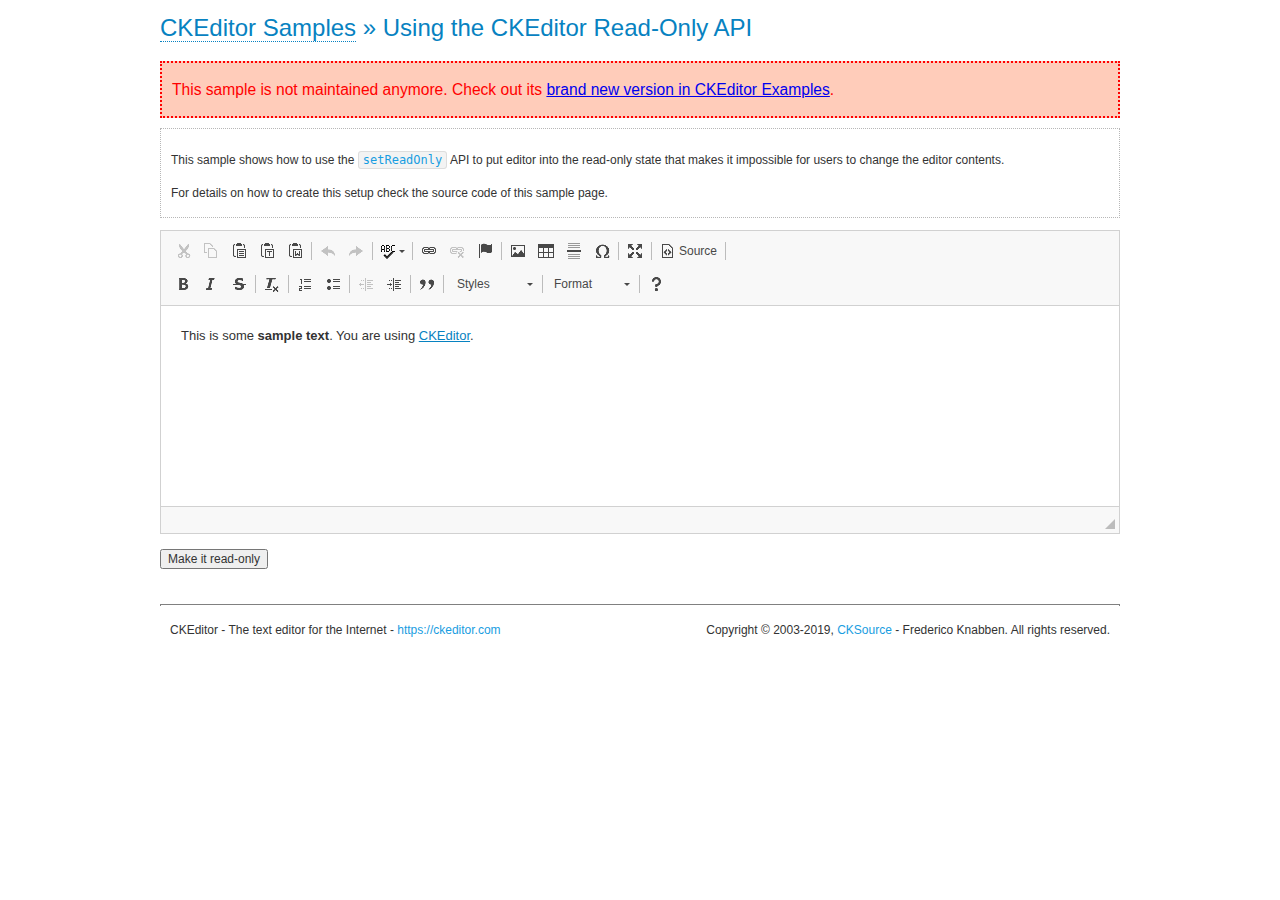
<file: frontend/ckeditor/samples/old/readonly.html>
<!DOCTYPE html>
<!--
Copyright (c) 2003-2019, CKSource - Frederico Knabben. All rights reserved.
For licensing, see LICENSE.md or https://ckeditor.com/legal/ckeditor-oss-license
-->
<html>
<head>
	<meta charset="utf-8">
	<title>Using the CKEditor Read-Only API &mdash; CKEditor Sample</title>
	<script src="../../ckeditor.js"></script>
	<link rel="stylesheet" href="sample.css">
	<script>

		var editor;

		// The instanceReady event is fired, when an instance of CKEditor has finished
		// its initialization.
		CKEDITOR.on( 'instanceReady', function( ev ) {
			editor = ev.editor;

			// Show this "on" button.
			document.getElementById( 'readOnlyOn' ).style.display = '';

			// Event fired when the readOnly property changes.
			editor.on( 'readOnly', function() {
				document.getElementById( 'readOnlyOn' ).style.display = this.readOnly ? 'none' : '';
				document.getElementById( 'readOnlyOff' ).style.display = this.readOnly ? '' : 'none';
			});
		});

		function toggleReadOnly( isReadOnly ) {
			// Change the read-only state of the editor.
			// https://ckeditor.com/docs/ckeditor4/latest/api/CKEDITOR_editor.html#method-setReadOnly
			editor.setReadOnly( isReadOnly );
		}

	</script>
</head>
<body>
	<h1 class="samples">
		<a href="index.html">CKEditor Samples</a> &raquo; Using the CKEditor Read-Only API
	</h1>
	<div class="warning deprecated">
		This sample is not maintained anymore. Check out its <a href="https://ckeditor.com/docs/ckeditor4/latest/examples/readonly.html">brand new version in CKEditor Examples</a>.
	</div>
	<div class="description">
		<p>
			This sample shows how to use the
			<code><a class="samples" href="https://ckeditor.com/docs/ckeditor4/latest/api/CKEDITOR_editor.html#method-setReadOnly">setReadOnly</a></code>
			API to put editor into the read-only state that makes it impossible for users to change the editor contents.
		</p>
		<p>
			For details on how to create this setup check the source code of this sample page.
		</p>
	</div>
	<form action="sample_posteddata.php" method="post">
		<p>
			<textarea class="ckeditor" id="editor1" name="editor1" cols="100" rows="10">&lt;p&gt;This is some &lt;strong&gt;sample text&lt;/strong&gt;. You are using &lt;a href="https://ckeditor.com/"&gt;CKEditor&lt;/a&gt;.&lt;/p&gt;</textarea>
		</p>
		<p>
			<input id="readOnlyOn" onclick="toggleReadOnly();" type="button" value="Make it read-only" style="display:none">
			<input id="readOnlyOff" onclick="toggleReadOnly( false );" type="button" value="Make it editable again" style="display:none">
		</p>
	</form>
	<div id="footer">
		<hr>
		<p>
			CKEditor - The text editor for the Internet - <a class="samples" href="https://ckeditor.com/">https://ckeditor.com</a>
		</p>
		<p id="copy">
			Copyright &copy; 2003-2019, <a class="samples" href="https://cksource.com/">CKSource</a> - Frederico
			Knabben. All rights reserved.
		</p>
	</div>
</body>
</html>
</file>
<file: design/style.css>
* {
  box-sizing: border-box;
}

html, body {
  padding: 0;
  margin: 0;
  font-family: "Century Gothic", Arial, sans-serif;
  color: #5a5a5a;
}

/* Container */

.container {
  max-width: 1100px;
  margin: 0 auto;
}

/* grid */

.row {
  margin-left: -15px;
  margin-right: -15px;
  display: flex;
  flex-wrap: wrap;
}

.align-center {
  align-items: center;
}

.col {
  padding-left: 15px;
  padding-right: 15px;
  flex: 1;
}

/* padding margin */

.my-2 {
  margin-top: 1.125rem;
  margin-bottom: 1.125rem;
}

.mt-2 {
  margin-top: 1.125rem;
}

.mb-2 {
  margin-bottom: 1.125rem;
}

.py-2 {
  padding-top: 1.125rem;
  padding-bottom: 1.125rem;
}

/* text */

.text-right {
  text-align: right;
}

.text-center {
  text-align: center;
}

.text-justify {
  text-align: justify;
}

a {
  color: #F07575;
  text-decoration: none;
}

/* navigation */

.navbar {
  position: fixed;
  left: 0;
  top: 0;
  right: 0;
  padding: 1rem 0;
  background-color: #fff;
  z-index: 1;
  box-shadow: 0 3px 10px 5px rgba(0, 0, 0, 0.04);
}

.navbar-overlay {
  padding: 0 2rem;
  display: flex;
  align-items: center;
}

.navbar-brand {
  display: flex;
  align-items: center;
}

.navbar-brand img {
  height: 50px;
}

.navbar-brand .navbar-title {
  padding-left: .8rem;
}

.navbar-nav {
  display: flex;
  align-items: center;
  margin-left: auto;
}

.nav-item {
  margin: 0 .3rem;
}

.nav-link {
  padding: .4rem .6rem;
}

/* Content */

#content {
  padding-top: 130px;
}

/* banner */

.banner {
  position: relative;
  height: 500px;
}

.banner-image {
  display: block;
  width: 100%;
  height: 500px;
  object-fit: cover;
  object-position: center;
  border-radius: 20px;
  box-shadow: 0 7px 10px 5px rgba(0, 0, 0, 0.04);
}

.banner-content {
  position: absolute;
  left: 50%;
  top: 50%;
  transform: translate(-50%, -50%);
  max-width: 100%;
  text-align: center;
  color: #fff;
  text-shadow: 4px 3px 0 rgba(0, 0, 0, .9);
}

.banner-title {
  font-size: 48px;
  margin-top: 0;
  margin-bottom: 1rem;
}

.banner-tagline {
  margin-bottom: 0;
  margin-top: 1rem;
  font-size: 24px;
}


/* Card */

.card {
  box-shadow: 0 7px 10px 5px rgba(0, 0, 0, 0.04);
  border-radius: 10px;
}

.card-image {
  color: #fff;
  text-shadow: 2px 3px 0 rgba(0, 0, 0, .9);
  text-align: center;
  background-position: center;
  background-size: cover;
  overflow: hidden;
}

.card-image .card-body {
  background-color: rgba(0,0,0,.1);
}

.card-image .card-text {
  font-weight: bold;
  font-size: 1.3rem;
  margin-bottom: .5rem;
}

.card-body {
  padding: 1.4rem;
}

.card-img {
  width: 100%;
  height: 300px;
  object-fit: cover;
  object-position: center;
  display: block;
  border-radius: 10px;
}

.card-title {
  margin-top: 0;
  font-size: 22px;
  margin-bottom: .7rem;
}

/* buttons */

.btn {
  border: 1px solid #ddd;
  background-color: #ddd;
  color: #000;
  font-weight: inherit;
  font-size: .9rem;
  font-family: inherit;
  padding: .4rem .6rem;
  outline: none;
  cursor: pointer;
  display: inline-block;
  transition: all .2s;
  border-radius: 6px;
  box-shadow: 0 10px 10px 5px rgba(0, 0, 0, 0.1);
}

.btn-warning {
  background-color: #EDE576;
  border-color: #EDE576;
}

.btn-danger {
  background-color: #F07575;
  border-color: #F07575;
  color: #fff;
}

.btn-outline-primary {
  background-color: #fff;
  border-color: #93D8E4;
  color: #93D8E4;
}

.btn-outline-primary:hover,
.btn-primary {
  background-color: #93D8E4;
  border-color: #93D8E4;
  color: #fff;
}

/* list */

ul {
  padding-left: 1.6rem;
}

/* section */

.section-title {
  font-size: 26px;
}

/* Footer */

#footer {
  background-color: #F07575;
  border-radius: 10px;
  box-shadow: 0 10px 10px 5px rgba(0, 0, 0, 0.1);
  padding: 1.4rem 2rem;
  color: #fff;
}

.copyright {
  display: flex;
  align-items: center;
}

.social-icon {
  display: flex;
  justify-content: flex-end;
}

.social-icon a {
  margin: 0 .4rem;
}

.social-icon img {
  height: 30px;
  width: auto;
  padding: 5px;
  display: block;
}
</file>
<file: frontend/style.css>
* {
  box-sizing: border-box;
  will-change: transform;
}

html, body {
  padding: 0;
  margin: 0;
  font-family: "Century Gothic", Arial, sans-serif;
  overflow-x: hidden;
  will-change: transform;
}

/* Container */

.container {
  max-width: 1100px;
  margin: 0 auto;
}

/* Route Editor */

.route-editor {
  position: relative;
  height: 500px;
  border: 2px solid #000;
  overflow: auto;
}

.element {
  position: absolute;
  height: 100px;
  width: 100px;
  border: 2px solid #000;
  background-color: #fff;
  border-radius: 100px;
  transform: translate(-50%, -50%);
  z-index: 2;
  animation: scaleAnimation .4s forwards ease-in-out;
  opacity: 0;
}

@keyframes scaleAnimation {
  from {
    transform: translate(-50%, -50%) scale(0);
    opacity: 0;
  }

  to {
    transform: translate(-50%, -50%) scale(1);
    opacity: 1;
  }
}

.drag {
  z-index: 99999 !important;
}

.z-index-0 {
  z-index: 0 !important;
}

.element > .area {
  position: absolute;
  left: 0;
  top: 0;
  border-radius: 100px 0 0 0;
  width: 50%;
  height: 50%;
  border: 2px solid #000;
  transform-origin: bottom right;
  background-color: #fff;
  opacity: 0;
  transition: opacity .2s;
}

.element:hover > .area{
  opacity: 1;
}

.element > .area.connected {
  background-color: #93D8E4 !important;
}

.element > .area:hover {
  background-color: #F07575;
}

.element > .area:nth-child(1) {
  transform: rotate(45deg);
}

.element > .area:nth-child(2) {
  transform: rotate(135deg);
}

.element > .area:nth-child(3) {
  transform: rotate(225deg);
}

.element > .area:nth-child(4) {
  transform: rotate(315deg);
}

.element > .area:nth-child(1)::before {
  position: absolute;
  content: '1';
  transform: rotate(-45deg) translateY(30px) translateX(3px);
}

.element > .area:nth-child(2)::before {
  position: absolute;
  content: '2';
  transform: rotate(-135deg) translateX(-30px) translateY(4px);
}

.element > .area:nth-child(3)::before {
  position: absolute;
  content: '3';
  transform: rotate(-225deg) translateY(-30px) translateX(-3px);
}

.element > .area:nth-child(4)::before {
  position: absolute;
  content: '4';
  transform: rotate(-315deg) translateX(30px) translateY(-3px);
}

.link {
  position: absolute;
  height: 2px;
  padding: 2px;
  background-color: #000;
  transform-origin: left;
  border-radius: 100px;
  z-index: 1;
  cursor: pointer;
  animation: linkAnimation forwards 2s ease-out;
  animation-delay: .2s;
  opacity: 0;
}

@keyframes linkAnimation {
  from {
    max-width: 0;
    opacity: 1;
  }

  to {
    max-width: 100%;
    opacity: 1;
  }
}

.link.selected {
  background-color: #F07575;
}

.action-overlay {
  position: absolute;
  display: none;
  z-index: 999999999999999999999999999999999999999;
}

.action-overlay.show {
  display: flex;
  animation: actionAnimation .2s ease-in-out;
  transform-origin: top left;
}

@keyframes actionAnimation {
  from {
    transform: scale(0);
    opacity: 0;
  }

  to {
    transform: scale(1);
    opacity: 1;
  }
}



/* buttons */

.btn {
  border: 1px solid #ddd;
  background-color: #ddd;
  color: #000;
  font-weight: inherit;
  font-size: .9rem;
  font-family: inherit;
  padding: .4rem .6rem;
  outline: none;
  cursor: pointer;
  display: inline-block;
  transition: all .2s;
}

.btn-warning {
  background-color: #EDE576;
  border-color: #EDE576;
}

.btn-danger {
  background-color: #F07575;
  border-color: #F07575;
  color: #fff;
}

.btn-outline-primary {
  background-color: #fff;
  border-color: #93D8E4;
  color: #93D8E4;
}

.btn-outline-primary:hover,
.btn-primary {
  background-color: #93D8E4;
  border-color: #93D8E4;
  color: #fff;
}

/* modal */

.modal {
  position: fixed;
  left: 0;
  top: 0;
  bottom: 0;
  right: 0;
  z-index: 99999999999999999999999999999999999999999999999999999999999999999999;
  background-color: rgba(0, 0, 0, .1);
  overflow: hidden;
  display: none;
}

.modal.show {
  display: block;
}

.modal-dialog {
  overflow: auto;
  padding: 20px;
}

.modal-content {
  background-color: #fff;
  width: 100%;
  max-width: 1100px;
  margin: 0 auto;
}

.modal-body {
  padding: 2rem;
}

/* form */

.form-group {
  padding-bottom: 1rem;
}

.form-group label {
  display: block;
  width: 100%;
  padding-bottom: .7rem;
  color: #7a7a7a;
  font-size: .94rem;
}

.form-control {
  display: block;
  width: 100%;
  font-size: .9rem;
  font-weight: inherit;
  font-family: inherit;
  color: #8f8f8f;
  outline: none;
  border: 1px solid #ddd;
  padding: .6rem .8rem;
}

.form-action {
  text-align: right;
}

/* grid */

.row {
  margin-left: -15px;
  margin-right: -15px;
  display: flex;
  flex-wrap: wrap;
  align-items: center;
}

.col {
  padding-left: 15px;
  padding-right: 15px;
  flex: 1;
}

/* padding margin */

.my-2 {
  margin-top: 1.125rem;
  margin-bottom: 1.125rem;
}

/* text */

.text-right {
  text-align: right;
}

/* Presentation View */

.presentation-view {
  position: relative;
  overflow-y: auto;
  overflow-x: hidden;
  min-height: 600px;
}

.presentation-item {
  display: none;
  width: 100%;
}

.presentation-item.active {
  display: block;
  position: absolute!important;
}

.presentation-item.leaving {
  display: block!important;
  position: absolute!important;
  left: 0;
  top: 0;
  right: 0;
}

/* width */

.w-100 {
  width: 100%;
}

/* display */

.d-block {
  display: block;
}

.d-none {
  display: none!important;
}

/* Animation */

.slide-in-down {
  animation: slideInDown .6s;
}

.slide-out-down {
  animation: slideOutDown .6s;
}

.slide-in-up {
  animation: slideInUp .6s;
}

.slide-out-up {
  animation: slideOutUp .6s;
}

.slide-in-left {
  animation: slideInLeft .6s;
}

.slide-out-left {
  animation: slideOutLeft .6s;
}

.slide-in-right {
  animation: slideInRight .6s;
}

.slide-out-right {
  animation: slideOutRight .6s;
}

@keyframes slideInDown {
  from {
    top:-100%;
    opacity: 0;
  }

  to {
    top:0;
    opacity: 1;
  }
}

@keyframes slideOutDown {
  from {
    top: 0;
    opacity: 1;
  }

  to {
    top: 100%;
    opacity: 0;
  }
}

@keyframes slideInUp {
  from {
    top:100%;
    opacity: 0;
  }

  to {
    top:0;
    opacity: 1;
  }
}

@keyframes slideOutUp {
  from {
    top:0;
    opacity: 1;
  }

  to {
    top:-100%;
    opacity: 0;
  }
}

@keyframes slideInLeft {
  from {
    left: -100%;
    opacity: 0;
  }

  to {
    left: 0;
    opacity: 1;
  }
}

@keyframes slideOutLeft {
  from {
    left: 0;
    opacity: 1;
  }

  to {
    left: -100%;
    opacity: 0;
  }
}

@keyframes slideInRight {
  from {
    left: 100%;
    opacity: 0;
  }

  to {
    left: 0;
    opacity: 1;
  }
}

@keyframes slideOutRight {
  from {
    left: 0;
    opacity: 1;
  }

  to {
    left: 100%;
    opacity: 0;
  }
}
</file>
<file: frontend/ckeditor/samples/css/samples.css>
/**
 * @license Copyright (c) 2003-2019, CKSource - Frederico Knabben. All rights reserved.
 * For licensing, see LICENSE.md or https://ckeditor.com/legal/ckeditor-oss-license
 */
@media (max-width: 900px) {
  .global-is-mobile-hidden {
    display: none !important;
  }
}
article,
aside,
details,
figcaption,
figure,
footer,
header,
hgroup,
main,
menu,
nav,
section {
  display: block;
}
body,
html {
  margin: 0;
  padding: 0;
  font: 16px / 1.8 Arial, 'Helvetica Neue', Helvetica, sans-serif;
  font-weight: 300;
  color: #575757;
}
.grid-width-10 {
  width: 10%;
}
.grid-width-20 {
  width: 20%;
}
.grid-width-30 {
  width: 30%;
}
.grid-width-40 {
  width: 40%;
}
.grid-width-50 {
  width: 50%;
}
.grid-width-60 {
  width: 60%;
}
.grid-width-70 {
  width: 70%;
}
.grid-width-80 {
  width: 80%;
}
.grid-width-90 {
  width: 90%;
}
.grid-width-100 {
  width: 100%;
}
@media (max-width: 900px) {
  .grid-width-10,
  .grid-width-20,
  .grid-width-30,
  .grid-width-40,
  .grid-width-50,
  .grid-width-60,
  .grid-width-70,
  .grid-width-80,
  .grid-width-90,
  .grid-width-100 {
    width: 100%;
  }
}
*[class*="grid-width"] {
  -webkit-box-sizing: border-box;
  -moz-box-sizing: border-box;
  box-sizing: border-box;
  padding-left: 4%;
  padding-right: 4%;
  float: left;
}
*[class*="grid-width"]:after,
.grid-container:after,
*[class*="grid-width"]:before,
.grid-container:before {
  content: '';
  display: block;
  overflow: hidden;
  visibility: hidden;
  font-size: 0;
  line-height: 0;
  width: 0;
  height: 0;
}
*[class*="grid-width"]:after,
.grid-container:after {
  clear: both;
}
.grid-container {
  -webkit-box-sizing: border-box;
  -moz-box-sizing: border-box;
  box-sizing: border-box;
  margin-left: auto;
  margin-right: auto;
}
.grid-container-nested *[class*="grid-width"]:first-child {
  padding-left: 0;
}
.grid-container-nested *[class*="grid-width"]:last-child {
  padding-right: 0;
}
@media (max-width: 900px) {
  .grid-container-nested *[class*="grid-width"]:first-child {
    padding-left: 4%;
  }
  .grid-container-nested *[class*="grid-width"]:last-child {
    padding-right: 4%;
  }
}
.header-a {
  min-height: 140px;
  overflow: hidden;
}
.header-a .header-a-logo {
  margin: 40px 0 0;
}
@media (max-width: 900px) {
  .header-a .header-a-logo {
    text-align: center;
  }
}
.header-a .header-a-logo img {
  border: transparent;
}
.navigation-a {
  height: 30px;
  background: #3D3D3D;
  position: absolute;
  left: 0;
  right: 0;
  top: 0;
  padding: 0;
  overflow: hidden;
}
@media (max-width: 900px) {
  .navigation-a {
    text-align: center;
  }
}
.navigation-a ul {
  list-style: none;
  margin: 0;
  overflow: hidden;
}
.navigation-a ul li,
.navigation-a ul li a {
  display: inline-block;
}
@media (max-width: 900px) {
  .navigation-a ul {
    width: auto;
    text-overflow: ellipsis;
    white-space: nowrap;
    display: inline-block;
    float: none;
  }
  .navigation-a ul:before,
  .navigation-a ul:after {
    display: none;
  }
}
.navigation-a ul.navigation-a-left {
  text-align: left;
}
@media (max-width: 900px) {
  .navigation-a ul.navigation-a-left {
    padding-right: 0;
  }
}
.navigation-a ul.navigation-a-right {
  text-align: right;
}
@media (max-width: 900px) {
  .navigation-a ul.navigation-a-right {
    padding-left: 23px;
  }
}
.navigation-a ul li + li {
  margin-left: 23px;
}
.navigation-a ul li a {
  font-size: 10px;
  font-size: 0.625rem;
  line-height: 18px;
  line-height: 1.13rem;
  line-height: 30px;
  float: left;
  color: #ddd;
  font-weight: bold;
  text-decoration: none;
  text-transform: uppercase;
}
.navigation-a ul li a:hover {
  cursor: pointer;
  color: #fff;
}
.icon-navigation-a-github:before,
.icon-navigation-a-github:after {
  background-image: url("[data-uri]");
}
.navigation-b {
  text-align: right;
  margin: 52px 0 0;
  overflow: visible;
}
@media (max-width: 900px) {
  .navigation-b {
    text-align: center;
    margin-top: 20px;
    padding: 0;
  }
}
.navigation-b ul {
  padding: 0;
  list-style: none;
  margin: 0;
  overflow: visible;
}
.navigation-b ul li,
.navigation-b ul li a {
  display: inline-block;
}
@media (max-width: 900px) {
  .navigation-b ul {
    display: table;
    width: 100%;
    padding-bottom: 1.5em;
  }
}
@media (max-width: 900px) {
  .navigation-b ul li {
    display: table-row;
  }
}
.navigation-b ul li + li {
  margin-left: 20px;
}
@media (max-width: 900px) {
  .navigation-b ul li + li {
    margin-left: 0;
  }
}
.navigation-b ul li a {
  -webkit-box-sizing: border-box;
  -moz-box-sizing: border-box;
  box-sizing: border-box;
  text-transform: uppercase;
  text-decoration: none;
  outline: none;
}
@media (max-width: 900px) {
  .navigation-b ul li a {
    width: 100%;
    -webkit-border-radius: 0;
    -webkit-background-clip: padding-box;
    -moz-border-radius: 0;
    -moz-background-clip: padding;
    border-radius: 0;
    background-clip: padding-box;
  }
}
.footer-a {
  font-size: 13px;
  font-size: 0.8125rem;
  line-height: 23.4px;
  line-height: 1.46rem;
  padding-top: 2.25em;
  padding-bottom: 2.25em;
  overflow: hidden;
  color: #8a8a8a;
}
.footer-a a {
  color: #0287D0;
  text-decoration: none;
  border-bottom: 1px dotted #0287D0;
}
.footer-a a:hover {
  color: #0277b7;
}
.footer-a p {
  margin: 0;
  display: inline-block;
  text-align: center;
}
.content {
  font-size: 14px;
  font-size: 0.875rem;
  line-height: 25.2px;
  line-height: 1.57rem;
  overflow: hidden;
  padding-top: 1.5em;
  padding-bottom: 1.5em;
}
.content p {
  margin: 0.75em 0;
}
.content ul,
.content ol,
.content pre,
.content blockquote,
.content textarea:not([class^="cke"]),
.content .cke {
  margin: 1.875em 0;
}
.content code,
.content kbd {
  -webkit-border-radius: 3px;
  -webkit-background-clip: padding-box;
  -moz-border-radius: 3px;
  -moz-background-clip: padding;
  border-radius: 3px;
  background-clip: padding-box;
  padding: 3px 4px;
}
.content pre,
.content code,
.content kbd,
.content blockquote {
  background: #f5f5f5;
}
.content blockquote,
.content pre {
  background: none;
  border-left: 4px solid #0287D0;
  padding: 1.5em 2.25em;
}
.content p a,
.content ul a,
.content ol a,
.content blockquote a,
.content h1 a,
.content h2 a,
.content h3 a,
.content h4 a,
.content h5 a {
  color: #0287D0;
  text-decoration: none;
  border-bottom: 1px dotted #0287D0;
}
.content p a:hover,
.content ul a:hover,
.content ol a:hover,
.content blockquote a:hover,
.content h1 a:hover,
.content h2 a:hover,
.content h3 a:hover,
.content h4 a:hover,
.content h5 a:hover {
  color: #0277b7;
}
.content h1,
.content h2,
.content h3,
.content h4,
.content h5 {
  color: #000;
  font-weight: 100;
}
.content h1 code,
.content h2 code,
.content h3 code,
.content h4 code,
.content h5 code,
.content h1 kbd,
.content h2 kbd,
.content h3 kbd,
.content h4 kbd,
.content h5 kbd {
  font-size: inherit;
}
.content h1 a.content-heading-anchor,
.content h2 a.content-heading-anchor,
.content h3 a.content-heading-anchor,
.content h4 a.content-heading-anchor,
.content h5 a.content-heading-anchor {
  font-weight: 100;
  vertical-align: middle;
  opacity: 0;
  border: 0;
}
.content h1:hover a.content-heading-anchor,
.content h2:hover a.content-heading-anchor,
.content h3:hover a.content-heading-anchor,
.content h4:hover a.content-heading-anchor,
.content h5:hover a.content-heading-anchor {
  opacity: 1;
}
.content h1:target a,
.content h2:target a,
.content h3:target a,
.content h4:target a,
.content h5:target a {
  -webkit-animation: targetLinkOpacity 0.5s linear alternate;
  -moz-animation: targetLinkOpacity 0.5s linear alternate;
  -o-animation: targetLinkOpacity 0.5s linear alternate;
  animation: targetLinkOpacity 0.5s linear alternate;
  opacity: 1;
}
.content input,
.content select,
.content textarea:not([class^="cke"]) {
  -webkit-border-radius: 3px;
  -webkit-background-clip: padding-box;
  -moz-border-radius: 3px;
  -moz-background-clip: padding;
  border-radius: 3px;
  background-clip: padding-box;
  -webkit-box-shadow: inset 0 1px 1px rgba(0, 0, 0, 0.08);
  -moz-box-shadow: inset 0 1px 1px rgba(0, 0, 0, 0.08);
  box-shadow: inset 0 1px 1px rgba(0, 0, 0, 0.08);
  font: inherit;
  color: inherit;
  border: 1px solid #D9D9D9;
  padding: .2em .5em;
}
.content input:focus,
.content select:focus,
.content textarea:not([class^="cke"]):focus {
  border-color: #66afe9;
  outline: 0;
  -webkit-box-shadow: inset 0 1px 1px rgba(0, 0, 0, 0.08), 0 0 8px #93c6ef;
  -moz-box-shadow: inset 0 1px 1px rgba(0, 0, 0, 0.08), 0 0 8px #93c6ef;
  box-shadow: inset 0 1px 1px rgba(0, 0, 0, 0.08), 0 0 8px #93c6ef;
}
.content abbr {
  border-bottom: 1px dotted #666;
  cursor: pointer;
}
.content blockquote {
  font-style: italic;
  font-family: Georgia, Times, "Times New Roman", serif;
  font-size: 16px;
  font-size: 1rem;
  line-height: 28.8px;
  line-height: 1.8rem;
}
.content em {
  font-style: italic;
}
.content h1 {
  font-size: 36px;
  font-size: 2.25rem;
  line-height: 64.8px;
  line-height: 4.05rem;
  margin: 1.125em 0 0;
}
.content h2 {
  font-size: 27.2px;
  font-size: 1.7rem;
  line-height: 48.96px;
  line-height: 3.06rem;
  margin: 0.9em 0 0;
}
.content h3 {
  font-size: 24px;
  font-size: 1.5rem;
  line-height: 43.2px;
  line-height: 2.7rem;
  font-weight: 500;
  margin: 0.75em 0 0;
}
.content h4 {
  font-size: 19.2px;
  font-size: 1.2rem;
  line-height: 34.56px;
  line-height: 2.16rem;
  font-weight: 500;
  margin: 0.75em 0 0;
}
.content h5 {
  font-size: 17.6px;
  font-size: 1.1rem;
  line-height: 31.68px;
  line-height: 1.98rem;
  font-weight: 500;
  margin: 0.75em 0 0;
}
.content hr {
  border: 0;
  border-top: 4px solid #D9D9D9;
  margin: 1.5em 0;
}
.content input[type="text"] {
  height: 1.8em;
  line-height: 1.8em;
}
.content input[type="button"] {
  -webkit-appearance: button;
  -moz-appearance: button;
  appearance: button;
}
.content kbd {
  font-size: 12px;
  font-size: 0.75rem;
  line-height: 21.6px;
  line-height: 1.35rem;
  font-family: Arial, 'Helvetica Neue', Helvetica, sans-serif;
  padding: 2px 6px;
  -webkit-box-shadow: 0 0 4px #fff inset, 0 2px 0 #D9D9D9;
  -moz-box-shadow: 0 0 4px #fff inset, 0 2px 0 #D9D9D9;
  box-shadow: 0 0 4px #fff inset, 0 2px 0 #D9D9D9;
}
.content p img {
  vertical-align: middle;
}
.content p pre {
  padding: 1.5em;
}
.content pre {
  padding: 0;
  border: 0;
  tab-size: 4;
  -o-tab-size: 4;
  -moz-tab-size: 4;
}
.content pre,
.content code {
  font-size: 11.89px;
  font-size: 0.743rem;
  line-height: 21.4px;
  line-height: 1.34rem;
  font-family: Consolas, Menlo, Monaco, Lucida Console, Liberation Mono, DejaVu Sans Mono, Bitstream Vera Sans Mono, Courier New, monospace, serif;
}
.content pre a,
.content code a {
  border: 0;
}
.content pre code {
  padding: 0.75em;
  display: block;
}
.content strong {
  color: #000;
}
.content ul ul,
.content ol ul,
.content ul ol,
.content ol ol {
  margin: 0.75em 0;
}
.content ul li,
.content ol li {
  font-size: 14px;
  font-size: 0.875rem;
  line-height: 30.24px;
  line-height: 1.89rem;
}
.content textarea:not([class^="cke"]) {
  width: 100%;
}
.content div.todo {
  border: 2px dotted #444;
  padding: 10px;
  margin: 60px 0 10px 0;
  /* Remove me some day */
}
.content div.todo:before {
  content: "TODO";
  font-weight: bold;
}
body a.button-a,
body button.button-a,
body input.button-a {
  -webkit-border-radius: 3px;
  -webkit-background-clip: padding-box;
  -moz-border-radius: 3px;
  -moz-background-clip: padding;
  border-radius: 3px;
  background-clip: padding-box;
  font-size: 14px;
  font-size: 0.875rem;
  line-height: 25.2px;
  line-height: 1.57rem;
  height: 36px;
  line-height: 36px;
  padding: 0 1.1em;
  font-weight: 700;
  color: #3e3e3e;
  white-space: nowrap;
  text-decoration: none;
  display: inline-block;
  cursor: pointer;
  border: 0;
  vertical-align: middle;
  margin: 1px 0;
  background: transparent;
}
body a.button-a.icon-pos-left,
body button.button-a.icon-pos-left,
body input.button-a.icon-pos-left {
  padding-left: .8em;
}
body a.button-a.icon-pos-right,
body button.button-a.icon-pos-right,
body input.button-a.icon-pos-right {
  padding-right: .8em;
}
body a.button-a.button-a-no-text,
body button.button-a.button-a-no-text,
body input.button-a.button-a-no-text {
  -webkit-border-radius: 100px;
  -webkit-background-clip: padding-box;
  -moz-border-radius: 100px;
  -moz-background-clip: padding;
  border-radius: 100px;
  background-clip: padding-box;
  width: 36px;
  padding: 0;
  text-indent: -999px;
  overflow: hidden;
  position: relative;
  text-align: center;
}
body a.button-a.button-a-no-text:before,
body button.button-a.button-a-no-text:before,
body input.button-a.button-a-no-text:before {
  position: absolute;
  left: 50%;
  top: 50%;
  margin: -9px 0 0 -9px;
}
@media (max-width: 900px) {
  body a.button-a.button-a-mobile-collapsed,
  body button.button-a.button-a-mobile-collapsed,
  body input.button-a.button-a-mobile-collapsed {
    -webkit-border-radius: 100px;
    -webkit-background-clip: padding-box;
    -moz-border-radius: 100px;
    -moz-background-clip: padding;
    border-radius: 100px;
    background-clip: padding-box;
    width: 36px;
    padding: 0;
    text-indent: -999px;
    overflow: hidden;
    position: relative;
    text-align: center;
  }
  body a.button-a.button-a-mobile-collapsed:before,
  body button.button-a.button-a-mobile-collapsed:before,
  body input.button-a.button-a-mobile-collapsed:before {
    position: absolute;
    left: 50%;
    top: 50%;
    margin: -9px 0 0 -9px;
  }
  body a.button-a.button-a-mobile-collapsed:before,
  body button.button-a.button-a-mobile-collapsed:before,
  body input.button-a.button-a-mobile-collapsed:before {
    position: absolute;
    left: 50%;
    top: 50%;
    margin: -9px 0 0 -9px;
  }
}
body a.button-a:active,
body button.button-a:active,
body input.button-a:active,
body a.button-a:hover,
body button.button-a:hover,
body input.button-a:hover {
  color: #fff;
  background: #0277b7;
}
body a.button-a:focus,
body button.button-a:focus,
body input.button-a:focus {
  border-color: #66afe9;
  outline: 0;
  -webkit-box-shadow: inset 0 1px 1px rgba(0, 0, 0, 0.075), 0 0 8px #93c6ef;
  -moz-box-shadow: inset 0 1px 1px rgba(0, 0, 0, 0.075), 0 0 8px #93c6ef;
  box-shadow: inset 0 1px 1px rgba(0, 0, 0, 0.075), 0 0 8px #93c6ef;
}
body a.button-a-soft,
body button.button-a-soft,
body input.button-a-soft {
  background: #e7e7e7;
}
body a.button-a-soft:active,
body button.button-a-soft:active,
body input.button-a-soft:active,
body a.button-a-soft:hover,
body button.button-a-soft:hover,
body input.button-a-soft:hover {
  color: #3e3e3e;
  background: #cecece;
}
body a.button-a-background,
body button.button-a-background,
body input.button-a-background,
body a.navigation-b ul li a:hover,
body button.navigation-b ul li a:hover,
body input.navigation-b ul li a:hover {
  color: #fff;
  background: #0287D0;
}
body a.button-a-background:active,
body button.button-a-background:active,
body input.button-a-background:active,
body a.button-a-background:hover,
body button.button-a-background:hover,
body input.button-a-background:hover,
body a.navigation-b ul li a:hover:active,
body button.navigation-b ul li a:hover:active,
body input.navigation-b ul li a:hover:active,
body a.navigation-b ul li a:hover:hover,
body button.navigation-b ul li a:hover:hover,
body input.navigation-b ul li a:hover:hover {
  color: #fff;
  background: #0277b7;
}
.balloon-a {
  font-size: 12px;
  font-size: 0.75rem;
  line-height: 21.6px;
  line-height: 1.35rem;
  -webkit-border-radius: 3px;
  -webkit-background-clip: padding-box;
  -moz-border-radius: 3px;
  -moz-background-clip: padding;
  border-radius: 3px;
  background-clip: padding-box;
  border-bottom: 3px solid #d4d4d4;
  background: #ebebeb;
  display: inline-block;
  white-space: nowrap;
  padding: .4em 1.2em .2em;
  font-weight: 700;
  position: relative;
  z-index: 1000;
  text-transform: none;
  color: #575757;
}
.balloon-a:hover {
  color: #575757;
}
.balloon-a:before {
  content: '';
  width: 0;
  height: 0;
  border-style: solid;
  position: absolute;
}
.balloon-a-ne:before,
.balloon-a-nw:before {
  top: -13px;
  border-width: 0 9px 15.6px 9px;
  border-color: transparent transparent #ebebeb transparent;
}
.balloon-a-se:before,
.balloon-a-sw:before {
  bottom: -13px;
  border-width: 15.6px 9px 0 9px;
  border-color: #ebebeb transparent transparent transparent;
}
.balloon-a-nw:before,
.balloon-a-sw:before {
  left: 20px;
}
.balloon-a-ne:before,
.balloon-a-se:before {
  right: 20px;
}
.icon-pos-left:before,
.icon-pos-right:after {
  content: '';
  display: inline-block;
  width: 18px;
  height: 18px;
  vertical-align: middle;
  background-repeat: no-repeat;
}
.icon-pos-left:before {
  margin-right: 10px;
}
.icon-pos-right:after {
  margin-left: 10px;
}
.icon-download:before,
.icon-download:after {
  background-image: url("[data-uri]");
}
.icon-question-mark:before,
.icon-question-mark:after {
  background-image: url("[data-uri]");
}
.icon-close:before,
.icon-close:after {
  background-image: url("[data-uri]");
}
.ie8 .switch > * {
  vertical-align: middle;
}
.ie8 .switch input[type="radio"] {
  margin: 0 0.25em;
  display: inline-block;
}
.ie8 .switch label {
  margin-left: 0 !important;
  margin-right: 0 !important;
}
.ie8 .switch label[data-for="1"] {
  float: left;
}
.ie8 .switch label[data-for="2"] {
  float: right;
}
.ie8 .switch .switch-inner {
  display: none;
}
.switch {
  font-size: 14px;
  font-size: 0.875rem;
  line-height: 25.2px;
  line-height: 1.57rem;
  font-weight: bold;
  background-color: #0287D0;
  overflow: hidden;
  display: inline-block;
  padding: 0.75em 0.25em;
  color: #fff;
  -webkit-border-radius: 3px;
  -webkit-background-clip: padding-box;
  -moz-border-radius: 3px;
  -moz-background-clip: padding;
  border-radius: 3px;
  background-clip: padding-box;
  position: relative;
}
.switch input[type="radio"] {
  display: none;
}
.switch label {
  position: relative;
  z-index: 2;
  float: left;
  cursor: pointer;
  padding: 0 0.75em;
}
.switch label:hover {
  text-decoration: underline;
}
.switch .switch-inner {
  float: left;
  background-color: #FFF;
  height: 1.5em;
  width: 4.125em;
  padding: 2px;
  margin: 0 0.25em;
  -webkit-border-radius: 5.5px;
  -webkit-background-clip: padding-box;
  -moz-border-radius: 5.5px;
  -moz-background-clip: padding;
  border-radius: 5.5px;
  background-clip: padding-box;
}
.switch .switch-inner .handler {
  overflow: hidden;
  position: relative;
  display: block;
  height: 1.5em;
  width: 1.5em;
  background: #027dc1;
  -webkit-border-radius: 4.5px;
  -webkit-background-clip: padding-box;
  -moz-border-radius: 4.5px;
  -moz-background-clip: padding;
  border-radius: 4.5px;
  background-clip: padding-box;
}
.switch .switch-inner .handler:before {
  content: '';
  display: block;
  position: absolute;
  top: 0;
  right: 0;
  bottom: 3px;
  left: 0;
  background-color: #0291df;
  -webkit-border-bottom-left-radius: 4.5px;
  -moz-border-radius-bottomleft: 4.5px;
  border-bottom-left-radius: 4.5px;
  -webkit-border-bottom-right-radius: 4.5px;
  -webkit-background-clip: padding-box;
  -moz-border-radius-bottomright: 4.5px;
  -moz-background-clip: padding;
  border-bottom-right-radius: 4.5px;
  background-clip: padding-box;
}
.switch:hover .switch-inner .handler:before {
  background: #029ef3;
}
.switch input[data-num="2"]:checked ~ .switch-inner > .handler {
  margin-left: auto;
}
.switch input[data-num="2"]:checked ~ label[data-for="1"] {
  padding-right: 5.125em;
  margin-right: -4.375em;
}
.switch input[data-num="1"]:checked ~ label[data-for="2"] {
  padding-left: 5.125em;
  margin-left: -4.375em;
}
.toggler {
  -webkit-user-select: none;
  -moz-user-select: none;
  -ms-user-select: none;
  user-select: none;
}
.toggler label {
  cursor: pointer;
}
.toggler [data-collapse] {
  display: inherit;
}
.toggler [data-expand] {
  display: none;
}
.toggler.collapsed [data-collapse] {
  display: none;
}
.toggler.collapsed [data-expand] {
  display: inherit;
}
.toggler-container {
  overflow: hidden;
}
.toggler-container.collapsed {
  height: 0;
}
.icon-toggler-expanded:before,
.icon-toggler-collapsed:before,
.icon-toggler-expanded:after,
.icon-toggler-collapsed:after {
  background-image: url("[data-uri]");
}
.icon-toggler-expanded.icon-light:before,
.icon-toggler-collapsed.icon-light:before,
.icon-toggler-expanded.icon-light:after,
.icon-toggler-collapsed.icon-light:after {
  background-image: url("[data-uri]");
}
.icon-toggler-expanded:before,
.icon-toggler-expanded:after {
  background-position: top left;
}
.icon-toggler-collapsed:before,
.icon-toggler-collapsed:after {
  background-position: bottom left;
}
.modal {
  padding: 20px;
  border-radius: 3px;
  background-color: white;
  max-width: 700px;
  -webkit-box-sizing: border-box;
  -moz-box-sizing: border-box;
  box-sizing: border-box;
  width: 80% !important;
  top: 50% !important;
  -webkit-transform: translate(-50%, -50%) !important;
  -moz-transform: translate(-50%, -50%) !important;
  -ms-transform: translate(-50%, -50%) !important;
  -o-transform: translate(-50%, -50%) !important;
  transform: translate(-50%, -50%) !important;
}
.modal-close {
  -webkit-border-radius: 100px;
  -webkit-background-clip: padding-box;
  -moz-border-radius: 100px;
  -moz-background-clip: padding;
  border-radius: 100px;
  background-clip: padding-box;
  cursor: pointer;
  height: 18px;
  width: 18px;
  position: absolute;
  top: 10px;
  right: 10px;
  font-size: 17px;
  text-align: center;
  line-height: 19px;
  background: #cccccc;
}
main .grid-container,
header .grid-container,
.navigation-a > div,
footer > div {
  max-width: 968px;
}
.header-a {
  margin-top: 30px;
}
.footer-a {
  border-top: 1px solid #D9D9D9;
}
.adjoined-top {
  background-color: #0287D0;
  color: #fff;
}
.adjoined-top .content h1,
.adjoined-top .content h2,
.adjoined-top .content h3,
.adjoined-top .content h4,
.adjoined-top .content h5 {
  color: #fff;
}
.adjoined-top .content p {
  font-size: 18px;
  font-size: 1.125rem;
  line-height: 32.4px;
  line-height: 2.02rem;
  font-weight: 100;
}
.adjoined-top .content p a {
  text-decoration: none;
  border-bottom: 1px dotted #fff;
  color: inherit;
}
.adjoined-top .content p a:hover {
  color: #e6e6e6;
}
.adjoined-top .content button {
  color: #fff;
}
.adjoined-top .content strong {
  color: #fff;
}
.adjoined-top .content code {
  font-size: inherit;
  color: #0287D0;
}
.adjoined-bottom {
  position: relative;
}
.adjoined-bottom:before {
  z-index: -1;
  content: '';
  background: #0287D0;
  position: absolute;
  top: 0;
  left: 0;
  right: 0;
  height: 50%;
}
main .grid-container,
header .grid-container,
.navigation-a > div,
footer > div {
  max-width: 1052px;
}
main .grid-container.freed-width {
  max-width: none;
}
.switch {
  background: #027dc1;
  float: right;
  overflow: visible;
}
.switch .balloon-a {
  position: absolute;
  top: -40px;
  right: 50%;
  margin-right: -15px;
  background: #FFEFC1;
  border-bottom-color: #DCDCA4;
}
.switch .balloon-a:before {
  border-color: #FFEFC1 transparent transparent transparent;
}
#toolbar .editors-container {
  overflow: hidden;
  height: 0;
  transition: height 200ms;
}
#toolbar .editors-container.active {
  height: auto;
}
#main #editor {
  background: #FFF;
  padding: 2% 4%;
  border: dashed 5px #0287D0;
}
#main .adjoined-top:before {
  height: 335px;
}
#toolbar .adjoined-top:before {
  height: 219px;
}
#toolbar .adjoined-top .grid-container-nested {
  height: 147px;
}
.content .grid-switch-magic {
  margin: 3.5em 0 0;
}
#info-box {
  padding-bottom: 0;
}
#info-box > div {
  width: 100%;
  text-align: right;
}
#info-box > div .toggler {
  padding-right: 0;
}
#info-box > div .toggler:hover {
  background: transparent;
  color: #000;
}
#info-box > div .toggler:hover > label {
  text-decoration: underline;
}
#info-box > div h2 {
  float: left;
  margin-top: 0;
}
#info-box > div#instructions-container {
  text-align: left;
}
#toolbarModifierWrapper {
  overflow: hidden;
  height: 0;
  opacity: 0;
  transition: height 200ms;
}
#toolbarModifierWrapper.active {
  height: auto;
  opacity: 1;
}
header {
  overflow: visible;
}
header div.grid-container {
  overflow: visible;
}
header .navigation-b {
  overflow: visible;
}
header .navigation-b ul {
  overflow: visible;
}
header .navigation-b a {
  position: relative;
}
header .balloon-a {
  position: absolute;
  top: 48px;
  left: 50%;
  margin-left: -35px;
}
@media (max-width: 1140px) {
  header .balloon-a {
    left: auto;
    margin-left: auto;
    right: 50%;
    margin-right: -35px;
  }
  header .balloon-a:before {
    left: auto;
    right: 22px;
  }
}
@media (max-width: 900px) {
  header .balloon-a {
    display: none;
  }
}
header .header-a-logo img {
  width: 160px;
  height: 60px;
}

#toolbar .cke_toolbar {
  pointer-events: none;
  -webkit-user-select: none;
  -moz-user-select: none;
  -ms-user-select: none;
  user-select: none;
  cursor: default;
}
.some-toolbar-active .cke_toolbar {
  zoom: 1;
  filter: alpha(opacity=50);
  -webkit-opacity: 0.5;
  -moz-opacity: 0.5;
  opacity: 0.5;
}
.cke_toolbar.active {
  position: relative;
  zoom: 1;
  filter: alpha(opacity=100);
  -webkit-opacity: 1;
  -moz-opacity: 1;
  opacity: 1;
}
.cke_toolbar.active:after {
  content: '';
  display: block;
  position: absolute;
  top: 0;
  right: 6px;
  bottom: 5px;
  left: 0;
  -webkit-border-radius: 5px;
  -webkit-background-clip: padding-box;
  -moz-border-radius: 5px;
  -moz-background-clip: padding;
  border-radius: 5px;
  background-clip: padding-box;
  -webkit-box-shadow: 0px 0px 15px 3px #fff4b0;
  -moz-box-shadow: 0px 0px 15px 3px #fff4b0;
  box-shadow: 0px 0px 15px 3px #fff4b0;
}
.cke_toolbar.active .cke_toolgroup {
  -webkit-box-shadow: none;
  -moz-box-shadow: none;
  box-shadow: none;
  border-color: #e3c300;
}
.cke_toolbar.active .cke_combo,
.cke_toolbar.active .cke_toolgroup {
  position: relative;
  z-index: 2;
}
.cke_toolbar.active .cke_combo_button {
  -webkit-box-shadow: none;
  -moz-box-shadow: none;
  box-shadow: none;
}
.unselectable {
  -webkit-user-select: none;
  -moz-user-select: none;
  -ms-user-select: none;
  user-select: none;
}
.toolbar {
  padding: 5px 0;
  margin-bottom: 2.4em;
  overflow: hidden;
  background: #fff;
}
.toolbar button.button-a.cke_button {
  cursor: pointer;
  display: inline-block;
  padding: 4px 6px;
  outline: 0;
  border: 1px solid #a6a6a6;
}
.toolbar button.button-a.hidden {
  display: none;
}
.toolbar button.button-a.left {
  float: left;
  margin-right: 8px;
}
.toolbar button.button-a.right {
  float: right;
  margin-left: 8px;
}
.toolbar button.button-a .highlight {
  color: #ffefc1;
}
.configContainer.hidden,
.toolbarModifier.hidden,
.toolbarModifier-hints.hidden {
  display: none;
}
.toolbarModifier :focus,
.toolbar button:focus,
.configContainer textarea.configCode:focus {
  outline: none;
}
div.toolbarModifier {
  padding: 0;
  overflow: hidden;
  width: 100%;
  position: relative;
  display: table;
  border-collapse: collapse;
}
div.toolbarModifier ::-moz-focus-inner {
  border: 0;
}
div.toolbarModifier .empty {
  display: none;
}
div.toolbarModifier.empty-visible .empty {
  display: table-row;
  zoom: 1;
  filter: alpha(opacity=60);
  -webkit-opacity: 0.6;
  -moz-opacity: 0.6;
  opacity: 0.6;
}
div.toolbarModifier .empty > p {
  line-height: 31px;
}
div.toolbarModifier > ul {
  padding: 0;
  margin: 0;
  border-top: 1px solid #ccc;
  width: 100%;
}
div.toolbarModifier > ul[data-type="table-header"] {
  display: table-header-group;
}
div.toolbarModifier > ul[data-type="table-body"] {
  display: table-row-group;
}
div.toolbarModifier > ul p {
  padding: 0;
  margin: 0;
}
div.toolbarModifier > ul > li {
  display: table-row;
}
div.toolbarModifier > ul > li[data-type="header"] {
  font-weight: bold;
  user-select: none;
  cursor: default;
}
div.toolbarModifier > ul > li[data-type="group"],
div.toolbarModifier > ul > li[data-type="separator"] {
  border-bottom: 1px solid #ccc;
}
div.toolbarModifier > ul > li[data-type="subgroup"] {
  border-top: 1px solid #eee;
}
div.toolbarModifier > ul > li[data-type="subgroup"]:first-child {
  border-top: none;
}
div.toolbarModifier > ul > li[data-type="group"].active,
div.toolbarModifier > ul > li[data-type="group"]:hover,
div.toolbarModifier > ul > li[data-type="separator"].active,
div.toolbarModifier > ul > li[data-type="separator"]:hover {
  overflow: hidden;
  z-index: 2;
}
div.toolbarModifier > ul > li[data-type="group"].active,
div.toolbarModifier > ul > li[data-type="separator"].active,
div.toolbarModifier > ul > li[data-type="group"].active:hover,
div.toolbarModifier > ul > li[data-type="separator"].active:hover {
  background: #f0fafb;
}
div.toolbarModifier > ul > li[data-type="group"]:hover,
div.toolbarModifier > ul > li[data-type="separator"]:hover {
  background: #fffbe3;
}
div.toolbarModifier > ul > li[data-type="separator"] {
  background: #f5f5f5;
}
div.toolbarModifier > ul > li[data-type="separator"]:after {
  content: '';
  width: 100%;
}
div.toolbarModifier > ul > li[data-type="separator"] > p {
  padding: 2px 5px;
}
div.toolbarModifier > ul > li > p,
div.toolbarModifier > ul > li > ul {
  display: table-cell;
  vertical-align: middle;
}
div.toolbarModifier > ul > li p {
  padding-left: 5px;
  min-width: 200px;
}
div.toolbarModifier > ul > li p span {
  white-space: nowrap;
  cursor: default;
}
div.toolbarModifier > ul > li p span button {
  font-size: 12.666px;
  margin-right: 5px;
  cursor: pointer;
  background: #fff;
  -webkit-border-radius: 5px;
  -webkit-background-clip: padding-box;
  -moz-border-radius: 5px;
  -moz-background-clip: padding;
  border-radius: 5px;
  background-clip: padding-box;
  border: 1px solid #bbb;
  padding: 0 7px;
  line-height: 12px;
  height: 20px;
}
div.toolbarModifier > ul > li p span button:not(.disabled):hover,
div.toolbarModifier > ul > li p span button:not(.disabled):focus {
  color: #fff;
  background-color: #454545;
  border-color: transparent;
}
div.toolbarModifier > ul > li p span button.move.disabled {
  cursor: default;
  zoom: 1;
  filter: alpha(opacity=20);
  -webkit-opacity: 0.2;
  -moz-opacity: 0.2;
  opacity: 0.2;
}
div.toolbarModifier > ul > li ul {
  border-collapse: collapse;
  padding: 0;
  width: 100%;
}
div.toolbarModifier > ul > li ul li {
  display: table-row;
  list-style-type: none;
  line-height: 1;
}
div.toolbarModifier > ul > li ul li[data-type="subgroup"] {
  border-top: 1px solid #ddd;
}
div.toolbarModifier > ul > li ul li[data-type="subgroup"]:first-child {
  border-top: 0;
}
div.toolbarModifier > ul > li ul li[data-type="subgroup"] [data-type="button"] {
  -webkit-border-radius: 3px;
  -webkit-background-clip: padding-box;
  -moz-border-radius: 3px;
  -moz-background-clip: padding;
  border-radius: 3px;
  background-clip: padding-box;
  padding: 0 2px;
}
div.toolbarModifier > ul > li ul li[data-type="subgroup"] [data-type="button"]:focus {
  background: rgba(0, 0, 0, 0.04);
}
div.toolbarModifier > ul > li ul li[data-type="subgroup"] [data-type="button"] input {
  vertical-align: middle;
}
div.toolbarModifier > ul > li ul li > p,
div.toolbarModifier > ul > li ul li > ul {
  display: table-cell;
  vertical-align: middle;
}
div.toolbarModifier > ul > li ul li ul {
  padding: 0;
}
div.toolbarModifier > ul > li ul li ul li {
  padding: 0;
  display: inline-block;
  cursor: pointer;
  margin: 2px 5px 2px 0;
}
div.toolbarModifier > ul > li ul li ul li .cke_combo_text {
  cursor: pointer;
  white-space: nowrap;
}
div.toolbarModifier > ul > li ul li ul li .cke_toolgroup,
div.toolbarModifier > ul > li ul li ul li .cke_combo_button {
  cursor: pointer;
  margin: 0;
  vertical-align: middle;
  border: 1px solid #ddd;
  font-size: 11.41px;
  font-size: 0.713rem;
  line-height: 20.54px;
  line-height: 1.28rem;
}
div.toolbarModifier > .codemirror-wrapper {
  overflow-y: auto;
}
div.toolbarModifier-hints {
  float: right;
  width: 350px;
  min-width: 150px;
  overflow-y: auto;
  margin-left: 1.5em;
}
div.toolbarModifier-hints h3 {
  font-size: 18.08px;
  font-size: 1.13rem;
  line-height: 32.54px;
  line-height: 2.03rem;
  padding: 0.36em 1.5em;
  background: #f5f5f5;
  border-bottom: 1px solid #ddd;
  margin-top: 0;
  margin-bottom: 1.2em;
}
div.toolbarModifier-hints dl {
  margin-bottom: 1.2em;
  overflow: hidden;
}
div.toolbarModifier-hints dl .list-header {
  font-weight: bold;
  border: 0;
  padding-bottom: 0.6em;
}
div.toolbarModifier-hints dl > p {
  text-align: center;
}
div.toolbarModifier-hints dl dt {
  float: left;
  width: 9em;
  clear: both;
  text-align: right;
  border-top: 1px solid #ddd;
  padding-left: 1.5em;
  padding-right: .1em;
  -webkit-box-sizing: border-box;
  -moz-box-sizing: border-box;
  box-sizing: border-box;
}
div.toolbarModifier-hints dl dt code {
  background: none;
  border: none;
  vertical-align: middle;
}
div.toolbarModifier-hints dl dd {
  margin-left: 10em;
  clear: right;
  padding-right: 1.5em;
}
div.toolbarModifier-hints dl dd code {
  line-height: 2.2em;
}
div.toolbarModifier-hints dl dd:after {
  content: '\00a0';
  display: block;
  clear: left;
  float: right;
  height: 0;
  width: 0;
}
.toolbarModifier-hints,
.configContainer textarea.configCode,
.CodeMirror {
  -webkit-border-radius: 3px;
  -webkit-background-clip: padding-box;
  -moz-border-radius: 3px;
  -moz-background-clip: padding;
  border-radius: 3px;
  background-clip: padding-box;
  border: 1px solid #ccc;
  font-size: 13.01px;
  font-size: 0.813rem;
  line-height: 23.42px;
  line-height: 1.46rem;
}
.configContainer textarea.configCode,
.CodeMirror pre,
.CodeMirror-linenumber {
  font-size: 13.01px;
  font-size: 0.813rem;
  line-height: 23.42px;
  line-height: 1.46rem;
  font-family: Consolas, Menlo, Monaco, Lucida Console, Liberation Mono, DejaVu Sans Mono, Bitstream Vera Sans Mono, Courier New, monospace, serif;
}
.CodeMirror pre {
  border: none;
  padding: 0;
  margin: 0;
}
.configContainer textarea.configCode {
  -webkit-box-sizing: border-box;
  -moz-box-sizing: border-box;
  box-sizing: border-box;
  color: #575757;
  padding: 10px;
  width: 100%;
  min-height: 500px;
  margin: 0;
  resize: none;
  outline: none;
  -moz-tab-size: 4;
  tab-size: 4;
  white-space: pre;
  word-wrap: normal;
  overflow: auto;
}
.CodeMirror-hints.toolbar-modifier {
  padding: 0;
  color: #575757;
  font-size: 14px;
  font-size: 0.875rem;
  line-height: 25.2px;
  line-height: 1.57rem;
  font-family: Consolas, Menlo, Monaco, Lucida Console, Liberation Mono, DejaVu Sans Mono, Bitstream Vera Sans Mono, Courier New, monospace, serif;
}
.CodeMirror-hints.toolbar-modifier .CodeMirror-hint-active {
  color: #575757;
  background: #f0fafb;
}
.CodeMirror-hints.toolbar-modifier > li:hover {
  background: #fffbe3;
}
/* Text modifier */
#toolbarModifierWrapper {
  margin-bottom: 1.2em;
}
#toolbarModifierWrapper .invalid .CodeMirror {
  background: #fff8f8;
  border-color: red;
}
#toolbarModifierWrapper .CodeMirror {
  height: auto;
  padding: 0 0.6em;
}
.staticContainer {
  position: fixed;
  top: 0;
  width: 100%;
  z-index: 10;
}
.staticContainer > .grid-container {
  max-width: 1052px;
}
.staticContainer > .grid-container .inner {
  background: #fff;
}
.staticContainer > .grid-container .inner .toolbar {
  margin-bottom: 0;
}
#help {
  position: relative;
  top: -15px;
  left: -5px;
}
#help-content {
  display: none;
}
/*# sourceMappingURL=[data-uri] */
</file>
<file: frontend/ckeditor/samples/toolbarconfigurator/lib/codemirror/neo.css>
/* neo theme for codemirror */

/* Color scheme */

.cm-s-neo.CodeMirror {
  background-color:#ffffff;
  color:#2e383c;
  line-height:1.4375;
}
.cm-s-neo .cm-comment {color:#75787b}
.cm-s-neo .cm-keyword, .cm-s-neo .cm-property {color:#1d75b3}
.cm-s-neo .cm-atom,.cm-s-neo .cm-number {color:#75438a}
.cm-s-neo .cm-node,.cm-s-neo .cm-tag {color:#9c3328}
.cm-s-neo .cm-string {color:#b35e14}
.cm-s-neo .cm-variable,.cm-s-neo .cm-qualifier {color:#047d65}


/* Editor styling */

.cm-s-neo pre {
  padding:0;
}

.cm-s-neo .CodeMirror-gutters {
  border:none;
  border-right:10px solid transparent;
  background-color:transparent;
}

.cm-s-neo .CodeMirror-linenumber {
  padding:0;
  color:#e0e2e5;
}

.cm-s-neo .CodeMirror-guttermarker { color: #1d75b3; }
.cm-s-neo .CodeMirror-guttermarker-subtle { color: #e0e2e5; }
</file>
<file: frontend/ckeditor/samples/old/sample.css>
/*
Copyright (c) 2003-2019, CKSource - Frederico Knabben. All rights reserved.
For licensing, see LICENSE.md or https://ckeditor.com/legal/ckeditor-oss-license
*/

html, body, h1, h2, h3, h4, h5, h6, div, span, blockquote, p, address, form, fieldset, img, ul, ol, dl, dt, dd, li, hr, table, td, th, strong, em, sup, sub, dfn, ins, del, q, cite, var, samp, code, kbd, tt, pre
{
	line-height: 1.5;
}

body
{
	padding: 10px 30px;
}

input, textarea, select, option, optgroup, button, td, th
{
	font-size: 100%;
}

pre
{
	-moz-tab-size: 4;
	tab-size: 4;
}

pre, code, kbd, samp, tt
{
	font-family: monospace,monospace;
	font-size: 1em;
}

body {
	width: 960px;
	margin: 0 auto;
}

code
{
	background: #f3f3f3;
	border: 1px solid #ddd;
	padding: 1px 4px;
	border-radius: 3px;
}

abbr
{
	border-bottom: 1px dotted #555;
	cursor: pointer;
}

.new, .beta
{
	text-transform: uppercase;
	font-size: 10px;
	font-weight: bold;
	padding: 1px 4px;
	margin: 0 0 0 5px;
	color: #fff;
	float: right;
	border-radius: 3px;
}

.new
{
	background: #FF7E00;
	border: 1px solid #DA8028;
	text-shadow: 0 1px 0 #C97626;

	box-shadow: 0 2px 3px 0 #FFA54E inset;
}

.beta
{
	background: #18C0DF;
	border: 1px solid #19AAD8;
	text-shadow: 0 1px 0 #048CAD;
	font-style: italic;

	box-shadow: 0 2px 3px 0 #50D4FD inset;
}

h1.samples
{
	color: #0782C1;
	font-size: 200%;
	font-weight: normal;
	margin: 0;
	padding: 0;
}

h1.samples a
{
	color: #0782C1;
	text-decoration: none;
	border-bottom: 1px dotted #0782C1;
}

.samples a:hover
{
	border-bottom: 1px dotted #0782C1;
}

h2.samples
{
	color: #000000;
	font-size: 130%;
	margin: 15px 0 0 0;
	padding: 0;
}

p, blockquote, address, form, pre, dl, h1.samples, h2.samples
{
	margin-bottom: 15px;
}

ul.samples
{
	margin-bottom: 15px;
}

.clear
{
	clear: both;
}

fieldset
{
	margin: 0;
	padding: 10px;
}

body, input, textarea
{
	color: #333333;
	font-family: Arial, Helvetica, sans-serif;
}

body
{
	font-size: 75%;
}

a.samples
{
	color: #189DE1;
	text-decoration: none;
}

form
{
	margin: 0;
	padding: 0;
}

pre.samples
{
	background-color: #F7F7F7;
	border: 1px solid #D7D7D7;
	overflow: auto;
	padding: 0.25em;
	white-space: pre-wrap; /* CSS 2.1 */
	word-wrap: break-word; /* IE7 */
}

#footer
{
	clear: both;
	padding-top: 10px;
}

#footer hr
{
	margin: 10px 0 15px 0;
	height: 1px;
	border: solid 1px gray;
	border-bottom: none;
}

#footer p
{
	margin: 0 10px 10px 10px;
	float: left;
}

#footer #copy
{
	float: right;
}

#outputSample
{
	width: 100%;
	table-layout: fixed;
}

#outputSample thead th
{
	color: #dddddd;
	background-color: #999999;
	padding: 4px;
	white-space: nowrap;
}

#outputSample tbody th
{
	vertical-align: top;
	text-align: left;
}

#outputSample pre
{
	margin: 0;
	padding: 0;
}

.description
{
	border: 1px dotted #B7B7B7;
	margin-bottom: 10px;
	padding: 10px 10px 0;
	overflow: hidden;
}

label
{
	display: block;
	margin-bottom: 6px;
}

/**
 *	CKEditor editables are automatically set with the "cke_editable" class
 *	plus cke_editable_(inline|themed) depending on the editor type.
 */

/* Style a bit the inline editables. */
.cke_editable.cke_editable_inline
{
	cursor: pointer;
}

/* Once an editable element gets focused, the "cke_focus" class is
   added to it, so we can style it differently. */
.cke_editable.cke_editable_inline.cke_focus
{
	box-shadow: inset 0px 0px 20px 3px #ddd, inset 0 0 1px #000;
	outline: none;
	background: #eee;
	cursor: text;
}

/* Avoid pre-formatted overflows inline editable. */
.cke_editable_inline pre
{
	white-space: pre-wrap;
	word-wrap: break-word;
}

/**
 *	Samples index styles.
 */

.twoColumns,
.twoColumnsLeft,
.twoColumnsRight
{
	overflow: hidden;
}

.twoColumnsLeft,
.twoColumnsRight
{
	width: 45%;
}

.twoColumnsLeft
{
	float: left;
}

.twoColumnsRight
{
	float: right;
}

dl.samples
{
	padding: 0 0 0 40px;
}
dl.samples > dt
{
	display: list-item;
	list-style-type: disc;
	list-style-position: outside;
	margin: 0 0 3px;
}
dl.samples > dd
{
	margin: 0 0 3px;
}
.warning
{
	color: #ff0000;
	background-color: #FFCCBA;
	border: 2px dotted #ff0000;
	padding: 15px 10px;
	margin: 10px 0;
}

.warning.deprecated {
	font-size: 1.3em;
}

/* Used on inline samples */

blockquote
{
	font-style: italic;
	font-family: Georgia, Times, "Times New Roman", serif;
	padding: 2px 0;
	border-style: solid;
	border-color: #ccc;
	border-width: 0;
}

.cke_contents_ltr blockquote
{
	padding-left: 20px;
	padding-right: 8px;
	border-left-width: 5px;
}

.cke_contents_rtl blockquote
{
	padding-left: 8px;
	padding-right: 20px;
	border-right-width: 5px;
}

img.right {
	border: 1px solid #ccc;
	float: right;
	margin-left: 15px;
	padding: 5px;
}

img.left {
	border: 1px solid #ccc;
	float: left;
	margin-right: 15px;
	padding: 5px;
}

.marker
{
	background-color: Yellow;
}
</file>
<file: frontend/ckeditor/samples/toolbarconfigurator/lib/codemirror/codemirror.css>
/* BASICS */

.CodeMirror {
  /* Set height, width, borders, and global font properties here */
  font-family: monospace;
  height: 300px;
  color: black;
}

/* PADDING */

.CodeMirror-lines {
  padding: 4px 0; /* Vertical padding around content */
}
.CodeMirror pre {
  padding: 0 4px; /* Horizontal padding of content */
}

.CodeMirror-scrollbar-filler, .CodeMirror-gutter-filler {
  background-color: white; /* The little square between H and V scrollbars */
}

/* GUTTER */

.CodeMirror-gutters {
  border-right: 1px solid #ddd;
  background-color: #f7f7f7;
  white-space: nowrap;
}
.CodeMirror-linenumbers {}
.CodeMirror-linenumber {
  padding: 0 3px 0 5px;
  min-width: 20px;
  text-align: right;
  color: #999;
  white-space: nowrap;
}

.CodeMirror-guttermarker { color: black; }
.CodeMirror-guttermarker-subtle { color: #999; }

/* CURSOR */

.CodeMirror div.CodeMirror-cursor {
  border-left: 1px solid black;
}
/* Shown when moving in bi-directional text */
.CodeMirror div.CodeMirror-secondarycursor {
  border-left: 1px solid silver;
}
.CodeMirror.cm-fat-cursor div.CodeMirror-cursor {
  width: auto;
  border: 0;
  background: #7e7;
}
.CodeMirror.cm-fat-cursor div.CodeMirror-cursors {
  z-index: 1;
}

.cm-animate-fat-cursor {
  width: auto;
  border: 0;
  -webkit-animation: blink 1.06s steps(1) infinite;
  -moz-animation: blink 1.06s steps(1) infinite;
  animation: blink 1.06s steps(1) infinite;
}
@-moz-keyframes blink {
  0% { background: #7e7; }
  50% { background: none; }
  100% { background: #7e7; }
}
@-webkit-keyframes blink {
  0% { background: #7e7; }
  50% { background: none; }
  100% { background: #7e7; }
}
@keyframes blink {
  0% { background: #7e7; }
  50% { background: none; }
  100% { background: #7e7; }
}

/* Can style cursor different in overwrite (non-insert) mode */
div.CodeMirror-overwrite div.CodeMirror-cursor {}

.cm-tab { display: inline-block; text-decoration: inherit; }

.CodeMirror-ruler {
  border-left: 1px solid #ccc;
  position: absolute;
}

/* DEFAULT THEME */

.cm-s-default .cm-keyword {color: #708;}
.cm-s-default .cm-atom {color: #219;}
.cm-s-default .cm-number {color: #164;}
.cm-s-default .cm-def {color: #00f;}
.cm-s-default .cm-variable,
.cm-s-default .cm-punctuation,
.cm-s-default .cm-property,
.cm-s-default .cm-operator {}
.cm-s-default .cm-variable-2 {color: #05a;}
.cm-s-default .cm-variable-3 {color: #085;}
.cm-s-default .cm-comment {color: #a50;}
.cm-s-default .cm-string {color: #a11;}
.cm-s-default .cm-string-2 {color: #f50;}
.cm-s-default .cm-meta {color: #555;}
.cm-s-default .cm-qualifier {color: #555;}
.cm-s-default .cm-builtin {color: #30a;}
.cm-s-default .cm-bracket {color: #997;}
.cm-s-default .cm-tag {color: #170;}
.cm-s-default .cm-attribute {color: #00c;}
.cm-s-default .cm-header {color: blue;}
.cm-s-default .cm-quote {color: #090;}
.cm-s-default .cm-hr {color: #999;}
.cm-s-default .cm-link {color: #00c;}

.cm-negative {color: #d44;}
.cm-positive {color: #292;}
.cm-header, .cm-strong {font-weight: bold;}
.cm-em {font-style: italic;}
.cm-link {text-decoration: underline;}
.cm-strikethrough {text-decoration: line-through;}

.cm-s-default .cm-error {color: #f00;}
.cm-invalidchar {color: #f00;}

.CodeMirror-composing { border-bottom: 2px solid; }

/* Default styles for common addons */

div.CodeMirror span.CodeMirror-matchingbracket {color: #0f0;}
div.CodeMirror span.CodeMirror-nonmatchingbracket {color: #f22;}
.CodeMirror-matchingtag { background: rgba(255, 150, 0, .3); }
.CodeMirror-activeline-background {background: #e8f2ff;}

/* STOP */

/* The rest of this file contains styles related to the mechanics of
   the editor. You probably shouldn't touch them. */

.CodeMirror {
  position: relative;
  overflow: hidden;
  background: white;
}

.CodeMirror-scroll {
  overflow: scroll !important; /* Things will break if this is overridden */
  /* 30px is the magic margin used to hide the element's real scrollbars */
  /* See overflow: hidden in .CodeMirror */
  margin-bottom: -30px; margin-right: -30px;
  padding-bottom: 30px;
  height: 100%;
  outline: none; /* Prevent dragging from highlighting the element */
  position: relative;
}
.CodeMirror-sizer {
  position: relative;
  border-right: 30px solid transparent;
}

/* The fake, visible scrollbars. Used to force redraw during scrolling
   before actuall scrolling happens, thus preventing shaking and
   flickering artifacts. */
.CodeMirror-vscrollbar, .CodeMirror-hscrollbar, .CodeMirror-scrollbar-filler, .CodeMirror-gutter-filler {
  position: absolute;
  z-index: 6;
  display: none;
}
.CodeMirror-vscrollbar {
  right: 0; top: 0;
  overflow-x: hidden;
  overflow-y: scroll;
}
.CodeMirror-hscrollbar {
  bottom: 0; left: 0;
  overflow-y: hidden;
  overflow-x: scroll;
}
.CodeMirror-scrollbar-filler {
  right: 0; bottom: 0;
}
.CodeMirror-gutter-filler {
  left: 0; bottom: 0;
}

.CodeMirror-gutters {
  position: absolute; left: 0; top: 0;
  z-index: 3;
}
.CodeMirror-gutter {
  white-space: normal;
  height: 100%;
  display: inline-block;
  margin-bottom: -30px;
  /* Hack to make IE7 behave */
  *zoom:1;
  *display:inline;
}
.CodeMirror-gutter-wrapper {
  position: absolute;
  z-index: 4;
  height: 100%;
}
.CodeMirror-gutter-elt {
  position: absolute;
  cursor: default;
  z-index: 4;
}
.CodeMirror-gutter-wrapper {
  -webkit-user-select: none;
  -moz-user-select: none;
  user-select: none;
}

.CodeMirror-lines {
  cursor: text;
  min-height: 1px; /* prevents collapsing before first draw */
}
.CodeMirror pre {
  /* Reset some styles that the rest of the page might have set */
  -moz-border-radius: 0; -webkit-border-radius: 0; border-radius: 0;
  border-width: 0;
  background: transparent;
  font-family: inherit;
  font-size: inherit;
  margin: 0;
  white-space: pre;
  word-wrap: normal;
  line-height: inherit;
  color: inherit;
  z-index: 2;
  position: relative;
  overflow: visible;
  -webkit-tap-highlight-color: transparent;
}
.CodeMirror-wrap pre {
  word-wrap: break-word;
  white-space: pre-wrap;
  word-break: normal;
}

.CodeMirror-linebackground {
  position: absolute;
  left: 0; right: 0; top: 0; bottom: 0;
  z-index: 0;
}

.CodeMirror-linewidget {
  position: relative;
  z-index: 2;
  overflow: auto;
}

.CodeMirror-widget {}

.CodeMirror-code {
  outline: none;
}

/* Force content-box sizing for the elements where we expect it */
.CodeMirror-scroll,
.CodeMirror-sizer,
.CodeMirror-gutter,
.CodeMirror-gutters,
.CodeMirror-linenumber {
  -moz-box-sizing: content-box;
  box-sizing: content-box;
}

.CodeMirror-measure {
  position: absolute;
  width: 100%;
  height: 0;
  overflow: hidden;
  visibility: hidden;
}
.CodeMirror-measure pre { position: static; }

.CodeMirror div.CodeMirror-cursor {
  position: absolute;
  border-right: none;
  width: 0;
}

div.CodeMirror-cursors {
  visibility: hidden;
  position: relative;
  z-index: 3;
}
.CodeMirror-focused div.CodeMirror-cursors {
  visibility: visible;
}

.CodeMirror-selected { background: #d9d9d9; }
.CodeMirror-focused .CodeMirror-selected { background: #d7d4f0; }
.CodeMirror-crosshair { cursor: crosshair; }
.CodeMirror ::selection { background: #d7d4f0; }
.CodeMirror ::-moz-selection { background: #d7d4f0; }

.cm-searching {
  background: #ffa;
  background: rgba(255, 255, 0, .4);
}

/* IE7 hack to prevent it from returning funny offsetTops on the spans */
.CodeMirror span { *vertical-align: text-bottom; }

/* Used to force a border model for a node */
.cm-force-border { padding-right: .1px; }

@media print {
  /* Hide the cursor when printing */
  .CodeMirror div.CodeMirror-cursors {
    visibility: hidden;
  }
}

/* See issue #2901 */
.cm-tab-wrap-hack:after { content: ''; }

/* Help users use markselection to safely style text background */
span.CodeMirror-selectedtext { background: none; }
</file>
<file: frontend/ckeditor/samples/toolbarconfigurator/lib/codemirror/show-hint.css>
.CodeMirror-hints {
  position: absolute;
  z-index: 10;
  overflow: hidden;
  list-style: none;

  margin: 0;
  padding: 2px;

  -webkit-box-shadow: 2px 3px 5px rgba(0,0,0,.2);
  -moz-box-shadow: 2px 3px 5px rgba(0,0,0,.2);
  box-shadow: 2px 3px 5px rgba(0,0,0,.2);
  border-radius: 3px;
  border: 1px solid silver;

  background: white;
  font-size: 90%;
  font-family: monospace;

  max-height: 20em;
  overflow-y: auto;
}

.CodeMirror-hint {
  margin: 0;
  padding: 0 4px;
  border-radius: 2px;
  max-width: 19em;
  overflow: hidden;
  white-space: pre;
  color: black;
  cursor: pointer;
}

li.CodeMirror-hint-active {
  background: #08f;
  color: white;
}
</file>
<file: frontend/ckeditor/samples/toolbarconfigurator/css/fontello.css>
@font-face {
  font-family: 'fontello';
  src: url('../font/fontello.eot?89024372');
  src: url('../font/fontello.eot?89024372#iefix') format('embedded-opentype'),
       url('../font/fontello.woff?89024372') format('woff'),
       url('../font/fontello.ttf?89024372') format('truetype'),
       url('../font/fontello.svg?89024372#fontello') format('svg');
  font-weight: normal;
  font-style: normal;
}
/* Chrome hack: SVG is rendered more smooth in Windozze. 100% magic, uncomment if you need it. */
/* Note, that will break hinting! In other OS-es font will be not as sharp as it could be */
/*
@media screen and (-webkit-min-device-pixel-ratio:0) {
  @font-face {
    font-family: 'fontello';
    src: url('../font/fontello.svg?89024372#fontello') format('svg');
  }
}
*/

 [class^="icon-"]:before, [class*=" icon-"]:before {
  font-family: "fontello";
  font-style: normal;
  font-weight: normal;
  speak: none;

  display: inline-block;
  text-decoration: inherit;
  width: 1em;
  margin-right: .2em;
  text-align: center;
  /* opacity: .8; */

  /* For safety - reset parent styles, that can break glyph codes*/
  font-variant: normal;
  text-transform: none;

  /* fix buttons height, for twitter bootstrap */
  line-height: 1em;

  /* Animation center compensation - margins should be symmetric */
  /* remove if not needed */
  margin-left: .2em;

  /* you can be more comfortable with increased icons size */
  /* font-size: 120%; */

  /* Uncomment for 3D effect */
  /* text-shadow: 1px 1px 1px rgba(127, 127, 127, 0.3); */
}

.icon-trash:before { content: '\e802'; } /* '' */
.icon-down-big:before { content: '\e800'; } /* '' */
.icon-up-big:before { content: '\e801'; } /* '' */
</file>
